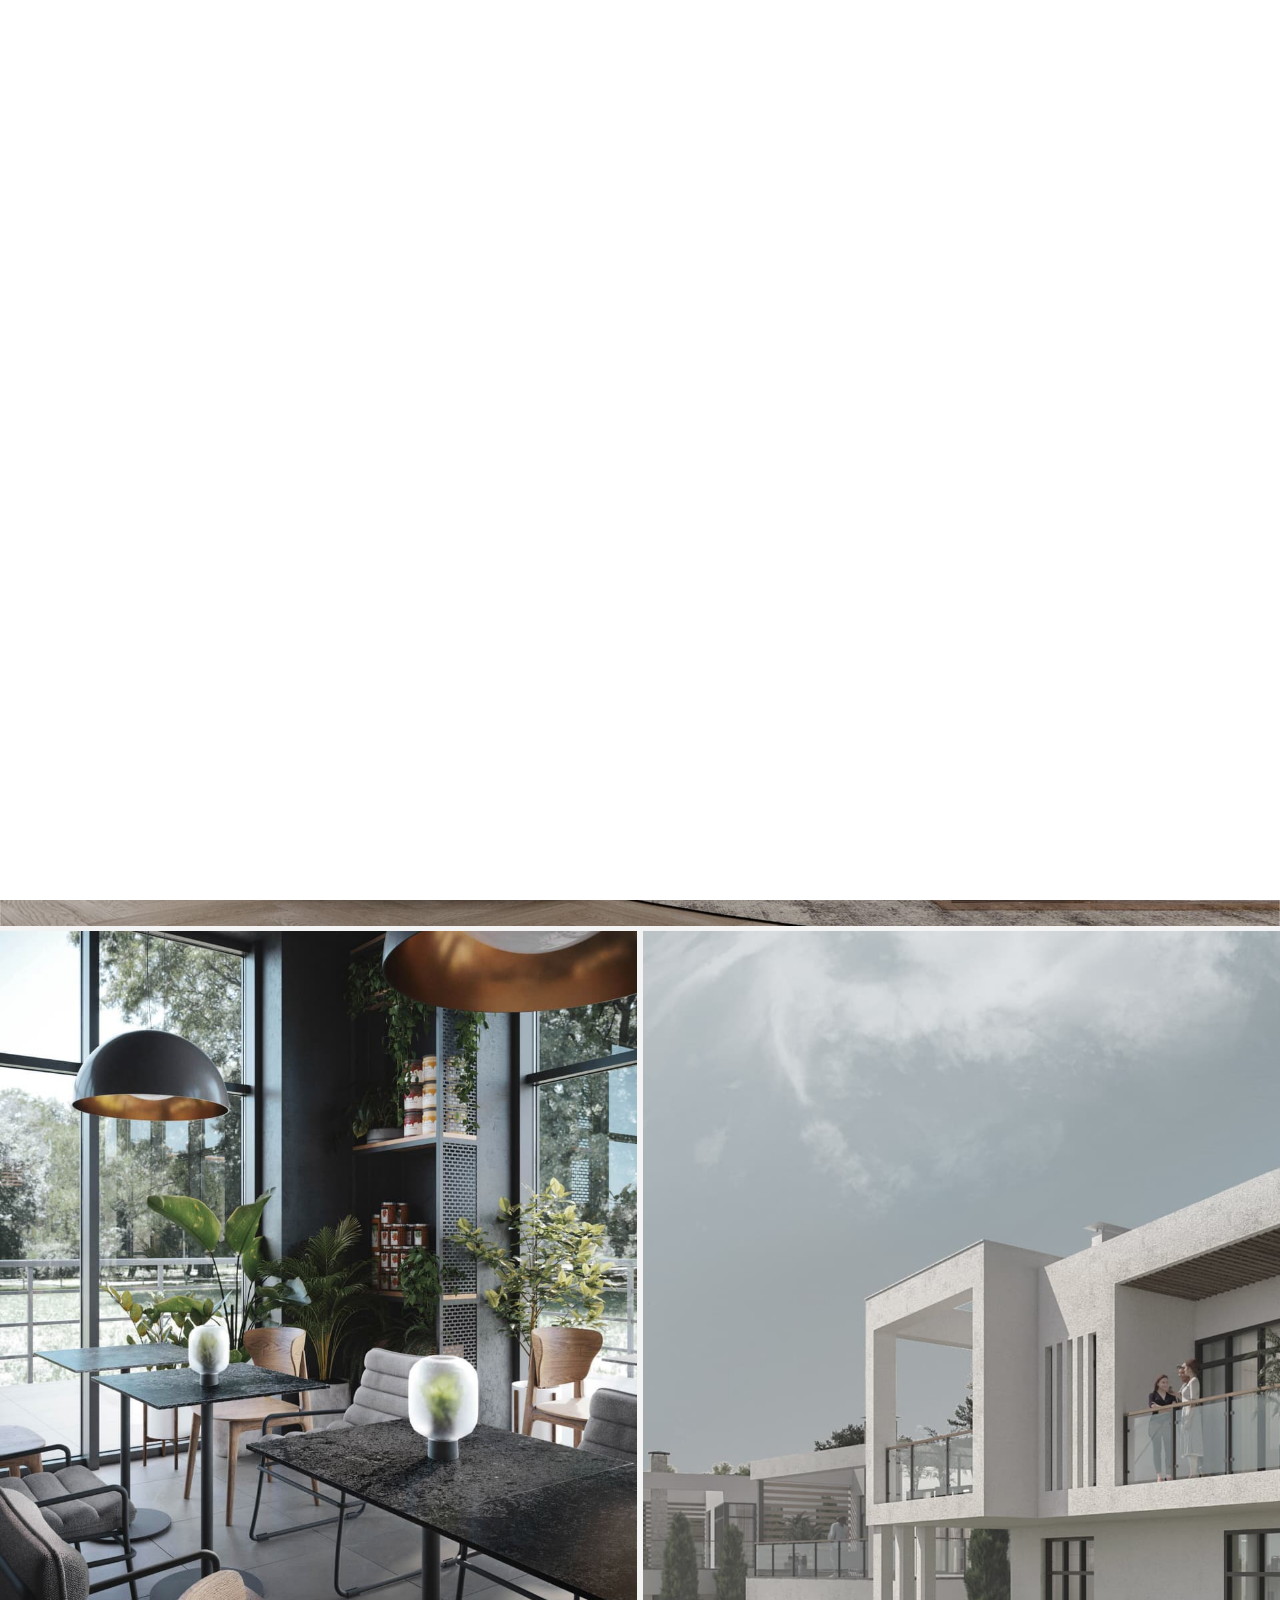
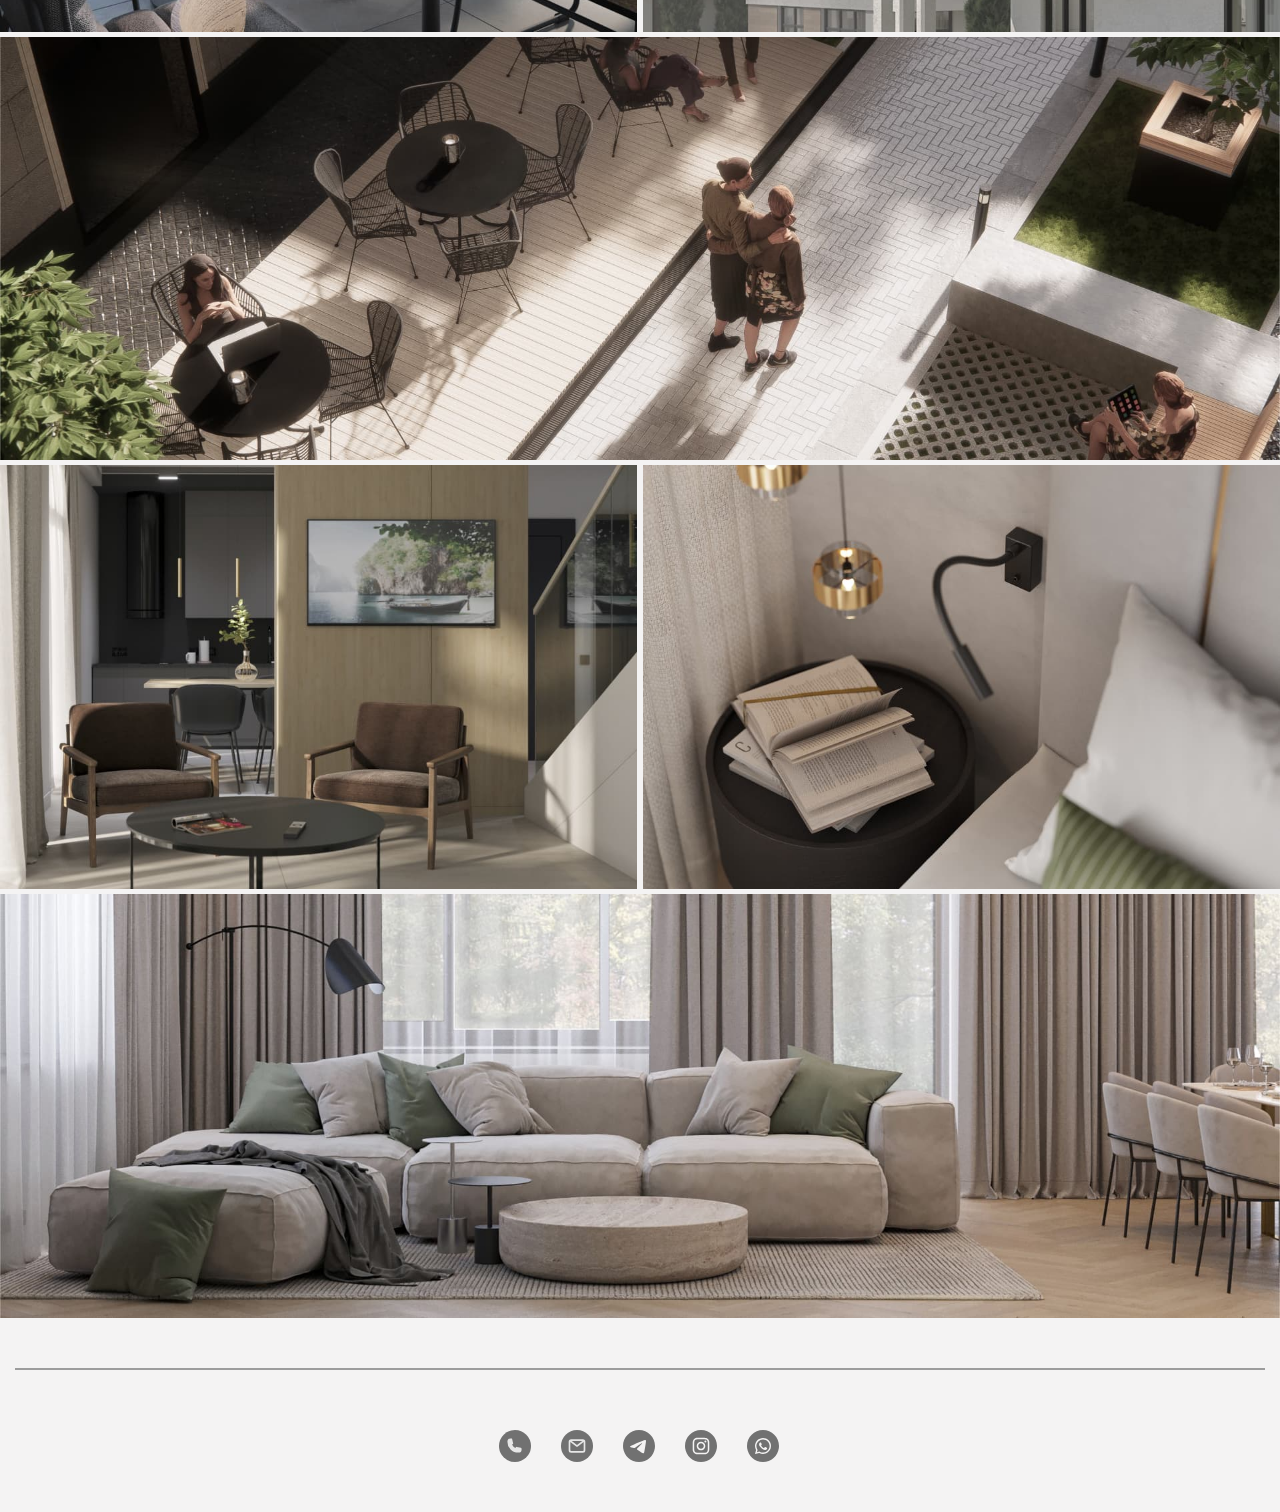
<file: index.html>
<!DOCTYPE html>
<html lang="en">

<head>
    <meta charset="UTF-8">
    <meta http-equiv="X-UA-Compatible" content="IE=edge">
    <meta name="viewport" content="width=device-width, initial-scale=1.0">
    
    <link rel="stylesheet" href="./assets/css/swiper-bundle.min.css">
    <link rel="stylesheet" href="./assets/css/style.min.css">
    <script defer src="./assets/js/main.min.js"></script>
    <script defer src="./assets/js/swiper-bundle.min.js"></script>
    
    
    <title>Архитектурное Бюро Re Space</title>
</head>

<body>
    <div class="wrapper">
        
        <header class="header">
          <div class="container">
            <div class="preloader__scene">
              <div class="progress">
                  <svg width="37" height="40" fill="none" xmlns="http://www.w3.org/2000/svg"><path d="M18.044 1v37.461"  stroke-linecap="round"/><path d="M18.045 1L1 10.276l17.045 9.455 17.045-9.455v18.91L18.045 38.46" stroke-linecap="round" stroke-linejoin="round"/></svg>
              </div>
              <div class="preloader__block"></div>
          </div>   
            <div class="header__nav">
              <a href="./" class="header__logo">
                <img src="./assets/images/logo.svg" alt="">
                <span>re<br>space</span></a>
              <nav class="nav">
                <ul class="nav__list">
                  <li class="nav__item"><a href="./about.html" class="nav__link">О нас</a></li>
                  <li class="nav__item"><a href="./price.html" class="nav__link">Прайс</a></li>
                  <!-- <li class="nav__item"><a href="./contacts.html" class="nav__link">Контакты</a></li> -->
                  <button class="button" id="open-pop-up">Заказать проект</button>
                  <div class="pop-up" id="pop-up">
                    <div class="pop-up__container">
                      <div class="pop-up__body" id="body-pop-up">
                        <div class="contacts">
                          <p>Вы можете связаться с нами удобным для Вас способом:</p>
                          <div class="contacts__wrapper">
                            <div class="contacts__left">
                              <span>whatsapp:</span>
                              <span>telegram</span>
                              <span>почта:</span>
                              <span>телефон:</span>
                              <span>instagram:</span>
                            </div>
                            <div class="contacts__right">
                              <a href="https://api.whatsapp.com/send/?phone=79523941984">+7(952)394-19-84</a>
                              <a href="https://t.me/+79523941984">+7(952)394-19-84</a>
                              <a href="mailto:re_space@gmail.com">re.space.arch@ya.ru</a>
                              <a href="tel:79523941984">+7(952)394-19-84</a>
                              <a href="https://instagram.com/respace.arch" target="_blank">Instagram</a>
                            </div>
                          </div>
                          <p>Рекомендуем предварительно ознакомиться с <a href="./price.html">прайсом</a> на сайте.</p>
                          <div class="pop-up__close" id="close-pop-up"><img src="./assets/images/close-contacts.svg" alt=""></div>
                        </div>
                        <!-- <p>Оставить заявку</p>
                        <form class="js-form-send" method="POST" action="./sendform.php">
                          <input type="text" name="name" placeholder="Имя">
                          <input type="tel" name="tele" placeholder="Телефон">
                          <input type="email" name="email" placeholder="E-Mail">
                          <textarea name="text" id="" cols="30" rows="5" placeholder="Комментарий"></textarea>
                          <button class="js-form-button">Заказать проект</button>
                          <div class="pop-up__close" id="close-pop-up">&#10006</div>
                        </form> -->
                      </div>
                    </div>
                  </div>
                </ul>
                <!-- button-mob btn__menu -->
              </nav>
              <button class="burger js-burger"><span></span></button>
            </div>
          </div>
        </header>        <main>
            <section class="projects">
              <div class="container-big">
            
                <div class="projects__wrapper">
            
            
                  <div class="projects__two-row">
                    <a href="./private-residential-house-myaglovo.html" class="projects__left projects-blur">
                      <img src="./assets/images/myaglovo-index.jpg" alt="Частный жилой дом в Мяглово">
                      <div class="projects__name">Мяглово<br>Частный жилой дом</div>
                    </a>
                    <a href="./ligovsky-city.html" class="projects__right  projects-blur">
                      <img src="./assets/images/ligovskij-siti-index.jpg" alt="Апартаменты - Лиговский сити">
                      <div class="projects__name">Лиговский сити <br>Апартаменты</div>
                    </a>
                  </div>
            
                  <a href="./rajt-park-gostevoj-dom.html" class="projects__one-row  projects-blur">
                    <img src="./assets/images/rajt-park-index.jpg" alt="Райт парк - Гостевой дом">
                    <div class="projects__name">Райт парк <br>Гостевой дом</div>
                  </a>
            
            
                  <div class="projects__two-row">
                    <a href="./kafe-magazin-lamberi.html" class="projects__left  projects-blur">
                      <img src="./assets/images/lamberi-index.jpg" alt="Кафе-магазин - Ламбери">
                      <div class="projects__name">Ламбери <br>Кафе-магазин</div>
                    </a>
                    <a href="./sochi-dom-l.html" class="projects__right  projects-blur">
                      <img src="./assets/images/sochi-l-index.jpg" alt="Сочи дом L">
                      <div class="projects__name">Отель <br>Сочи дом L</div>
                    </a>
                  </div>
            
                  <a href="./apart-otel-blagoustrojstvo.html" class="projects__one-row  projects-blur">
                    <img src="./assets/images/apart-otel-blagoustrojstvo-index.jpg" alt="Апарт-отель - Благоустройство">
                    <div class="projects__name">Апарт-отель <br>Благоустройство</div>
                  </a>
            
                  <div class="projects__two-row">
                    <a href="./sochi-dom-s.html" class="projects__left  projects-blur">
                      <img src="./assets/images/sochi-s-index.jpg" alt="Сочи дом S">
                      <div class="projects__name">Отель <br>Сочи дом S</div>
                    </a>
                    <a href="./apartamenty-ariosto.html" class="projects__right  projects-blur">
                      <img src="./assets/images/ariosto-apartamenty-index.jpg" alt="Ариосто Апартаменты">
                      <div class="projects__name">Ариосто <br>Апартаменты</div>
                    </a>
                  </div>
            
                  <a href="./rajt-park-glavnyj-dom.html" class="projects__one-row  projects-blur">
                    <img src="./assets/images/rajt-park-glavnyj-dom-index.jpg" alt="Райт парк Главный дом">
                    <div class="projects__name">Райт парк <br>Главный дом</div>
                  </a>
            
            
                </div>
            
            
              </div>
            </section>        </main>
        <footer class="footer">
          <div class="container">
        
            <div class="line"></div>
            
            <div class="footer__soc">
              <a href="tel:79523941984" target="_blank"><img src="./assets/images/phone.svg" alt="phone"></a>
              <a href="mailto:re_space@gmail.com" target="_blank"><img src="./assets/images/email.svg" alt="email"></a>
              <a href="https://t.me/+79523941984" target="_blank"><img src="./assets/images/telegram.svg" alt="telegram"></a>
              <a href="https://instagram.com/respace.arch" target="_blank"><img src="./assets/images/instagram.svg" alt="instagram"></a>
              <a href="https://api.whatsapp.com/send/?phone=79523941984" target="_blank"><img src="./assets/images/whatsapp.svg" alt="whatsapp"></a>
            </div>
          </div>
        </footer>    </div>
</body>

</html>
</file>
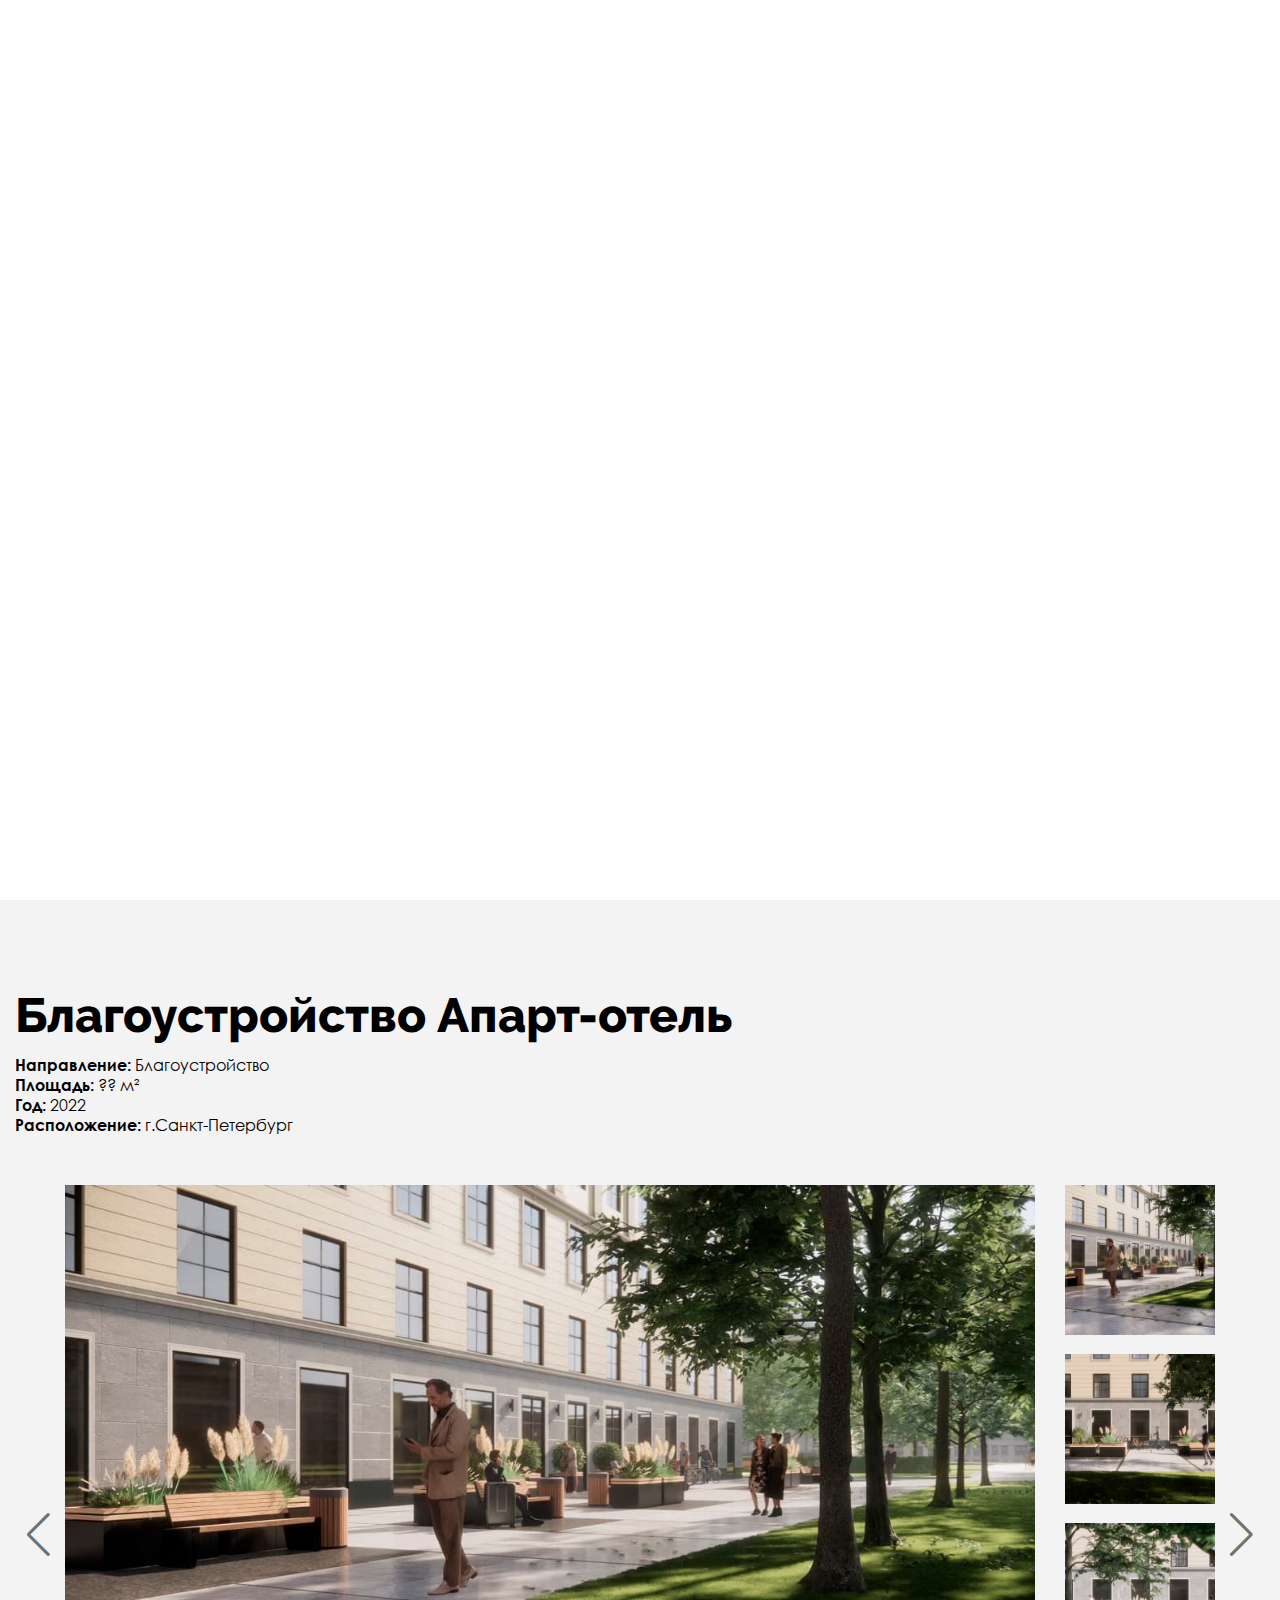
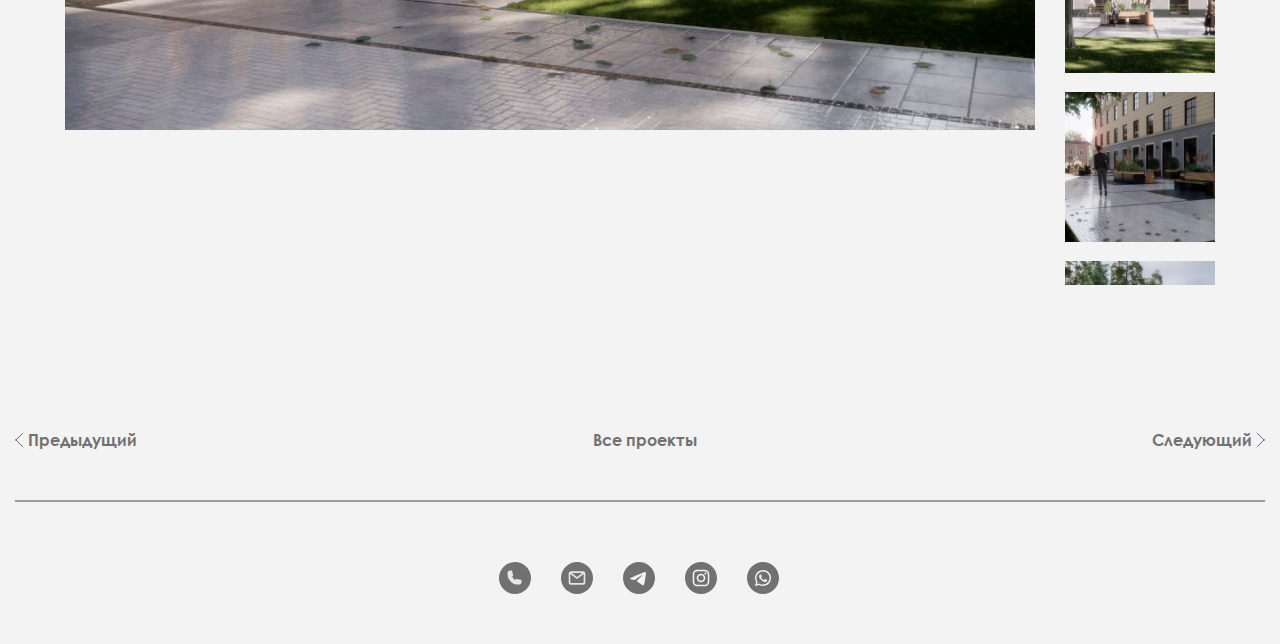
<file: apart-otel-blagoustrojstvo.html>
<!DOCTYPE html>
<html lang="en">

<head>
    <meta charset="UTF-8">
    <meta http-equiv="X-UA-Compatible" content="IE=edge">
    <meta name="viewport" content="width=device-width, initial-scale=1.0">
    
    <link rel="stylesheet" href="./assets/css/swiper-bundle.min.css">
    <link rel="stylesheet" href="./assets/css/style.min.css">
    <script defer src="./assets/js/main.min.js"></script>
    <script defer src="./assets/js/swiper-bundle.min.js"></script>
    
    
    <title>Апарт-отель - Благоустройство</title>
</head>

<body>
    <div class="wrapper">
        
        <header class="header">
          <div class="container">
            <div class="preloader__scene">
              <div class="progress">
                  <svg width="37" height="40" fill="none" xmlns="http://www.w3.org/2000/svg"><path d="M18.044 1v37.461"  stroke-linecap="round"/><path d="M18.045 1L1 10.276l17.045 9.455 17.045-9.455v18.91L18.045 38.46" stroke-linecap="round" stroke-linejoin="round"/></svg>
              </div>
              <div class="preloader__block"></div>
          </div>   
            <div class="header__nav">
              <a href="./" class="header__logo">
                <img src="./assets/images/logo.svg" alt="">
                <span>re<br>space</span></a>
              <nav class="nav">
                <ul class="nav__list">
                  <li class="nav__item"><a href="./about.html" class="nav__link">О нас</a></li>
                  <li class="nav__item"><a href="./price.html" class="nav__link">Прайс</a></li>
                  <!-- <li class="nav__item"><a href="./contacts.html" class="nav__link">Контакты</a></li> -->
                  <button class="button" id="open-pop-up">Заказать проект</button>
                  <div class="pop-up" id="pop-up">
                    <div class="pop-up__container">
                      <div class="pop-up__body" id="body-pop-up">
                        <div class="contacts">
                          <p>Вы можете связаться с нами удобным для Вас способом:</p>
                          <div class="contacts__wrapper">
                            <div class="contacts__left">
                              <span>whatsapp:</span>
                              <span>telegram</span>
                              <span>почта:</span>
                              <span>телефон:</span>
                              <span>instagram:</span>
                            </div>
                            <div class="contacts__right">
                              <a href="https://api.whatsapp.com/send/?phone=79523941984">+7(952)394-19-84</a>
                              <a href="https://t.me/+79523941984">+7(952)394-19-84</a>
                              <a href="mailto:re_space@gmail.com">re.space.arch@ya.ru</a>
                              <a href="tel:79523941984">+7(952)394-19-84</a>
                              <a href="https://instagram.com/respace.arch" target="_blank">Instagram</a>
                            </div>
                          </div>
                          <p>Рекомендуем предварительно ознакомиться с <a href="./price.html">прайсом</a> на сайте.</p>
                          <div class="pop-up__close" id="close-pop-up"><img src="./assets/images/close-contacts.svg" alt=""></div>
                        </div>
                        <!-- <p>Оставить заявку</p>
                        <form class="js-form-send" method="POST" action="./sendform.php">
                          <input type="text" name="name" placeholder="Имя">
                          <input type="tel" name="tele" placeholder="Телефон">
                          <input type="email" name="email" placeholder="E-Mail">
                          <textarea name="text" id="" cols="30" rows="5" placeholder="Комментарий"></textarea>
                          <button class="js-form-button">Заказать проект</button>
                          <div class="pop-up__close" id="close-pop-up">&#10006</div>
                        </form> -->
                      </div>
                    </div>
                  </div>
                </ul>
                <!-- button-mob btn__menu -->
              </nav>
              <button class="burger js-burger"><span></span></button>
            </div>
          </div>
        </header>        <main>
            <section class="project">
              <div class="container-big">
                <div class="project__img">
                  <img src="./assets/images/apart-otel-blagoustrojstvo/apart-otel-blagoustrojstvo-street.jpg"
                    alt="Частный жилой дом в посёлке Мяглово">
                  <div class="button-wrapper">
                    <a href="#!" class="button-el" data-apart-otel="patio">Патио</a>
                    <a href="#!" class="button-el" data-apart-otel="street">Улица</a>
                  </div>
                </div>
              </div>
            
              <div class="container">
                <div class="project__content">
                  <h1 class="project__title">Благоустройство Апарт-отель</h1>
                  <p class="project__description">Направление: <span>Благоустройство</span></p>
                  <p class="project__description">Площадь: <span>?? м²</span></p>
                  <p class="project__description">Год: <span>2022</span></p>
                  <p class="project__description">Расположение: <span>г.Санкт-Петербург</span></p>
                </div>
              </div>
            
              <!-- SLIDER START -->
              <div class="container-s">
                <div class="slider-container">
                  <!-- <div class="slider-top">
                    <div class="slider-buttons"> -->
                  <button class="swiper-button-prev"></button>
                  <button class="swiper-button-next"></button>
                  <!-- </div>
                  </div>
               -->
                  <div class="slider">
                    <div class="slider-main">
                      <div class="swiper-wrapper">
                        <div class="swiper-slide"><img
                            src="./assets/images/apart-otel-blagoustrojstvo/apart-otel-blagoustrojstvo-01.jpg" alt=""></div>
                        <div class="swiper-slide"><img
                            src="./assets/images/apart-otel-blagoustrojstvo/apart-otel-blagoustrojstvo-02.jpg" alt=""></div>
                        <div class="swiper-slide"><img
                            src="./assets/images/apart-otel-blagoustrojstvo/apart-otel-blagoustrojstvo-03.jpg" alt=""></div>
                        <div class="swiper-slide"><img
                            src="./assets/images/apart-otel-blagoustrojstvo/apart-otel-blagoustrojstvo-04.jpg" alt=""></div>
                        <div class="swiper-slide"><img
                            src="./assets/images/apart-otel-blagoustrojstvo/apart-otel-blagoustrojstvo-05.jpg" alt=""></div>
                        <div class="swiper-slide"><img
                            src="./assets/images/apart-otel-blagoustrojstvo/apart-otel-blagoustrojstvo-06.jpg" alt=""></div>
                        <div class="swiper-slide"><img
                            src="./assets/images/apart-otel-blagoustrojstvo/apart-otel-blagoustrojstvo-07.jpg" alt=""></div>
                        <div class="swiper-slide"><img
                            src="./assets/images/apart-otel-blagoustrojstvo/apart-otel-blagoustrojstvo-08.jpg" alt=""></div>
                        <div class="swiper-slide"><img
                            src="./assets/images/apart-otel-blagoustrojstvo/apart-otel-blagoustrojstvo-09.jpg" alt=""></div>
                        <div class="swiper-slide"><img
                            src="./assets/images/apart-otel-blagoustrojstvo/apart-otel-blagoustrojstvo-10.jpg" alt=""></div>
                        <div class="swiper-slide"><img
                            src="./assets/images/apart-otel-blagoustrojstvo/apart-otel-blagoustrojstvo-11.jpg" alt=""></div>
                        <div class="swiper-slide"><img
                            src="./assets/images/apart-otel-blagoustrojstvo/apart-otel-blagoustrojstvo-12.jpg" alt=""></div>
                        <div class="swiper-slide"><img
                            src="./assets/images/apart-otel-blagoustrojstvo/apart-otel-blagoustrojstvo-13.jpg" alt=""></div>
                        <div class="swiper-slide"><img
                            src="./assets/images/apart-otel-blagoustrojstvo/apart-otel-blagoustrojstvo-20.jpg" alt=""></div>
                        <div class="swiper-slide"><img
                            src="./assets/images/apart-otel-blagoustrojstvo/apart-otel-blagoustrojstvo-21.jpg" alt=""></div>
                      </div>
                    </div>
            
                    <div class="slider-nav">
                      <div class="swiper-wrapper">
                        <div class="swiper-slide"><img
                            src="./assets/images/apart-otel-blagoustrojstvo/apart-otel-blagoustrojstvo-01.jpg" alt=""></div>
                        <div class="swiper-slide"><img
                            src="./assets/images/apart-otel-blagoustrojstvo/apart-otel-blagoustrojstvo-02.jpg" alt=""></div>
                        <div class="swiper-slide"><img
                            src="./assets/images/apart-otel-blagoustrojstvo/apart-otel-blagoustrojstvo-03.jpg" alt=""></div>
                        <div class="swiper-slide"><img
                            src="./assets/images/apart-otel-blagoustrojstvo/apart-otel-blagoustrojstvo-04.jpg" alt=""></div>
                        <div class="swiper-slide"><img
                            src="./assets/images/apart-otel-blagoustrojstvo/apart-otel-blagoustrojstvo-05.jpg" alt=""></div>
                        <div class="swiper-slide"><img
                            src="./assets/images/apart-otel-blagoustrojstvo/apart-otel-blagoustrojstvo-06.jpg" alt=""></div>
                        <div class="swiper-slide"><img
                            src="./assets/images/apart-otel-blagoustrojstvo/apart-otel-blagoustrojstvo-07.jpg" alt=""></div>
                        <div class="swiper-slide"><img
                            src="./assets/images/apart-otel-blagoustrojstvo/apart-otel-blagoustrojstvo-08.jpg" alt=""></div>
                        <div class="swiper-slide"><img
                            src="./assets/images/apart-otel-blagoustrojstvo/apart-otel-blagoustrojstvo-09.jpg" alt=""></div>
                        <div class="swiper-slide"><img
                            src="./assets/images/apart-otel-blagoustrojstvo/apart-otel-blagoustrojstvo-10.jpg" alt=""></div>
                        <div class="swiper-slide"><img
                            src="./assets/images/apart-otel-blagoustrojstvo/apart-otel-blagoustrojstvo-11.jpg" alt=""></div>
                        <div class="swiper-slide"><img
                            src="./assets/images/apart-otel-blagoustrojstvo/apart-otel-blagoustrojstvo-12.jpg" alt=""></div>
                        <div class="swiper-slide"><img
                            src="./assets/images/apart-otel-blagoustrojstvo/apart-otel-blagoustrojstvo-13.jpg" alt=""></div>
                        <div class="swiper-slide"><img
                            src="./assets/images/apart-otel-blagoustrojstvo/apart-otel-blagoustrojstvo-20.jpg" alt=""></div>
                        <div class="swiper-slide"><img
                            src="./assets/images/apart-otel-blagoustrojstvo/apart-otel-blagoustrojstvo-21.jpg" alt=""></div>
                      </div>
                    </div>
                  </div>
                </div>
              </div>
            
            
            
              <!-- <div class="slider">
            
                  <div class="slider__list">
                    <div class="slider__list-navigation">
                      <img class="slider__arrow-left" src="./assets/images/arrow-left.svg" alt="">
                      <img class="slider__arrow-right" src="./assets/images/arrow-right.svg" alt="">
                    </div>
                    <div class="slider__item"><img src="./assets/images/myaglovo/myaglovo-01.jpg"
                        alt="Частный жилой дом в Мяглово фото 1"></div>
                    <div class="slider__item"><img src="./assets/images/myaglovo/myaglovo-02.jpg"
                        alt="Частный жилой дом в Мяглово фото 2"></div>
                    <div class="slider__item"><img src="./assets/images/myaglovo/myaglovo-04.jpg"
                        alt="Частный жилой дом в Мяглово фото 3"></div>
                  </div>
            
                  <div class="slider__nav">
                    <img src="./assets/images/myaglovo/myaglovo-01.jpg" alt="Частный жилой дом в Мяглово фото 1">
                    <img src="./assets/images/myaglovo/myaglovo-02.jpg" alt="Частный жилой дом в Мяглово фото 2">
                    <img src="./assets/images/myaglovo/myaglovo-03.jpg" alt="Частный жилой дом в Мяглово фото 3">
                  </div>
            
                </div> -->
            
              <!-- SLIDER END -->
            
              <div class="container">
                <div class="linking">
                  <a href="./sochi-dom-l.html" class="linking__prev">
            
                    <svg width="8" height="14" xmlns="http://www.w3.org/2000/svg">
                      <path d="M6.98 12.97L1 6.99m5.98 5.98L1 6.99m5.98 5.98L1 6.99M6.98 1L1 6.98M6.98 1L1 6.98M6.98 1L1 6.98"
                        stroke-linecap="round" />
                    </svg>
            
                    <span>Предыдущий</span></a>
                  <a href="./">Все проекты</a>
                  <a href="./sochi-dom-s.html" class="linking__next">
            
                    <span>Следующий</span>
            
                    <svg width="8" height="14" xmlns="http://www.w3.org/2000/svg">
                      <path d="M1 1l5.98 5.98M1 1l5.98 5.98M1 1l5.98 5.98M1 12.97l5.98-5.98M1 12.97l5.98-5.98M1 12.97l5.98-5.98"
                        stroke-linecap="round" />
                    </svg></a>
                </div>
              </div>
            
            
            </section>        </main>
        <footer class="footer">
          <div class="container">
        
            <div class="line"></div>
            
            <div class="footer__soc">
              <a href="tel:79523941984" target="_blank"><img src="./assets/images/phone.svg" alt="phone"></a>
              <a href="mailto:re_space@gmail.com" target="_blank"><img src="./assets/images/email.svg" alt="email"></a>
              <a href="https://t.me/+79523941984" target="_blank"><img src="./assets/images/telegram.svg" alt="telegram"></a>
              <a href="https://instagram.com/respace.arch" target="_blank"><img src="./assets/images/instagram.svg" alt="instagram"></a>
              <a href="https://api.whatsapp.com/send/?phone=79523941984" target="_blank"><img src="./assets/images/whatsapp.svg" alt="whatsapp"></a>
            </div>
          </div>
        </footer>    </div>
</body>

</html>
</file>
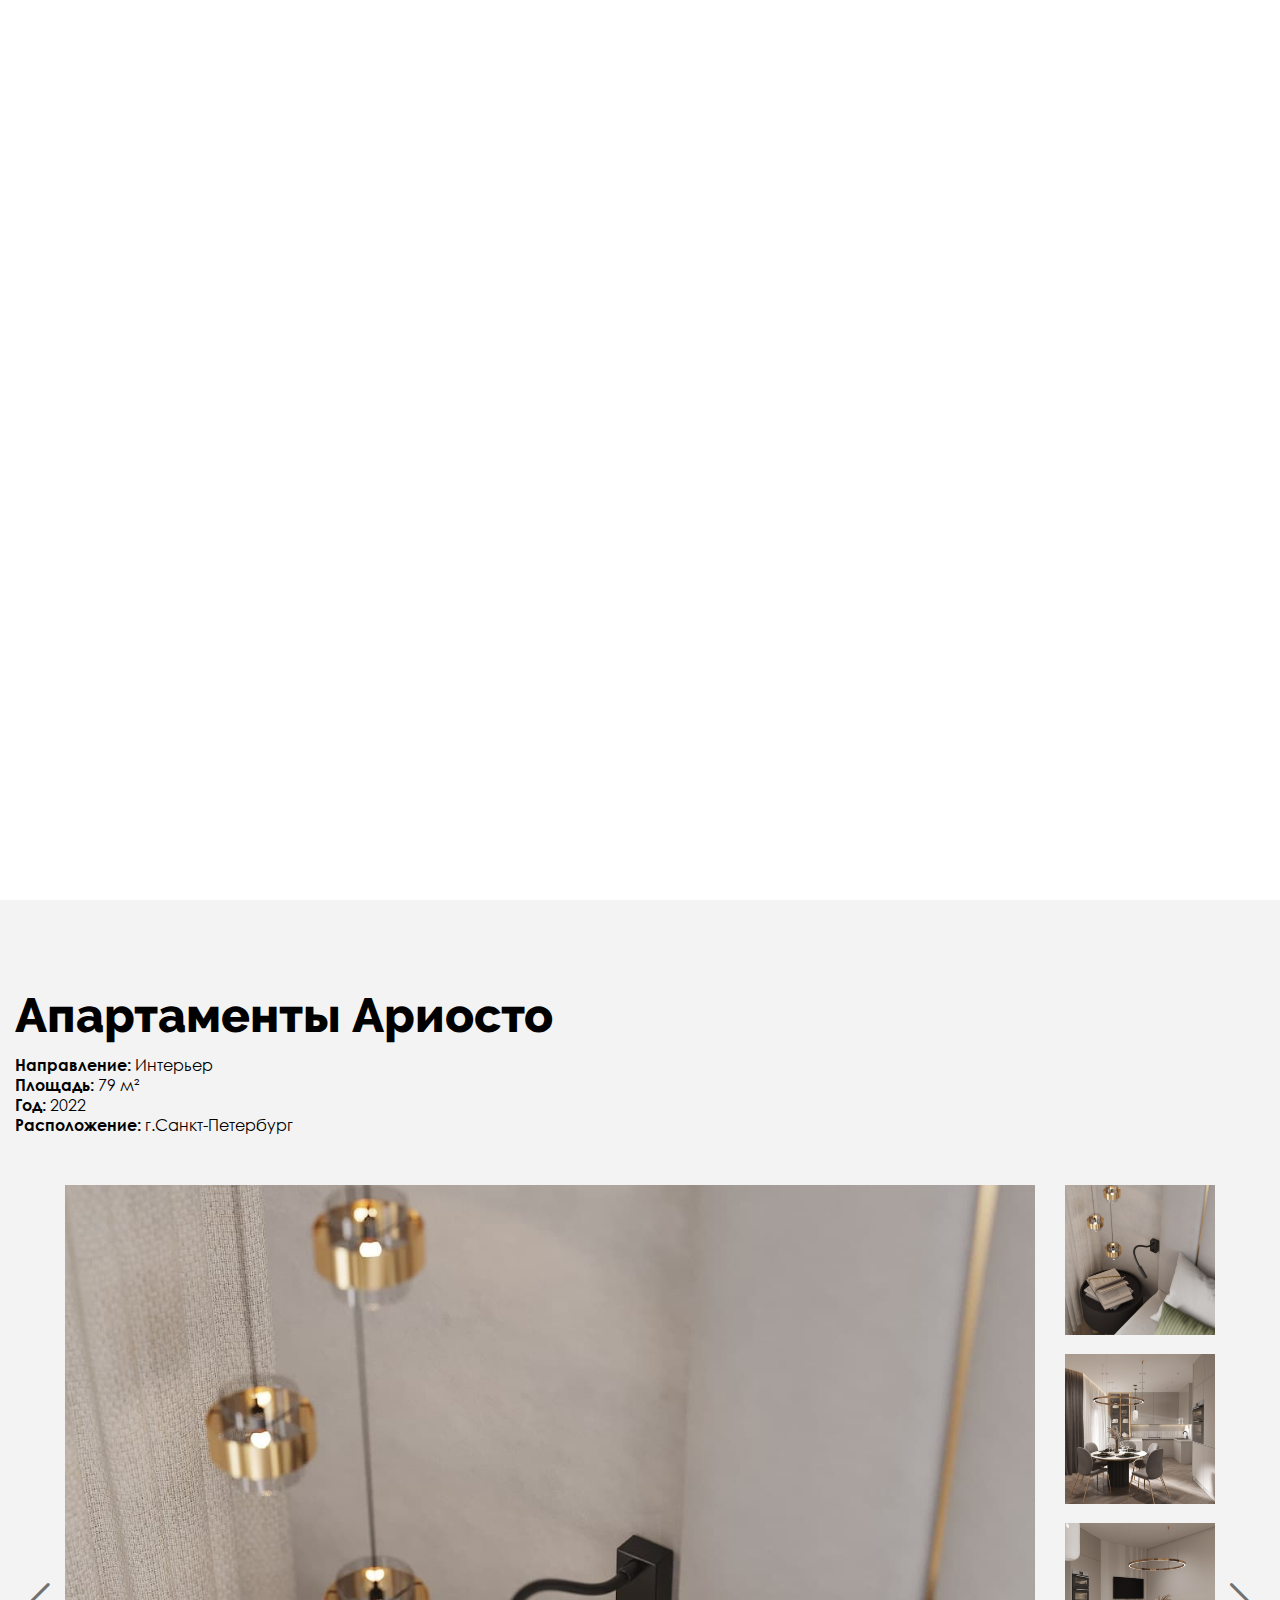
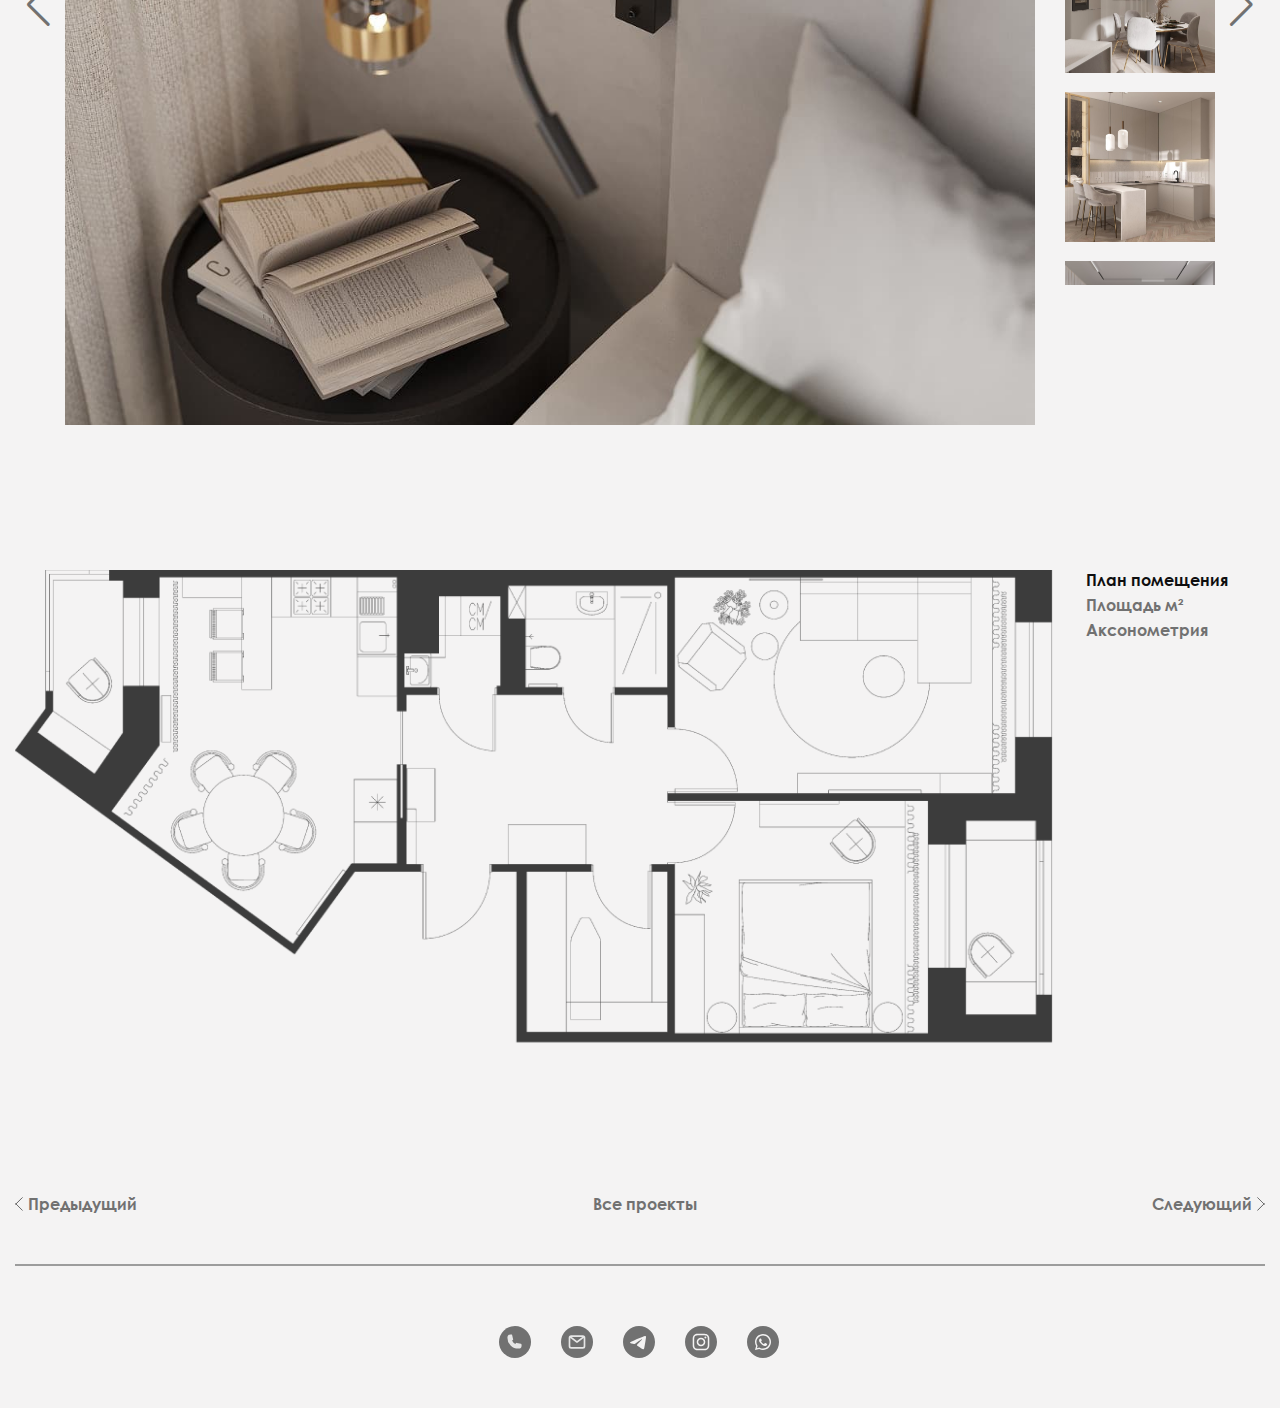
<file: apartamenty-ariosto.html>
<!DOCTYPE html>
<html lang="en">

<head>
    <meta charset="UTF-8">
    <meta http-equiv="X-UA-Compatible" content="IE=edge">
    <meta name="viewport" content="width=device-width, initial-scale=1.0">
    
    <link rel="stylesheet" href="./assets/css/swiper-bundle.min.css">
    <link rel="stylesheet" href="./assets/css/style.min.css">
    <script defer src="./assets/js/main.min.js"></script>
    <script defer src="./assets/js/swiper-bundle.min.js"></script>
    
    
    <title>Апартаменты Ариосто</title>
</head>

<body>
    <div class="wrapper">
        
        <header class="header">
          <div class="container">
            <div class="preloader__scene">
              <div class="progress">
                  <svg width="37" height="40" fill="none" xmlns="http://www.w3.org/2000/svg"><path d="M18.044 1v37.461"  stroke-linecap="round"/><path d="M18.045 1L1 10.276l17.045 9.455 17.045-9.455v18.91L18.045 38.46" stroke-linecap="round" stroke-linejoin="round"/></svg>
              </div>
              <div class="preloader__block"></div>
          </div>   
            <div class="header__nav">
              <a href="./" class="header__logo">
                <img src="./assets/images/logo.svg" alt="">
                <span>re<br>space</span></a>
              <nav class="nav">
                <ul class="nav__list">
                  <li class="nav__item"><a href="./about.html" class="nav__link">О нас</a></li>
                  <li class="nav__item"><a href="./price.html" class="nav__link">Прайс</a></li>
                  <!-- <li class="nav__item"><a href="./contacts.html" class="nav__link">Контакты</a></li> -->
                  <button class="button" id="open-pop-up">Заказать проект</button>
                  <div class="pop-up" id="pop-up">
                    <div class="pop-up__container">
                      <div class="pop-up__body" id="body-pop-up">
                        <div class="contacts">
                          <p>Вы можете связаться с нами удобным для Вас способом:</p>
                          <div class="contacts__wrapper">
                            <div class="contacts__left">
                              <span>whatsapp:</span>
                              <span>telegram</span>
                              <span>почта:</span>
                              <span>телефон:</span>
                              <span>instagram:</span>
                            </div>
                            <div class="contacts__right">
                              <a href="https://api.whatsapp.com/send/?phone=79523941984">+7(952)394-19-84</a>
                              <a href="https://t.me/+79523941984">+7(952)394-19-84</a>
                              <a href="mailto:re_space@gmail.com">re.space.arch@ya.ru</a>
                              <a href="tel:79523941984">+7(952)394-19-84</a>
                              <a href="https://instagram.com/respace.arch" target="_blank">Instagram</a>
                            </div>
                          </div>
                          <p>Рекомендуем предварительно ознакомиться с <a href="./price.html">прайсом</a> на сайте.</p>
                          <div class="pop-up__close" id="close-pop-up"><img src="./assets/images/close-contacts.svg" alt=""></div>
                        </div>
                        <!-- <p>Оставить заявку</p>
                        <form class="js-form-send" method="POST" action="./sendform.php">
                          <input type="text" name="name" placeholder="Имя">
                          <input type="tel" name="tele" placeholder="Телефон">
                          <input type="email" name="email" placeholder="E-Mail">
                          <textarea name="text" id="" cols="30" rows="5" placeholder="Комментарий"></textarea>
                          <button class="js-form-button">Заказать проект</button>
                          <div class="pop-up__close" id="close-pop-up">&#10006</div>
                        </form> -->
                      </div>
                    </div>
                  </div>
                </ul>
                <!-- button-mob btn__menu -->
              </nav>
              <button class="burger js-burger"><span></span></button>
            </div>
          </div>
        </header>        <main>
            <section class="project">
              <div class="container-big">
                <div class="project__img">
                  <img src="./assets/images/apartamenty-ariosto/ariosto-big.jpg" alt="Апартаменты Ариосто">
                </div>
              </div>
            
              <div class="container">
                <div class="project__content">
                  <h1 class="project__title">Апартаменты Ариосто</h1>
                  <p class="project__description">Направление: <span>Интерьер</span></p>
                  <p class="project__description">Площадь: <span>79 м²</span></p>
                  <p class="project__description">Год: <span>2022</span></p>
                  <p class="project__description">Расположение: <span>г.Санкт-Петербург</span></p>
                </div>
              </div>
            
              <!-- SLIDER START -->
              <div class="container-s">
                <div class="slider-container">
                  <!-- <div class="slider-top">
                    <div class="slider-buttons"> -->
                  <button class="swiper-button-prev"></button>
                  <button class="swiper-button-next"></button>
                  <!-- </div>
                  </div>
               -->
                  <div class="slider">
            
            
                    <div class="slider-main">
                      <div class="swiper-wrapper">
                        <div class="swiper-slide"><img src="./assets/images/apartamenty-ariosto/ariosto-01.jpg" alt=""></div>
                        <div class="swiper-slide"><img src="./assets/images/apartamenty-ariosto/ariosto-02.jpg" alt=""></div>
                        <div class="swiper-slide"><img src="./assets/images/apartamenty-ariosto/ariosto-03.jpg" alt=""></div>
                        <div class="swiper-slide"><img src="./assets/images/apartamenty-ariosto/ariosto-04.jpg" alt=""></div>
                        <div class="swiper-slide"><img src="./assets/images/apartamenty-ariosto/ariosto-05.jpg" alt=""></div>
                        <div class="swiper-slide"><img src="./assets/images/apartamenty-ariosto/ariosto-06.jpg" alt=""></div>
                        <div class="swiper-slide"><img src="./assets/images/apartamenty-ariosto/ariosto-07.jpg" alt=""></div>
                        <div class="swiper-slide"><img src="./assets/images/apartamenty-ariosto/ariosto-08.jpg" alt=""></div>
                        <div class="swiper-slide"><img src="./assets/images/apartamenty-ariosto/ariosto-09.jpg" alt=""></div>
                        <div class="swiper-slide"><img src="./assets/images/apartamenty-ariosto/ariosto-10.jpg" alt=""></div>
                        <div class="swiper-slide"><img src="./assets/images/apartamenty-ariosto/ariosto-11.jpg" alt=""></div>
                        <div class="swiper-slide"><img src="./assets/images/apartamenty-ariosto/ariosto-12.jpg" alt=""></div>
                        <div class="swiper-slide"><img src="./assets/images/apartamenty-ariosto/ariosto-13.jpg" alt=""></div>
                        <div class="swiper-slide"><img src="./assets/images/apartamenty-ariosto/ariosto-14.jpg" alt=""></div>
                        <div class="swiper-slide"><img src="./assets/images/apartamenty-ariosto/ariosto-15.jpg" alt=""></div>
                        <div class="swiper-slide"><img src="./assets/images/apartamenty-ariosto/ariosto-16.jpg" alt=""></div>
                        <div class="swiper-slide"><img src="./assets/images/apartamenty-ariosto/ariosto-17.jpg" alt=""></div>
                        <div class="swiper-slide"><img src="./assets/images/apartamenty-ariosto/ariosto-18.jpg" alt=""></div>
                        <div class="swiper-slide"><img src="./assets/images/apartamenty-ariosto/ariosto-19.jpg" alt=""></div>
                        <div class="swiper-slide"><img src="./assets/images/apartamenty-ariosto/ariosto-20.jpg" alt=""></div>
                        <div class="swiper-slide"><img src="./assets/images/apartamenty-ariosto/ariosto-21.jpg" alt=""></div>
            
                      </div>
                    </div>
            
                    <div class="slider-nav">
                      <div class="swiper-wrapper">
                        <div class="swiper-slide"><img src="./assets/images/apartamenty-ariosto/ariosto-01.jpg" alt=""></div>
                        <div class="swiper-slide"><img src="./assets/images/apartamenty-ariosto/ariosto-02.jpg" alt=""></div>
                        <div class="swiper-slide"><img src="./assets/images/apartamenty-ariosto/ariosto-03.jpg" alt=""></div>
                        <div class="swiper-slide"><img src="./assets/images/apartamenty-ariosto/ariosto-04.jpg" alt=""></div>
                        <div class="swiper-slide"><img src="./assets/images/apartamenty-ariosto/ariosto-05.jpg" alt=""></div>
                        <div class="swiper-slide"><img src="./assets/images/apartamenty-ariosto/ariosto-06.jpg" alt=""></div>
                        <div class="swiper-slide"><img src="./assets/images/apartamenty-ariosto/ariosto-07.jpg" alt=""></div>
                        <div class="swiper-slide"><img src="./assets/images/apartamenty-ariosto/ariosto-08.jpg" alt=""></div>
                        <div class="swiper-slide"><img src="./assets/images/apartamenty-ariosto/ariosto-09.jpg" alt=""></div>
                        <div class="swiper-slide"><img src="./assets/images/apartamenty-ariosto/ariosto-10.jpg" alt=""></div>
                        <div class="swiper-slide"><img src="./assets/images/apartamenty-ariosto/ariosto-11.jpg" alt=""></div>
                        <div class="swiper-slide"><img src="./assets/images/apartamenty-ariosto/ariosto-12.jpg" alt=""></div>
                        <div class="swiper-slide"><img src="./assets/images/apartamenty-ariosto/ariosto-13.jpg" alt=""></div>
                        <div class="swiper-slide"><img src="./assets/images/apartamenty-ariosto/ariosto-14.jpg" alt=""></div>
                        <div class="swiper-slide"><img src="./assets/images/apartamenty-ariosto/ariosto-15.jpg" alt=""></div>
                        <div class="swiper-slide"><img src="./assets/images/apartamenty-ariosto/ariosto-16.jpg" alt=""></div>
                        <div class="swiper-slide"><img src="./assets/images/apartamenty-ariosto/ariosto-17.jpg" alt=""></div>
                        <div class="swiper-slide"><img src="./assets/images/apartamenty-ariosto/ariosto-18.jpg" alt=""></div>
                        <div class="swiper-slide"><img src="./assets/images/apartamenty-ariosto/ariosto-19.jpg" alt=""></div>
                        <div class="swiper-slide"><img src="./assets/images/apartamenty-ariosto/ariosto-20.jpg" alt=""></div>
                        <div class="swiper-slide"><img src="./assets/images/apartamenty-ariosto/ariosto-21.jpg" alt=""></div>
                      </div>
                    </div>
            
            
                  </div>
                </div>
              </div>
            
            
            
              <!-- <div class="slider">
            
                  <div class="slider__list">
                    <div class="slider__list-navigation">
                      <img class="slider__arrow-left" src="./assets/images/arrow-left.svg" alt="">
                      <img class="slider__arrow-right" src="./assets/images/arrow-right.svg" alt="">
                    </div>
                    <div class="slider__item"><img src="./assets/images/myaglovo/myaglovo-01.jpg"
                        alt="Частный жилой дом в Мяглово фото 1"></div>
                    <div class="slider__item"><img src="./assets/images/myaglovo/myaglovo-02.jpg"
                        alt="Частный жилой дом в Мяглово фото 2"></div>
                    <div class="slider__item"><img src="./assets/images/myaglovo/myaglovo-04.jpg"
                        alt="Частный жилой дом в Мяглово фото 3"></div>
                  </div>
            
                  <div class="slider__nav">
                    <img src="./assets/images/myaglovo/myaglovo-01.jpg" alt="Частный жилой дом в Мяглово фото 1">
                    <img src="./assets/images/myaglovo/myaglovo-02.jpg" alt="Частный жилой дом в Мяглово фото 2">
                    <img src="./assets/images/myaglovo/myaglovo-03.jpg" alt="Частный жилой дом в Мяглово фото 3">
                  </div>
            
                </div> -->
            
              <!-- SLIDER END -->
              <!-- PLANE START -->
            
              <!-- PLANE START -->
              <div class="container">
                <div class="plane">
                  <div class="plane__img">
                    <img src="./assets/images/apartamenty-ariosto/plan-ariosto.png" data-plan="plan" alt="План">
                    <img class="none" src="./assets/images/apartamenty-ariosto/square-ariosto.png" data-squares="squares"
                      alt="Площади">
                    <img class="none" src="./assets/images/apartamenty-ariosto/fasad-ariosto.png" data-fasad="fasad" alt="">
                  </div>
                  <div class="plane__nav">
                    <div class="plane__nav-item plane-nav acticve-color">План помещения</div>
                    <div class="plane__nav-item squares">Площадь м²</div>
                    <div class="plane__nav-item fasade">Аксонометрия</div>
                  </div>
                </div>
            
                <!-- PLANE END -->
            
                <div class="linking">
                  <a href="./sochi-dom-s.html" class="linking__prev">
            
                    <svg width="8" height="14" xmlns="http://www.w3.org/2000/svg">
                      <path d="M6.98 12.97L1 6.99m5.98 5.98L1 6.99m5.98 5.98L1 6.99M6.98 1L1 6.98M6.98 1L1 6.98M6.98 1L1 6.98"
                        stroke-linecap="round" />
                    </svg>
            
                    <span>Предыдущий</span></a>
                  <a href="./">Все проекты</a>
                  <a href="./rajt-park-glavnyj-dom.html" class="linking__next">
            
                    <span>Следующий</span>
            
                    <svg width="8" height="14" xmlns="http://www.w3.org/2000/svg">
                      <path d="M1 1l5.98 5.98M1 1l5.98 5.98M1 1l5.98 5.98M1 12.97l5.98-5.98M1 12.97l5.98-5.98M1 12.97l5.98-5.98"
                        stroke-linecap="round" />
                    </svg></a>
            
                </div>
              </div>
            
            
            </section>        </main>
        <footer class="footer">
          <div class="container">
        
            <div class="line"></div>
            
            <div class="footer__soc">
              <a href="tel:79523941984" target="_blank"><img src="./assets/images/phone.svg" alt="phone"></a>
              <a href="mailto:re_space@gmail.com" target="_blank"><img src="./assets/images/email.svg" alt="email"></a>
              <a href="https://t.me/+79523941984" target="_blank"><img src="./assets/images/telegram.svg" alt="telegram"></a>
              <a href="https://instagram.com/respace.arch" target="_blank"><img src="./assets/images/instagram.svg" alt="instagram"></a>
              <a href="https://api.whatsapp.com/send/?phone=79523941984" target="_blank"><img src="./assets/images/whatsapp.svg" alt="whatsapp"></a>
            </div>
          </div>
        </footer>    </div>
</body>

</html>
</file>
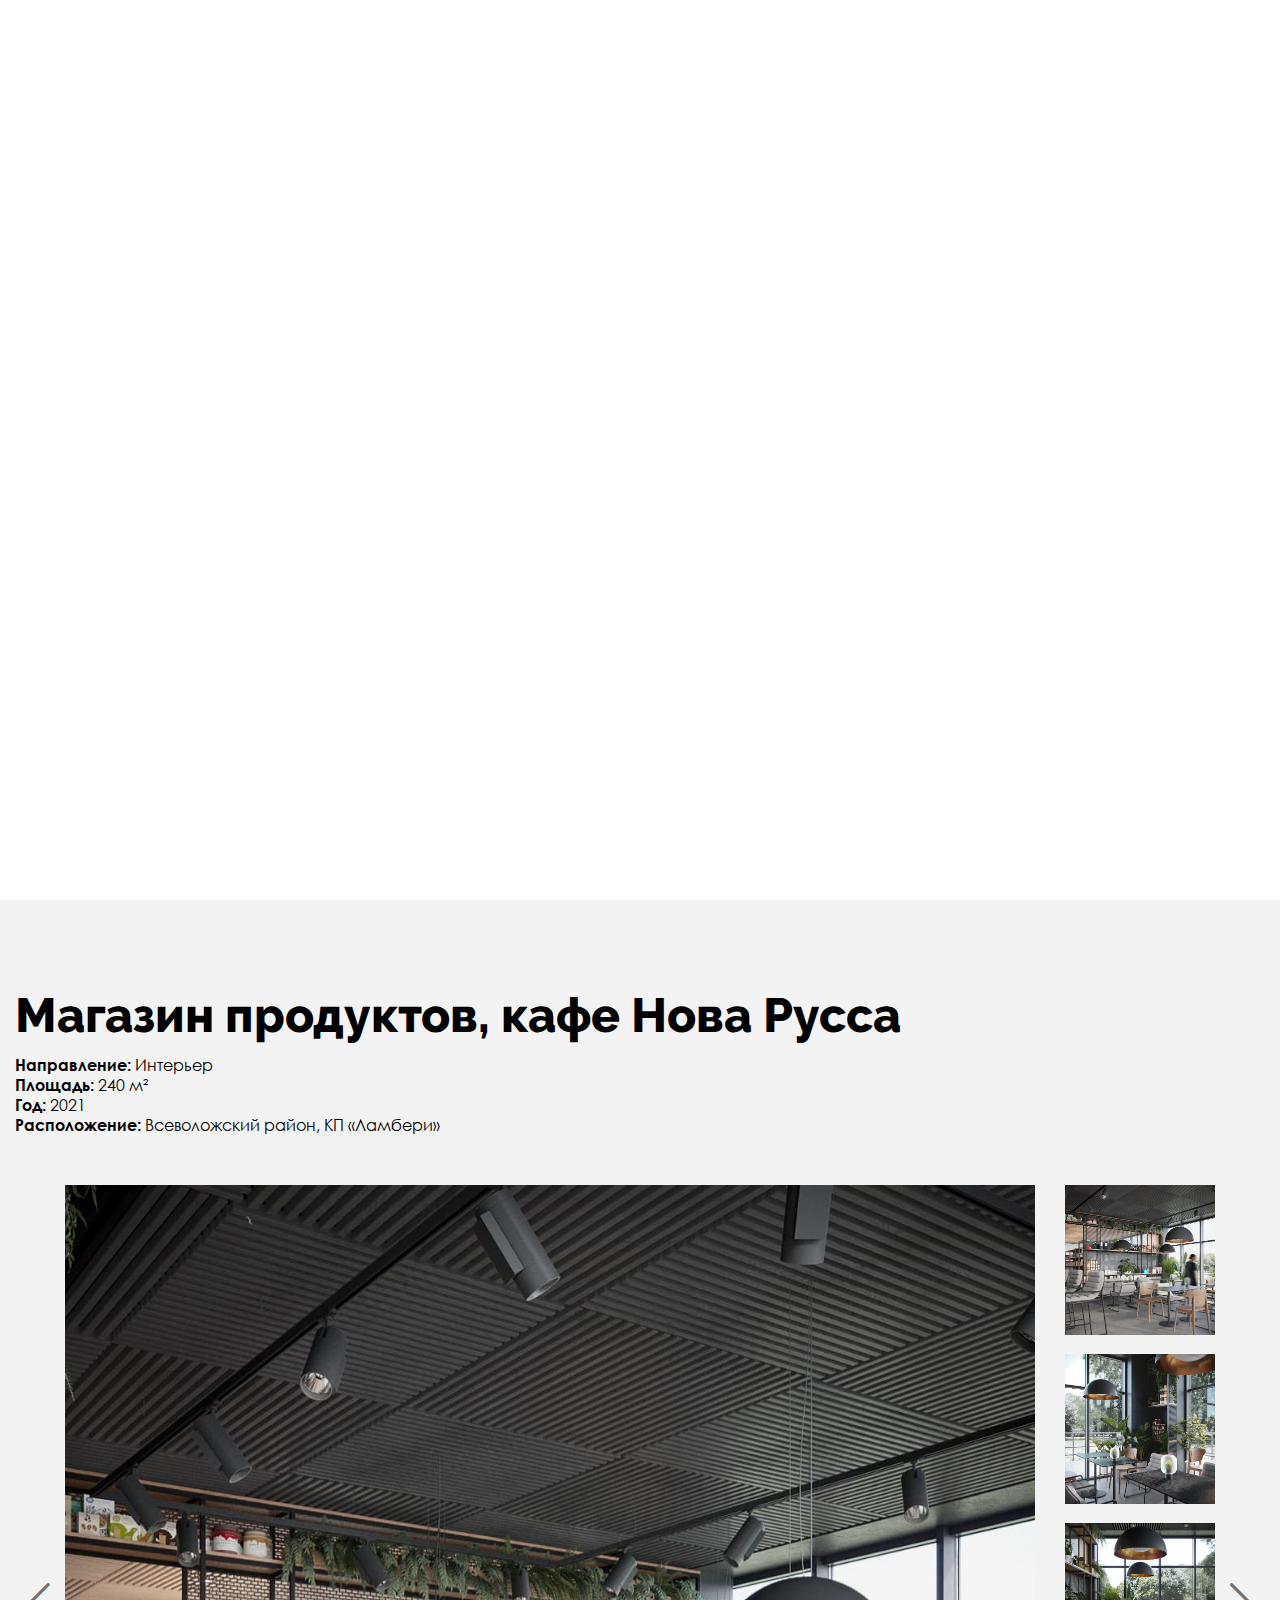
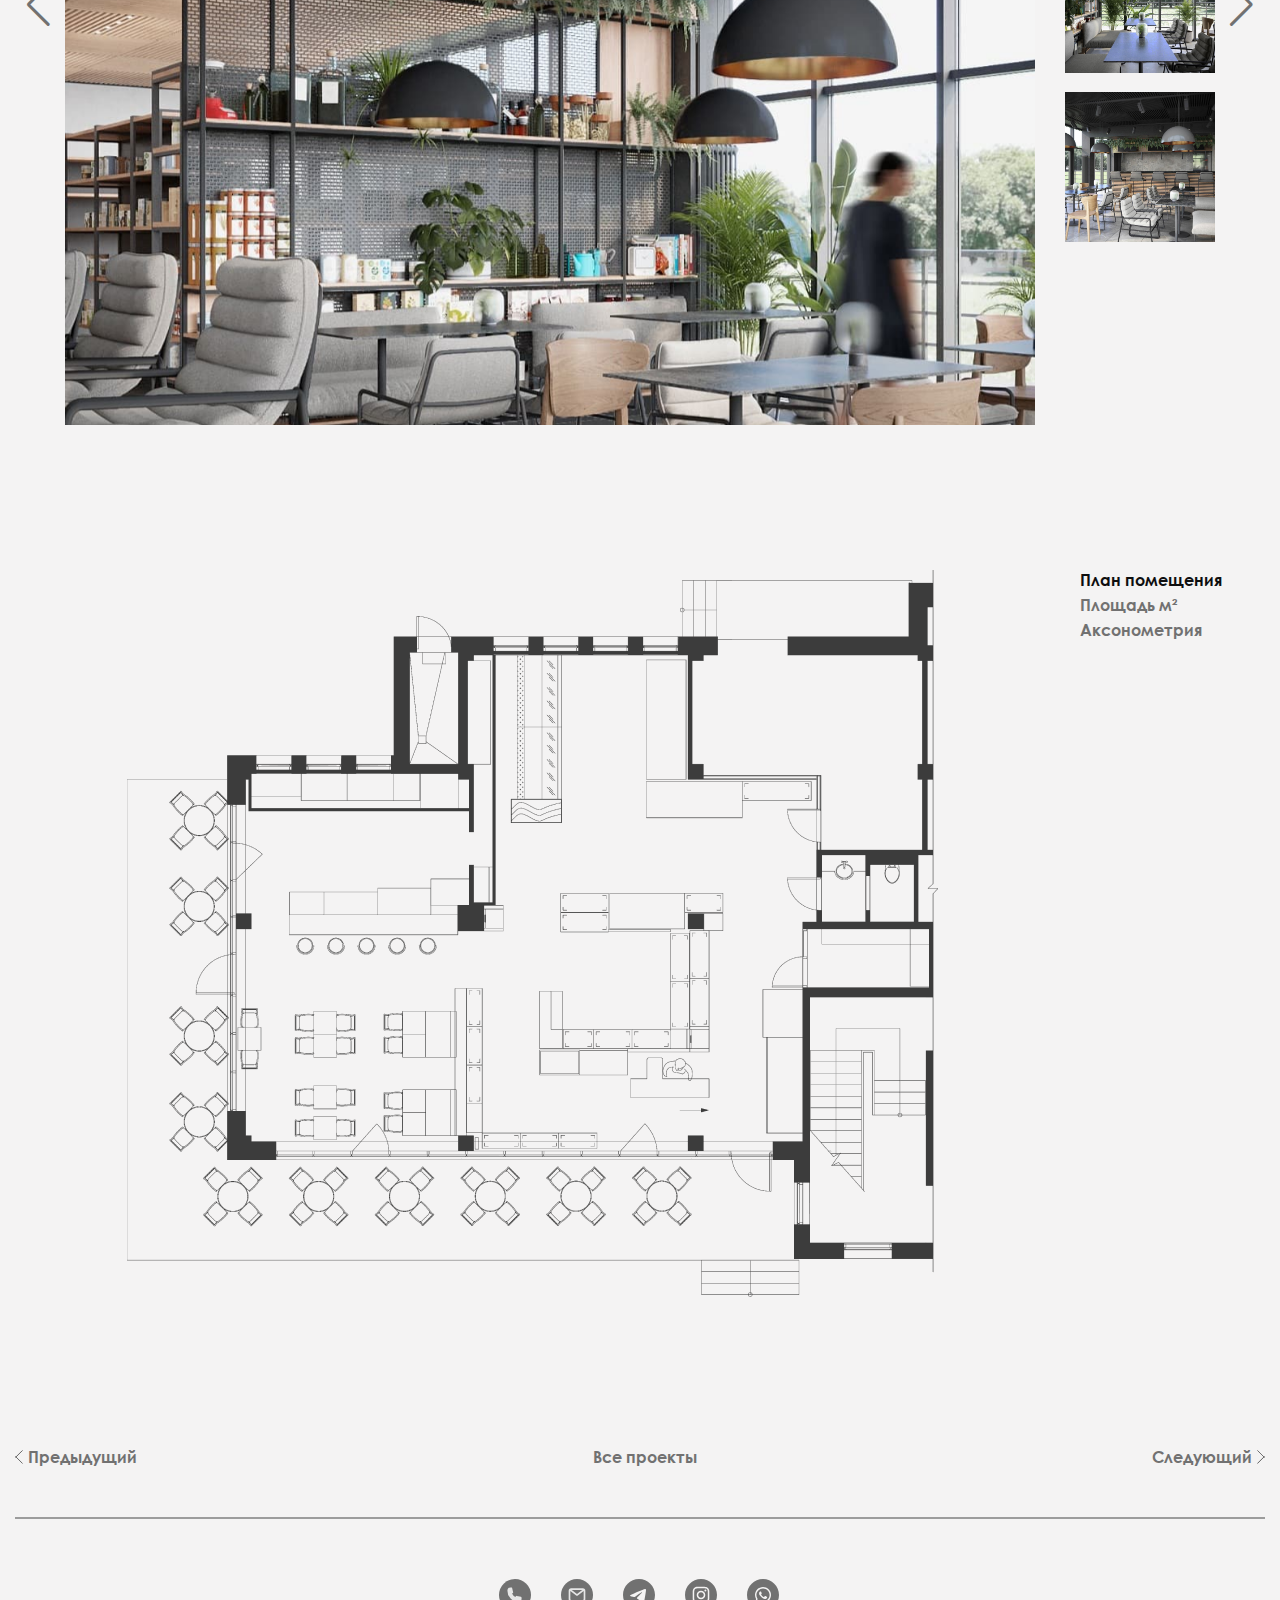
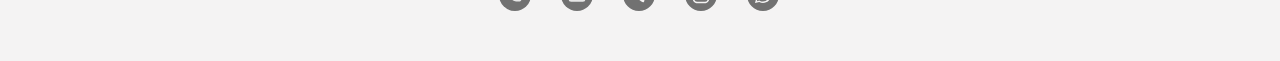
<file: kafe-magazin-lamberi.html>
<!DOCTYPE html>
<html lang="en">

<head>
    <meta charset="UTF-8">
    <meta http-equiv="X-UA-Compatible" content="IE=edge">
    <meta name="viewport" content="width=device-width, initial-scale=1.0">
    
    <link rel="stylesheet" href="./assets/css/swiper-bundle.min.css">
    <link rel="stylesheet" href="./assets/css/style.min.css">
    <script defer src="./assets/js/main.min.js"></script>
    <script defer src="./assets/js/swiper-bundle.min.js"></script>
    
    
    <title>Апартаменты - Кафе-магазин Ламбери</title>
</head>

<body>
    <div class="wrapper">
        
        <header class="header">
          <div class="container">
            <div class="preloader__scene">
              <div class="progress">
                  <svg width="37" height="40" fill="none" xmlns="http://www.w3.org/2000/svg"><path d="M18.044 1v37.461"  stroke-linecap="round"/><path d="M18.045 1L1 10.276l17.045 9.455 17.045-9.455v18.91L18.045 38.46" stroke-linecap="round" stroke-linejoin="round"/></svg>
              </div>
              <div class="preloader__block"></div>
          </div>   
            <div class="header__nav">
              <a href="./" class="header__logo">
                <img src="./assets/images/logo.svg" alt="">
                <span>re<br>space</span></a>
              <nav class="nav">
                <ul class="nav__list">
                  <li class="nav__item"><a href="./about.html" class="nav__link">О нас</a></li>
                  <li class="nav__item"><a href="./price.html" class="nav__link">Прайс</a></li>
                  <!-- <li class="nav__item"><a href="./contacts.html" class="nav__link">Контакты</a></li> -->
                  <button class="button" id="open-pop-up">Заказать проект</button>
                  <div class="pop-up" id="pop-up">
                    <div class="pop-up__container">
                      <div class="pop-up__body" id="body-pop-up">
                        <div class="contacts">
                          <p>Вы можете связаться с нами удобным для Вас способом:</p>
                          <div class="contacts__wrapper">
                            <div class="contacts__left">
                              <span>whatsapp:</span>
                              <span>telegram</span>
                              <span>почта:</span>
                              <span>телефон:</span>
                              <span>instagram:</span>
                            </div>
                            <div class="contacts__right">
                              <a href="https://api.whatsapp.com/send/?phone=79523941984">+7(952)394-19-84</a>
                              <a href="https://t.me/+79523941984">+7(952)394-19-84</a>
                              <a href="mailto:re_space@gmail.com">re.space.arch@ya.ru</a>
                              <a href="tel:79523941984">+7(952)394-19-84</a>
                              <a href="https://instagram.com/respace.arch" target="_blank">Instagram</a>
                            </div>
                          </div>
                          <p>Рекомендуем предварительно ознакомиться с <a href="./price.html">прайсом</a> на сайте.</p>
                          <div class="pop-up__close" id="close-pop-up"><img src="./assets/images/close-contacts.svg" alt=""></div>
                        </div>
                        <!-- <p>Оставить заявку</p>
                        <form class="js-form-send" method="POST" action="./sendform.php">
                          <input type="text" name="name" placeholder="Имя">
                          <input type="tel" name="tele" placeholder="Телефон">
                          <input type="email" name="email" placeholder="E-Mail">
                          <textarea name="text" id="" cols="30" rows="5" placeholder="Комментарий"></textarea>
                          <button class="js-form-button">Заказать проект</button>
                          <div class="pop-up__close" id="close-pop-up">&#10006</div>
                        </form> -->
                      </div>
                    </div>
                  </div>
                </ul>
                <!-- button-mob btn__menu -->
              </nav>
              <button class="burger js-burger"><span></span></button>
            </div>
          </div>
        </header>        <main>
            <section class="project">
              <div class="container-big">
                <div class="project__img">
                  <img src="./assets/images/kafe-magazin-lamberi-big.jpg" alt="Частный жилой дом в посёлке Мяглово">
                </div>
              </div>
            
              <div class="container">
                <div class="project__content">
                  <h1 class="project__title">Магазин продуктов, кафе Нова Русса</h1>
                  <p class="project__description">Направление: <span>Интерьер</span></p>
                  <p class="project__description">Площадь: <span>240 м²</span></p>
                  <p class="project__description">Год: <span>2021</span></p>
                  <p class="project__description">Расположение: <span>Всеволожский район, КП «Ламбери»</span></p>
                </div>
              </div>
            
              <!-- SLIDER START -->
              <div class="container-s">
                <div class="slider-container">
                  <!-- <div class="slider-top">
                    <div class="slider-buttons"> -->
                  <button class="swiper-button-prev"></button>
                  <button class="swiper-button-next"></button>
                  <!-- </div>
                  </div>
               -->
                  <div class="slider">
            
            
                    <div class="slider-main">
                      <div class="swiper-wrapper">
                        <div class="swiper-slide"><img src="./assets/images/kafe-magazin-lamberi/kafe-magazin-lamberi-01.jpg"
                            alt=""></div>
                        <div class="swiper-slide"><img src="./assets/images/kafe-magazin-lamberi/kafe-magazin-lamberi-02.jpg"
                            alt=""></div>
                        <div class="swiper-slide"><img src="./assets/images/kafe-magazin-lamberi/kafe-magazin-lamberi-03.jpg"
                            alt=""></div>
                        <div class="swiper-slide"><img src="./assets/images/kafe-magazin-lamberi/kafe-magazin-lamberi-04.jpg"
                            alt=""></div>
            
                      </div>
                    </div>
            
                    <div class="slider-nav">
                      <div class="swiper-wrapper">
                        <div class="swiper-slide"><img src="./assets/images/kafe-magazin-lamberi/kafe-magazin-lamberi-01.jpg"
                            alt=""></div>
                        <div class="swiper-slide"><img src="./assets/images/kafe-magazin-lamberi/kafe-magazin-lamberi-02.jpg"
                            alt=""></div>
                        <div class="swiper-slide"><img src="./assets/images/kafe-magazin-lamberi/kafe-magazin-lamberi-03.jpg"
                            alt=""></div>
                        <div class="swiper-slide"><img src="./assets/images/kafe-magazin-lamberi/kafe-magazin-lamberi-04.jpg"
                            alt=""></div>
                      </div>
                    </div>
            
            
                  </div>
                </div>
              </div>
            
            
              <!-- <div class="slider">
            
                  <div class="slider__list">
                    <div class="slider__list-navigation">
                      <img class="slider__arrow-left" src="./assets/images/arrow-left.svg" alt="">
                      <img class="slider__arrow-right" src="./assets/images/arrow-right.svg" alt="">
                    </div>
                    <div class="slider__item"><img src="./assets/images/myaglovo/myaglovo-01.jpg"
                        alt="Частный жилой дом в Мяглово фото 1"></div>
                    <div class="slider__item"><img src="./assets/images/myaglovo/myaglovo-02.jpg"
                        alt="Частный жилой дом в Мяглово фото 2"></div>
                    <div class="slider__item"><img src="./assets/images/myaglovo/myaglovo-04.jpg"
                        alt="Частный жилой дом в Мяглово фото 3"></div>
                  </div>
            
                  <div class="slider__nav">
                    <img src="./assets/images/myaglovo/myaglovo-01.jpg" alt="Частный жилой дом в Мяглово фото 1">
                    <img src="./assets/images/myaglovo/myaglovo-02.jpg" alt="Частный жилой дом в Мяглово фото 2">
                    <img src="./assets/images/myaglovo/myaglovo-03.jpg" alt="Частный жилой дом в Мяглово фото 3">
                  </div>
            
                </div> -->
            
              <!-- SLIDER END -->
              <!-- PLANE START -->
              <div class="container">
                <div class="plane">
                  <div class="plane__img">
                    <img src="./assets/images/kafe-magazin-lamberi/plan-kafe-magazin-lamberi.png" data-plan="plan" alt="План">
                    <img class="none" src="./assets/images/kafe-magazin-lamberi/square-kafe-magazin-lamberi.png"
                      data-squares="squares" alt="Площади">
                    <div class="plane__fasad none" data-fasad="fasad">
                      <div class="plane__fasad-navigation">
                        <!-- <img class="fasad__arrow-left" src="./assets/images/arrow-left.svg" alt="">
                        <img class="fasad__arrow-right" src="./assets/images/arrow-right.svg" alt=""> -->
                      </div>
                      <img class="plane__slide" src="./assets/images/kafe-magazin-lamberi/fasad-kafe-magazin-lamberi.png"
                        alt="фасад фото 1">
                    </div>
                    <!-- <div class="rules"><img src="./assets/images/kafe-magazin-lamberi/rules-kafe-magazin-lamberi.png" alt=""></div> -->
                  </div>
                  <div class="plane__nav">
                    <div class="plane__nav-item plane-nav acticve-color">План помещения</div>
                    <div class="plane__nav-item squares">Площадь м²</div>
                    <div class="plane__nav-item fasade">Аксонометрия</div>
                  </div>
                </div>
            
                <div class="linking">
                  <a href="./rajt-park-gostevoj-dom.html" class="linking__prev">
            
                    <svg width="8" height="14" xmlns="http://www.w3.org/2000/svg">
                      <path d="M6.98 12.97L1 6.99m5.98 5.98L1 6.99m5.98 5.98L1 6.99M6.98 1L1 6.98M6.98 1L1 6.98M6.98 1L1 6.98"
                        stroke-linecap="round" />
                    </svg>
            
                    <span>Предыдущий</span></a>
                  <a href="./">Все проекты</a>
                  <a href="./sochi-dom-l.html" class="linking__next">
            
                    <span>Следующий</span>
            
                    <svg width="8" height="14" xmlns="http://www.w3.org/2000/svg">
                      <path d="M1 1l5.98 5.98M1 1l5.98 5.98M1 1l5.98 5.98M1 12.97l5.98-5.98M1 12.97l5.98-5.98M1 12.97l5.98-5.98"
                        stroke-linecap="round" />
                    </svg></a>
            
                </div>
            
            
            
              </div>
            
            
            </section>        </main>
        <footer class="footer">
          <div class="container">
        
            <div class="line"></div>
            
            <div class="footer__soc">
              <a href="tel:79523941984" target="_blank"><img src="./assets/images/phone.svg" alt="phone"></a>
              <a href="mailto:re_space@gmail.com" target="_blank"><img src="./assets/images/email.svg" alt="email"></a>
              <a href="https://t.me/+79523941984" target="_blank"><img src="./assets/images/telegram.svg" alt="telegram"></a>
              <a href="https://instagram.com/respace.arch" target="_blank"><img src="./assets/images/instagram.svg" alt="instagram"></a>
              <a href="https://api.whatsapp.com/send/?phone=79523941984" target="_blank"><img src="./assets/images/whatsapp.svg" alt="whatsapp"></a>
            </div>
          </div>
        </footer>    </div>
</body>

</html>
</file>
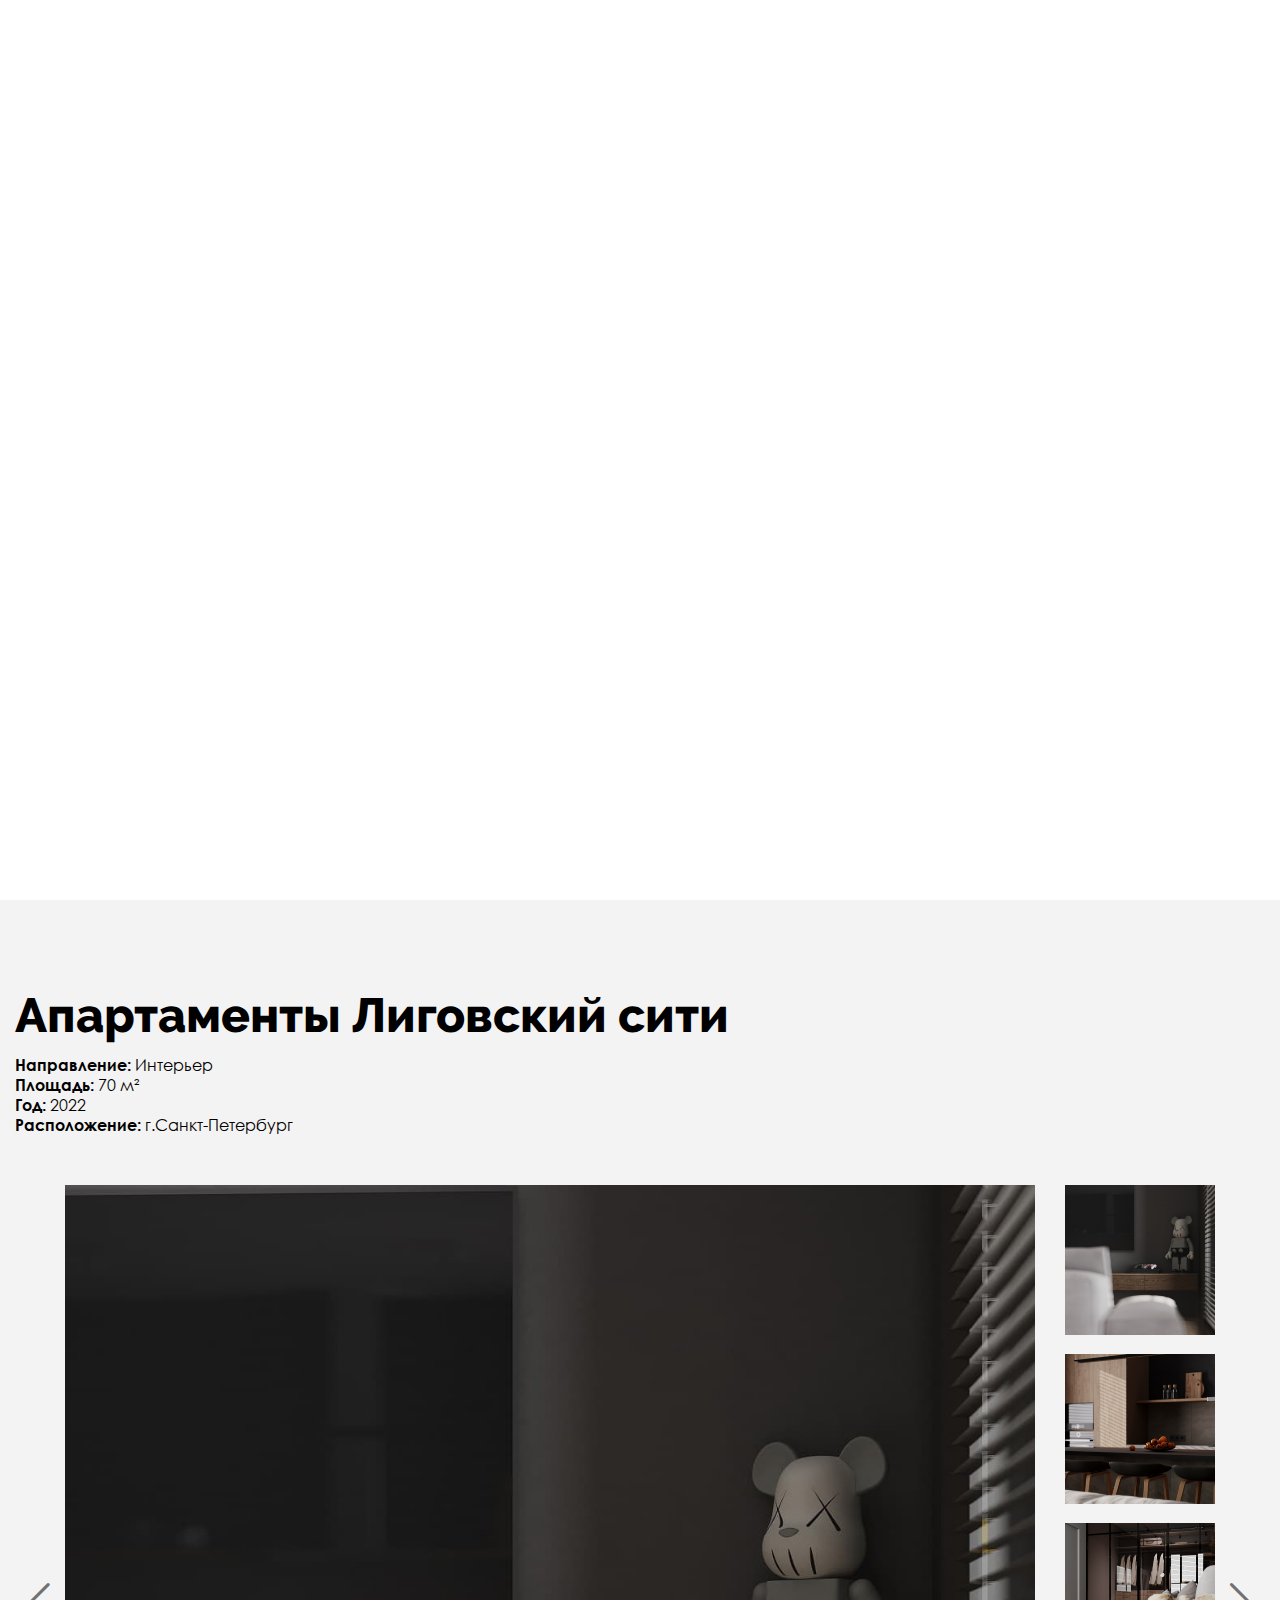
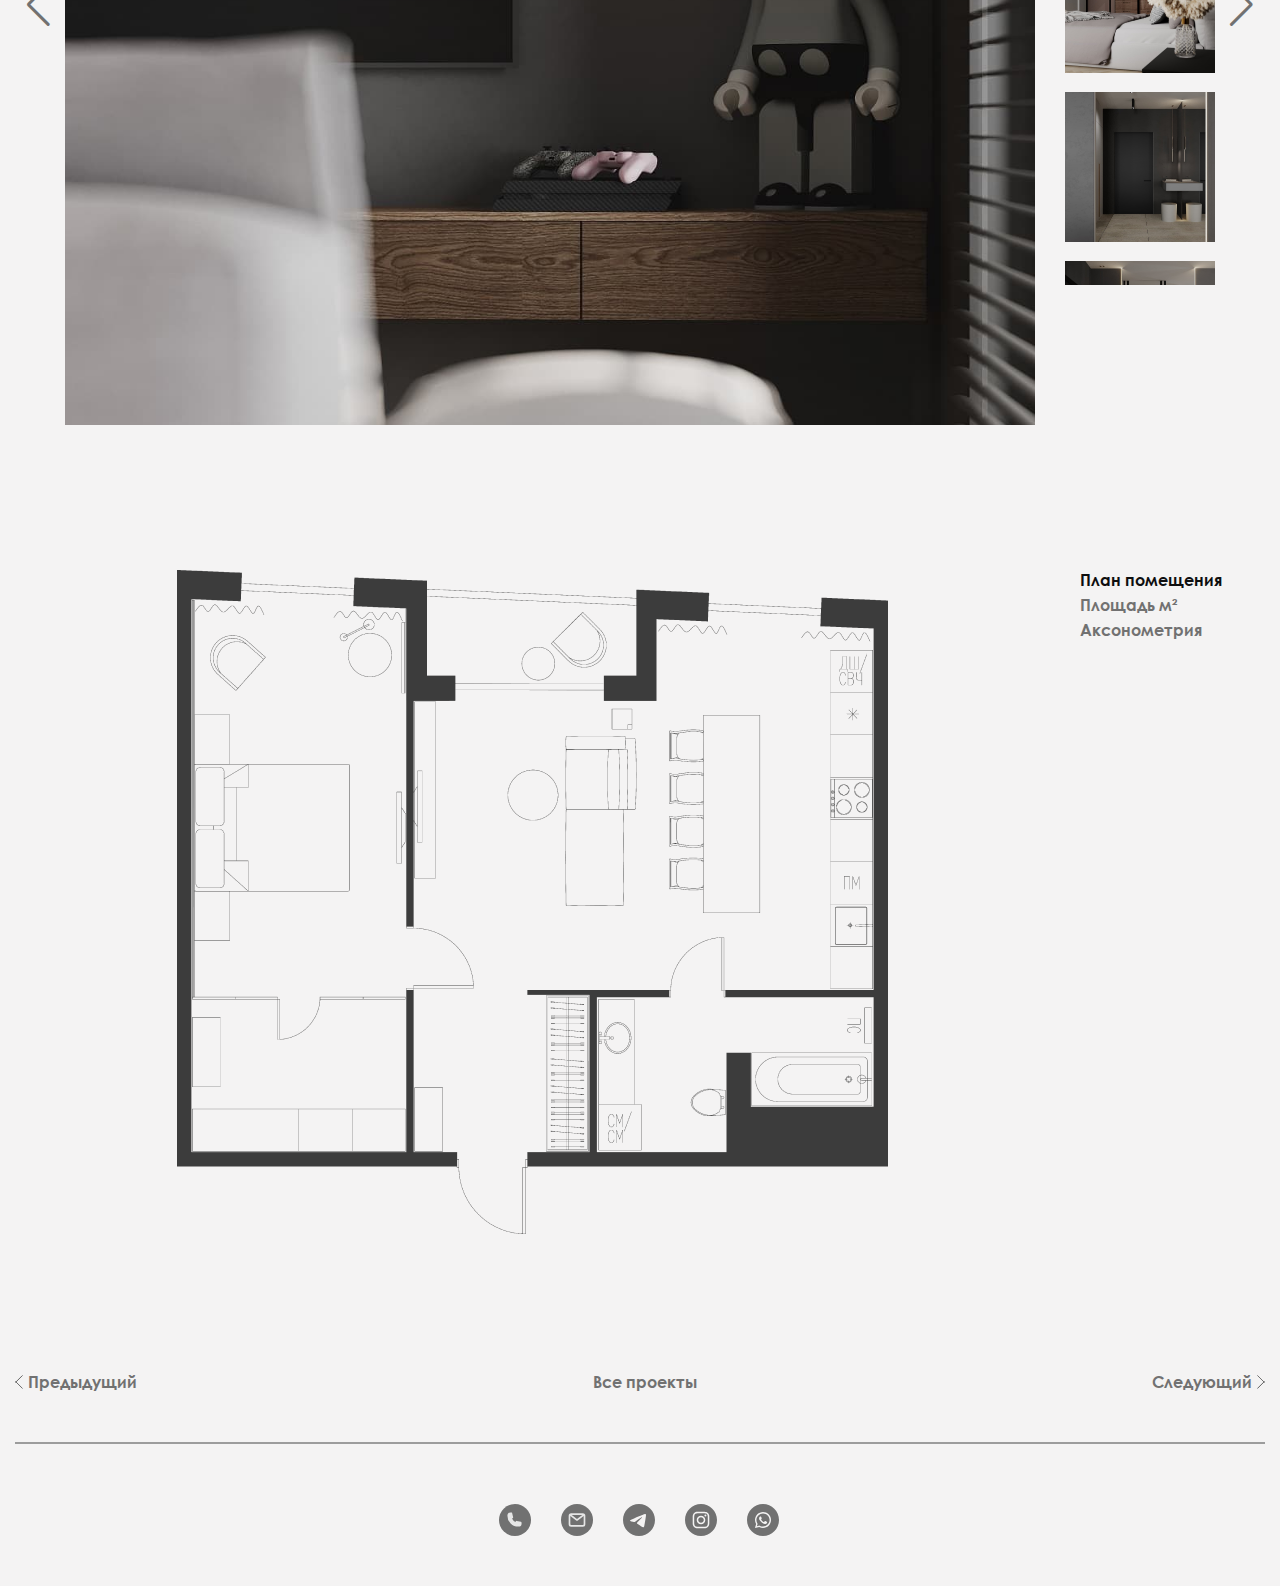
<file: ligovsky-city.html>
<!DOCTYPE html>
<html lang="en">

<head>
    <meta charset="UTF-8">
    <meta http-equiv="X-UA-Compatible" content="IE=edge">
    <meta name="viewport" content="width=device-width, initial-scale=1.0">
    
    <link rel="stylesheet" href="./assets/css/swiper-bundle.min.css">
    <link rel="stylesheet" href="./assets/css/style.min.css">
    <script defer src="./assets/js/main.min.js"></script>
    <script defer src="./assets/js/swiper-bundle.min.js"></script>
    
    
    <title>Апартаменты - Лиговский сити</title>
</head>

<body>
    <div class="wrapper">
        
        <header class="header">
          <div class="container">
            <div class="preloader__scene">
              <div class="progress">
                  <svg width="37" height="40" fill="none" xmlns="http://www.w3.org/2000/svg"><path d="M18.044 1v37.461"  stroke-linecap="round"/><path d="M18.045 1L1 10.276l17.045 9.455 17.045-9.455v18.91L18.045 38.46" stroke-linecap="round" stroke-linejoin="round"/></svg>
              </div>
              <div class="preloader__block"></div>
          </div>   
            <div class="header__nav">
              <a href="./" class="header__logo">
                <img src="./assets/images/logo.svg" alt="">
                <span>re<br>space</span></a>
              <nav class="nav">
                <ul class="nav__list">
                  <li class="nav__item"><a href="./about.html" class="nav__link">О нас</a></li>
                  <li class="nav__item"><a href="./price.html" class="nav__link">Прайс</a></li>
                  <!-- <li class="nav__item"><a href="./contacts.html" class="nav__link">Контакты</a></li> -->
                  <button class="button" id="open-pop-up">Заказать проект</button>
                  <div class="pop-up" id="pop-up">
                    <div class="pop-up__container">
                      <div class="pop-up__body" id="body-pop-up">
                        <div class="contacts">
                          <p>Вы можете связаться с нами удобным для Вас способом:</p>
                          <div class="contacts__wrapper">
                            <div class="contacts__left">
                              <span>whatsapp:</span>
                              <span>telegram</span>
                              <span>почта:</span>
                              <span>телефон:</span>
                              <span>instagram:</span>
                            </div>
                            <div class="contacts__right">
                              <a href="https://api.whatsapp.com/send/?phone=79523941984">+7(952)394-19-84</a>
                              <a href="https://t.me/+79523941984">+7(952)394-19-84</a>
                              <a href="mailto:re_space@gmail.com">re.space.arch@ya.ru</a>
                              <a href="tel:79523941984">+7(952)394-19-84</a>
                              <a href="https://instagram.com/respace.arch" target="_blank">Instagram</a>
                            </div>
                          </div>
                          <p>Рекомендуем предварительно ознакомиться с <a href="./price.html">прайсом</a> на сайте.</p>
                          <div class="pop-up__close" id="close-pop-up"><img src="./assets/images/close-contacts.svg" alt=""></div>
                        </div>
                        <!-- <p>Оставить заявку</p>
                        <form class="js-form-send" method="POST" action="./sendform.php">
                          <input type="text" name="name" placeholder="Имя">
                          <input type="tel" name="tele" placeholder="Телефон">
                          <input type="email" name="email" placeholder="E-Mail">
                          <textarea name="text" id="" cols="30" rows="5" placeholder="Комментарий"></textarea>
                          <button class="js-form-button">Заказать проект</button>
                          <div class="pop-up__close" id="close-pop-up">&#10006</div>
                        </form> -->
                      </div>
                    </div>
                  </div>
                </ul>
                <!-- button-mob btn__menu -->
              </nav>
              <button class="burger js-burger"><span></span></button>
            </div>
          </div>
        </header>        <main>
            <section class="project">
              <div class="container-big">
                <div class="project__img">
                  <img src="./assets/images/ligovsky-city-big.jpg" alt="Частный жилой дом в посёлке Мяглово">
                </div>
              </div>
            
              <div class="container">
                <div class="project__content">
                  <h1 class="project__title">Апартаменты Лиговский сити</h1>
                  <p class="project__description">Направление: <span>Интерьер</span></p>
                  <p class="project__description">Площадь: <span>70 м²</span></p>
                  <p class="project__description">Год: <span>2022</span></p>
                  <p class="project__description">Расположение: <span>г.Санкт-Петербург</span></p>
                </div>
              </div>
            
              <!-- SLIDER START -->
              <div class="container-s">
                <div class="slider-container">
                  <!-- <div class="slider-top">
                    <div class="slider-buttons"> -->
                  <button class="swiper-button-prev"></button>
                  <button class="swiper-button-next"></button>
                  <!-- </div>
                  </div>
               -->
                  <div class="slider">
                    <div class="slider-main">
                      <div class="swiper-wrapper">
                        <div class="swiper-slide"><img src="./assets/images/ligovsky-city/ligovsky-city-01.jpg" alt=""></div>
                        <div class="swiper-slide"><img src="./assets/images/ligovsky-city/ligovsky-city-02.jpg" alt=""></div>
                        <div class="swiper-slide"><img src="./assets/images/ligovsky-city/ligovsky-city-03.jpg" alt=""></div>
                        <div class="swiper-slide"><img src="./assets/images/ligovsky-city/ligovsky-city-04.jpg" alt=""></div>
                        <div class="swiper-slide"><img src="./assets/images/ligovsky-city/ligovsky-city-05.jpg" alt=""></div>
                        <div class="swiper-slide"><img src="./assets/images/ligovsky-city/ligovsky-city-06.jpg" alt=""></div>
                        <div class="swiper-slide"><img src="./assets/images/ligovsky-city/ligovsky-city-07.jpg" alt=""></div>
                        <div class="swiper-slide"><img src="./assets/images/ligovsky-city/ligovsky-city-08.jpg" alt=""></div>
                        <div class="swiper-slide"><img src="./assets/images/ligovsky-city/ligovsky-city-09.jpg" alt=""></div>
                        <div class="swiper-slide"><img src="./assets/images/ligovsky-city/ligovsky-city-10.jpg" alt=""></div>
                        <div class="swiper-slide"><img src="./assets/images/ligovsky-city/ligovsky-city-11.jpg" alt=""></div>
                        <div class="swiper-slide"><img src="./assets/images/ligovsky-city/ligovsky-city-12.jpg" alt=""></div>
                        <div class="swiper-slide"><img src="./assets/images/ligovsky-city/ligovsky-city-13.jpg" alt=""></div>
                        <div class="swiper-slide"><img src="./assets/images/ligovsky-city/ligovsky-city-14.jpg" alt=""></div>
                        <div class="swiper-slide"><img src="./assets/images/ligovsky-city/ligovsky-city-15.jpg" alt=""></div>
                        <div class="swiper-slide"><img src="./assets/images/ligovsky-city/ligovsky-city-16.jpg" alt=""></div>
                      </div>
                    </div>
            
                    <div class="slider-nav">
                      <div class="swiper-wrapper">
                        <div class="swiper-slide"><img src="./assets/images/ligovsky-city/ligovsky-city-01.jpg" alt=""></div>
                        <div class="swiper-slide"><img src="./assets/images/ligovsky-city/ligovsky-city-02.jpg" alt=""></div>
                        <div class="swiper-slide"><img src="./assets/images/ligovsky-city/ligovsky-city-03.jpg" alt=""></div>
                        <div class="swiper-slide"><img src="./assets/images/ligovsky-city/ligovsky-city-04.jpg" alt=""></div>
                        <div class="swiper-slide"><img src="./assets/images/ligovsky-city/ligovsky-city-05.jpg" alt=""></div>
                        <div class="swiper-slide"><img src="./assets/images/ligovsky-city/ligovsky-city-06.jpg" alt=""></div>
                        <div class="swiper-slide"><img src="./assets/images/ligovsky-city/ligovsky-city-07.jpg" alt=""></div>
                        <div class="swiper-slide"><img src="./assets/images/ligovsky-city/ligovsky-city-08.jpg" alt=""></div>
                        <div class="swiper-slide"><img src="./assets/images/ligovsky-city/ligovsky-city-09.jpg" alt=""></div>
                        <div class="swiper-slide"><img src="./assets/images/ligovsky-city/ligovsky-city-10.jpg" alt=""></div>
                        <div class="swiper-slide"><img src="./assets/images/ligovsky-city/ligovsky-city-11.jpg" alt=""></div>
                        <div class="swiper-slide"><img src="./assets/images/ligovsky-city/ligovsky-city-12.jpg" alt=""></div>
                        <div class="swiper-slide"><img src="./assets/images/ligovsky-city/ligovsky-city-13.jpg" alt=""></div>
                        <div class="swiper-slide"><img src="./assets/images/ligovsky-city/ligovsky-city-14.jpg" alt=""></div>
                        <div class="swiper-slide"><img src="./assets/images/ligovsky-city/ligovsky-city-15.jpg" alt=""></div>
                        <div class="swiper-slide"><img src="./assets/images/ligovsky-city/ligovsky-city-16.jpg" alt=""></div>
                      </div>
                    </div>
                  </div>
                </div>
              </div>
            
            
            
              <!-- <div class="slider">
            
                  <div class="slider__list">
                    <div class="slider__list-navigation">
                      <img class="slider__arrow-left" src="./assets/images/arrow-left.svg" alt="">
                      <img class="slider__arrow-right" src="./assets/images/arrow-right.svg" alt="">
                    </div>
                    <div class="slider__item"><img src="./assets/images/myaglovo/myaglovo-01.jpg"
                        alt="Частный жилой дом в Мяглово фото 1"></div>
                    <div class="slider__item"><img src="./assets/images/myaglovo/myaglovo-02.jpg"
                        alt="Частный жилой дом в Мяглово фото 2"></div>
                    <div class="slider__item"><img src="./assets/images/myaglovo/myaglovo-04.jpg"
                        alt="Частный жилой дом в Мяглово фото 3"></div>
                  </div>
            
                  <div class="slider__nav">
                    <img src="./assets/images/myaglovo/myaglovo-01.jpg" alt="Частный жилой дом в Мяглово фото 1">
                    <img src="./assets/images/myaglovo/myaglovo-02.jpg" alt="Частный жилой дом в Мяглово фото 2">
                    <img src="./assets/images/myaglovo/myaglovo-03.jpg" alt="Частный жилой дом в Мяглово фото 3">
                  </div>
            
                </div> -->
            
              <!-- SLIDER END -->
              <!-- PLANE START -->
              <div class="container">
                <div class="plane">
                  <div class="plane__img">
                    <img src="./assets/images/ligovsky-city/plan-ligovsky-city.png" data-plan="plan" alt="План">
                    <img class="none" src="./assets/images/ligovsky-city/square-ligovsky-city.png" data-squares="squares"
                      alt="Площади">
                    <img class="none" src="./assets/images/ligovsky-city/fasad-ligovsky-city-02.png" data-fasad="fasad" alt="">
                  </div>
                  <div class="plane__nav">
                    <div class="plane__nav-item plane-nav acticve-color">План помещения</div>
                    <div class="plane__nav-item squares">Площадь м²</div>
                    <div class="plane__nav-item fasade">Аксонометрия</div>
                  </div>
                </div>
            
                <!-- PLANE END -->
            
                <div class="linking">
                  <a href="./private-residential-house-myaglovo.html" class="linking__prev">
            
                    <svg width="8" height="14" xmlns="http://www.w3.org/2000/svg">
                      <path d="M6.98 12.97L1 6.99m5.98 5.98L1 6.99m5.98 5.98L1 6.99M6.98 1L1 6.98M6.98 1L1 6.98M6.98 1L1 6.98"
                        stroke-linecap="round" />
                    </svg>
            
                    <span>Предыдущий</span></a>
                  <a href="./">Все проекты</a>
                  <a href="./rajt-park-gostevoj-dom.html" class="linking__next">
            
                    <span>Следующий</span>
            
                    <svg width="8" height="14" xmlns="http://www.w3.org/2000/svg">
                      <path d="M1 1l5.98 5.98M1 1l5.98 5.98M1 1l5.98 5.98M1 12.97l5.98-5.98M1 12.97l5.98-5.98M1 12.97l5.98-5.98"
                        stroke-linecap="round" />
                    </svg></a>
                </div>
              </div>
            
            
            </section>        </main>
        <footer class="footer">
          <div class="container">
        
            <div class="line"></div>
            
            <div class="footer__soc">
              <a href="tel:79523941984" target="_blank"><img src="./assets/images/phone.svg" alt="phone"></a>
              <a href="mailto:re_space@gmail.com" target="_blank"><img src="./assets/images/email.svg" alt="email"></a>
              <a href="https://t.me/+79523941984" target="_blank"><img src="./assets/images/telegram.svg" alt="telegram"></a>
              <a href="https://instagram.com/respace.arch" target="_blank"><img src="./assets/images/instagram.svg" alt="instagram"></a>
              <a href="https://api.whatsapp.com/send/?phone=79523941984" target="_blank"><img src="./assets/images/whatsapp.svg" alt="whatsapp"></a>
            </div>
          </div>
        </footer>    </div>

</body>

</html>
</file>
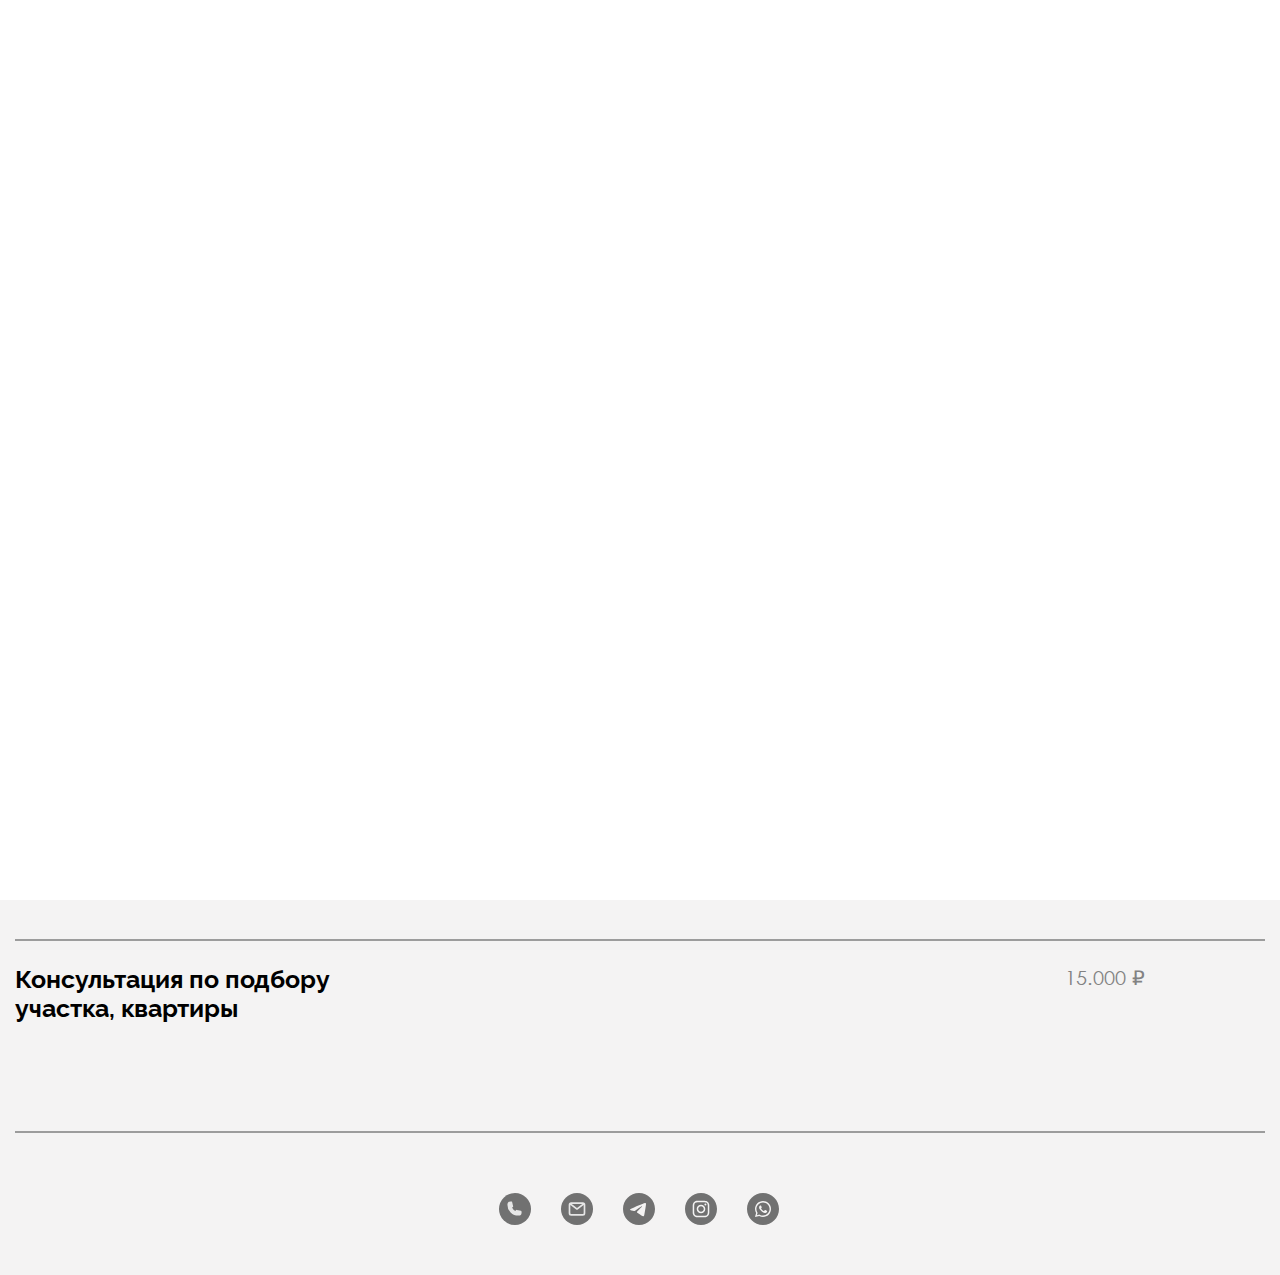
<file: price.html>
<!DOCTYPE html>
<html lang="en">

<head>
    <meta charset="UTF-8">
    <meta http-equiv="X-UA-Compatible" content="IE=edge">
    <meta name="viewport" content="width=device-width, initial-scale=1.0">
    
    <link rel="stylesheet" href="./assets/css/swiper-bundle.min.css">
    <link rel="stylesheet" href="./assets/css/style.min.css">
    <script defer src="./assets/js/main.min.js"></script>
    <script defer src="./assets/js/swiper-bundle.min.js"></script>
    
    
    <title>Прайс</title>
</head>

<body>
    <div class="wrapper">
        
        <header class="header">
          <div class="container">
            <div class="preloader__scene">
              <div class="progress">
                  <svg width="37" height="40" fill="none" xmlns="http://www.w3.org/2000/svg"><path d="M18.044 1v37.461"  stroke-linecap="round"/><path d="M18.045 1L1 10.276l17.045 9.455 17.045-9.455v18.91L18.045 38.46" stroke-linecap="round" stroke-linejoin="round"/></svg>
              </div>
              <div class="preloader__block"></div>
          </div>   
            <div class="header__nav">
              <a href="./" class="header__logo">
                <img src="./assets/images/logo.svg" alt="">
                <span>re<br>space</span></a>
              <nav class="nav">
                <ul class="nav__list">
                  <li class="nav__item"><a href="./about.html" class="nav__link">О нас</a></li>
                  <li class="nav__item"><a href="./price.html" class="nav__link">Прайс</a></li>
                  <!-- <li class="nav__item"><a href="./contacts.html" class="nav__link">Контакты</a></li> -->
                  <button class="button" id="open-pop-up">Заказать проект</button>
                  <div class="pop-up" id="pop-up">
                    <div class="pop-up__container">
                      <div class="pop-up__body" id="body-pop-up">
                        <div class="contacts">
                          <p>Вы можете связаться с нами удобным для Вас способом:</p>
                          <div class="contacts__wrapper">
                            <div class="contacts__left">
                              <span>whatsapp:</span>
                              <span>telegram</span>
                              <span>почта:</span>
                              <span>телефон:</span>
                              <span>instagram:</span>
                            </div>
                            <div class="contacts__right">
                              <a href="https://api.whatsapp.com/send/?phone=79523941984">+7(952)394-19-84</a>
                              <a href="https://t.me/+79523941984">+7(952)394-19-84</a>
                              <a href="mailto:re_space@gmail.com">re.space.arch@ya.ru</a>
                              <a href="tel:79523941984">+7(952)394-19-84</a>
                              <a href="https://instagram.com/respace.arch" target="_blank">Instagram</a>
                            </div>
                          </div>
                          <p>Рекомендуем предварительно ознакомиться с <a href="./price.html">прайсом</a> на сайте.</p>
                          <div class="pop-up__close" id="close-pop-up"><img src="./assets/images/close-contacts.svg" alt=""></div>
                        </div>
                        <!-- <p>Оставить заявку</p>
                        <form class="js-form-send" method="POST" action="./sendform.php">
                          <input type="text" name="name" placeholder="Имя">
                          <input type="tel" name="tele" placeholder="Телефон">
                          <input type="email" name="email" placeholder="E-Mail">
                          <textarea name="text" id="" cols="30" rows="5" placeholder="Комментарий"></textarea>
                          <button class="js-form-button">Заказать проект</button>
                          <div class="pop-up__close" id="close-pop-up">&#10006</div>
                        </form> -->
                      </div>
                    </div>
                  </div>
                </ul>
                <!-- button-mob btn__menu -->
              </nav>
              <button class="burger js-burger"><span></span></button>
            </div>
          </div>
        </header>        <main>
            <section class="price">
              <div class="container">
                <h1 class="price__title">Стоимость</h1>
            
                <div class="price__item">
            
                  <div class="price__nav">
                    <p>Выберите дизайн-проект</p>
                    <div class="price__nav-button-wrapper">
                      <button class="price__nav-privat active js-price__nav-privat">Частный</button>
                      <button class="price__nav-public js-price__nav-public">Общественный</button>
                    </div>
                  </div>
            
            
                  <div class="price__header">
            
                    <div class="price__header-name">Дизайн интерьера</div>
                    <div class="price__header-private" data-private>Частный</div>
                    <div class="price__header-public none" data-public>Общественный</div>
            
                  </div>
            
                  <div class="price__elems">
                    <div class="price__elems-name">
                      <div class="arrow__wrapper">
                        <img class="arrow-js arrow" src="./assets/images/arrow-down.svg" alt="">
                        <p>Эскизный проект</p>
                      </div>
                      <div class="price__elems-name-text none">
                        <ul class="price__ul">
                          <li class="price__li">Выполнение замеров;</li>
                          <li class="price__li">Составление общего визуального ряда в виде moodboard (для определения стилистики
                            интерьера);</li>
                          <li class="price__li">Эскизные планировочные решения в 2-3 вариантах;</li>
                          <li class="price__li">План расстановки мебели и оборудования с размерами;</li>
                          <li class="price__li">Фотореалистичные визуализации;</li>
                        </ul>
                        <p class="price__term">Срок выполнения работ 1-2 месяца.</p>
                        <p class="price__grey">В результате вы получаете планировочное решение с габаритными размерами мебели и
                          оборудования,
                          визуализации, на основании которых вы самостоятельно сможете подобрать мебель, виды отделки и освещение.
                        </p>
                      </div>
                    </div>
                    <div class="price__elems-private" data-private>1.700 ₽/м²</div>
                    <div class="price__elems-public none" data-public>1.200 ₽/м²</div>
                  </div>
            
                  <div class="price__elems">
                    <div class="price__elems-name">
                      <div class="arrow__wrapper">
                        <img class="arrow-js arrow" src="./assets/images/arrow-down.svg" alt="">
                        <p>Рабочий + эскизный проект</p>
                      </div>
                      <div class="price__elems-name-text none">
                        <ul class="price__ul">
                          <li class="price__li arrow__sub-wrapper">
                            Комплект рабочих чертежей для строительно-монтажных работ;
                            <img class="arrow-js arrow-left" src="./assets/images/arrow-down.svg" alt="">
                          </li>
                          <ul class="price__sub-ul">
                            <li class="price__sub-li">обмерный план;</li>
                            <li class="price__sub-li">монтажный/демонтажник планы;</li>
                            <li class="price__sub-li">план отделки помещений;</li>
                            <li class="price__sub-li">план расстановки мебели и оборудования;</li>
                            <li class="price__sub-li">план сантехники;</li>
                            <li class="price__sub-li">план устройства полов с раскладкой напольного покрытия и схемой устройства
                              теплого пола, если требуется;</li>
                            <li class="price__sub-li">план потолков с устройством карнизов и сечениями;</li>
                            <li class="price__sub-li">план расстановки осветительного оборудования с группами включения;</li>
                            <li class="price__sub-li">план расстановки розеток и выключателей с привязками;</li>
                            <li class="price__sub-li">развертки по помещениями с раскладкой плитки, указанием отделочных материалов,
                              выключателями и розетками;</li>
                            <li class="price__sub-li">эскизы мебели индивидуального изготовления;</li>
                            <li class="price__sub-li">ведомость отделки по помещениям;</li>
                            <li class="price__sub-li">спецификация осветительных приборов;</li>
                            <li class="price__sub-li">спецификация розеток и выключателей;</li>
                            <li class="price__sub-li">спецификация сантехнического оборудования;</li>
                            <li class="price__sub-li">спецификация мебели;</li>
                          </ul>
            
                          <li class="price__li"><span>*</span>Полная комплектация проекта (заказ мебели и оборудования);</li>
                          <li class="price__li"><span>*</span>Авторский надзор;</li>
                        </ul>
                        <p class="price__term">Срок выполнения работ 2 месяца.</p>
                        <p class="price__grey">В результате вы получите полный комплект чертежей, по которым строители смогут вести
                          работы,
                          можно рассчитать смету ремонта,заказать конкретную мебель, оборудование и отделочные материалы.
                        </p>
                        <p class="price__term"><span>*</span>Если вы хотите получить готовый ремонт, не тратя свои силы на
                          комплектацию проекта и контроль строительно-монтажных
                          работ, вы можете обратиться к услугам авторского надзора с заказом мебели и оборудования.
                        </p>
                      </div>
                    </div>
                    <div class="price__elems-private" data-private>3.500 ₽/м²</div>
                    <div class="price__elems-public none" data-public>2.550 ₽/м²</div>
                  </div>
            
            
                  <div class="price__elems">
                    <div class="price__elems-name">
                      <div class="arrow__wrapper">
                        <img class="arrow-js arrow" src="./assets/images/arrow-down.svg" alt="">
                        <p>Авторский надзор</p>
                      </div>
                      <!-- <div class="price__elems-name-text none">
                        <ul class="price__ul">
                          <li class="price__li">Выполнение замеров;</li>
                          <li class="price__li">Составление общего визуального ряда в виде moodboard (для определения стилистики
                            интерьера);</li>
                          <li class="price__li">Эскизные планировочные решения в 2-3 вариантах;</li>
                          <li class="price__li">План расстановки мебели и оборудования с размерами;</li>
                          <li class="price__li">Фотореалистичные визуализации;</li>
                        </ul>
                        <p class="price__term">Срок выполнения работ 1-2 месяца.</p>
                        <p class="price__grey">В результате вы получаете планировочное решение с габаритными размерами мебели и
                          оборудования,
                          визуализации, на основании которых вы самостоятельно сможете подобрать мебель, виды отделки и освещение.
                        </p>
                      </div> -->
                    </div>
                    <div class="price__elems-private" data-private>65.000 ₽/мес</div>
                    <div class="price__elems-public none" data-public>65.000 ₽/мес</div>
                  </div>
                </div>
            
                <div class="line"></div>
            
                <div class="price__item">
                  <div class="price__header">
            
                    <div class="price__header-name">Архитектура</div>
                    <div class="price__header-private" data-private> </div>
                    <div class="price__header-public none" data-public> </div>
            
                  </div>
            
                  <div class="price__elems">
                    <div class="price__elems-name">
                      <div class="arrow__wrapper">
                        <img class="arrow-js arrow" src="./assets/images/arrow-down.svg" alt="">
                        <p>Эскизный проект</p>
                      </div>
                      <div class="price__elems-name-text none">
                        <ul class="price__ul">
                          <li class="price__li">Составление общего визуального ряда концепции здания (в виде moodboard);</li>
                          <li class="price__li">Объемно-пространственные решения(не более 3-х вариантов) в эскизной графике;</li>
                          <li class="price__li">Планировочные решения с расстановкой мебели и оборудования(не более 3 вариантов);
                          </li>
                          <li class="price__li">Посадка здания на участок (с учетом нормативных расстояний);</li>
                          <li class="price__li">Фотореалистичные визуализации;</li>
                          <li class="price__li">Срок выполнения работ 1-2 месяца.</li>
                        </ul>
                        <!-- <p class="price__term">Срок выполнения работ 1-2 месяца.</p> -->
                        <!-- <p class="price__grey">В результате вы получаете планировочное решение с габаритными размерами мебели и
                          оборудования,
                          визуализации, на основании которых вы самостоятельно сможете подобрать мебель, виды отделки и освещение.
                        </p> -->
                      </div>
                    </div>
                    <div class="price__elems-private" data-private>1.650 ₽/м²</div>
                    <div class="price__elems-public none" data-public> </div>
                  </div>
            
                  <div class="price__elems">
            
                    <div class="price__elems-name">
                      <div class="arrow__wrapper">
                        <img class="arrow-js arrow" src="./assets/images/arrow-down.svg" alt="">
                        <p>Рабочий + эскизный проект</p>
                      </div>
                      <div class="price__elems-name-text none">
                        <ul class="price__ul">
                          <li class="price__li arrow__sub-wrapper">
                            Комплект рабочих чертежей;
                            <img class="arrow-js arrow-left" src="./assets/images/arrow-down.svg" alt="">
                          </li>
                          <ul class="price__sub-ul">
                            <li class="price__sub-li">Общие данные;</li>
                            <li class="price__sub-li">Маркировочный планы поэтажные;</li>
                            <li class="price__sub-li">Кладочный планы поэтажные;</li>
                            <li class="price__sub-li">Планы расстановки мебели поэтажные;</li>
                            <li class="price__sub-li">План кровли;</li>
                            <li class="price__sub-li">Фасады;</li>
                            <li class="price__sub-li">Разрезы;</li>
                            <li class="price__sub-li">Узлы;</li>
                            <li class="price__sub-li">Экспликация полов;</li>
                            <li class="price__sub-li">Схемы элементов заполнения оконных проемов. Спецификация элементов заполнения
                              проемов;</li>
                            <li class="price__sub-li">Схемы элементов заполнения дверных проемов. Спецификация элементов заполнения
                              проемов;</li>
                            <li class="price__sub-li">Ведомость перемычек. Спецификация элементов перемычек;</li>
                            <li class="price__sub-li">Спецификация материалов;</li>
                            <li class="price__sub-li">Фрагменты;</li>
                            <li class="price__sub-li">Крыльца, приямки;</li>
                          </ul>
            
                          <li class="price__li">Срок выполнения работ 2 месяца.</li>
                        </ul>
                        <!-- <p class="price__term">Срок выполнения работ 2 месяца.</p>
                        <p class="price__grey">В результате вы получите полный комплект чертежей, по которым строители смогут вести
                          работы,
                          можно рассчитать смету ремонта,заказать конкретную мебель, оборудование и отделочные материалы.
                        </p> -->
                        <p class="price__term"><span>*</span>Проектируем общественные здания до 1500 м2 без прохождения экспертизы.
                        </p>
                      </div>
                    </div>
                    <div class="price__elems-private" data-private>3.500 ₽/м²</div>
                    <div class="price__elems-public none" data-public>900 ₽ от 100 м²<br>Цена по запросу до 100 м²</div>
                  </div>
            
            
                  <div class="price__elems">
                    <div class="price__elems-name">
                      <div class="arrow__wrapper">
                        <img class="arrow-js arrow" src="./assets/images/arrow-down.svg" alt="">
                        <p>Авторский надзор</p>
                      </div>
                      <!-- <div class="price__elems-name-text none">
                        <ul class="price__ul">
                          <li class="price__li">Выполнение замеров;</li>
                          <li class="price__li">Составление общего визуального ряда в виде moodboard (для определения стилистики
                            интерьера);</li>
                          <li class="price__li">Эскизные планировочные решения в 2-3 вариантах;</li>
                          <li class="price__li">План расстановки мебели и оборудования с размерами;</li>
                          <li class="price__li">Фотореалистичные визуализации;</li>
                        </ul>
                        <p class="price__term">Срок выполнения работ 1-2 месяца.</p>
                        <p class="price__grey">В результате вы получаете планировочное решение с габаритными размерами мебели и
                          оборудования,
                          визуализации, на основании которых вы самостоятельно сможете подобрать мебель, виды отделки и освещение.
                        </p>
                      </div> -->
                    </div>
                    <div class="price__elems-private" data-private>65.000 ₽/мес</div>
                    <div class="price__elems-public none" data-public>65.000 ₽/мес</div>
                  </div>
                </div>
                <div class="line"></div>
            
                <div class="price__item">
                  <div class="price__header">
                    <div class="price__header-name">Благоустройство</div>
                    <div class="price__header-private" data-private></div>
                    <div class="price__header-public none" data-public> </div>
                  </div>
            
                  <div class="price__elems">
                    <div class="price__elems-name">
                      <div class="arrow__wrapper">
                        <img class="arrow-js arrow" src="./assets/images/arrow-down.svg" alt="">
                        <p>Эскизный проект</p>
                      </div>
                      <div class="price__elems-name-text none">
                        <ul class="price__ul">
                          <li class="price__li">3d-модель с отражением дизайна среды, элементами благоустройства (2 варианта);</li>
                          <li class="price__li">Разработка индивидуальных МАФ;</li>
                          <li class="price__li">Эскизные перспективные изображения, отражающие дизайн-решения;</li>
                          <li class="price__li">Эскизный план благоустройства территории.</li>
                        </ul>
                        <!-- <p class="price__term">Срок выполнения работ 1-2 месяца.</p> -->
                        <!-- <p class="price__grey">В результате вы получаете планировочное решение с габаритными размерами мебели и
                          оборудования,
                          визуализации, на основании которых вы самостоятельно сможете подобрать мебель, виды отделки и освещение.
                        </p> -->
                      </div>
                    </div>
                    <div class="price__elems-private" data-private>Цена по запросу<br>(зависит от задач)</div>
                    <div class="price__elems-public none" data-public>Цена по запросу<br>(зависит от задач)</div>
                  </div>
            
                  <div class="price__elems">
                    <div class="price__elems-name">
                      <div class="arrow__wrapper">
                        <img class="arrow-js arrow" src="./assets/images/arrow-down.svg" alt="">
                        <p>Рабочий + эскизный проект</p>
                      </div>
                      <div class="price__elems-name-text none">
                        <ul class="price__ul">
                          <li class="price__li">Комплект рабочих чертежей (Состав комплекта чертежей зависит от типологии объекта);
                          </li>
                          <li class="price__li">Спецификации элементов благоустройства.</li>
                        </ul>
                        <!-- <p class="price__term">Срок выполнения работ 1-2 месяца.</p> -->
                        <!-- <p class="price__grey">В результате вы получаете планировочное решение с габаритными размерами мебели и
                          оборудования,
                          визуализации, на основании которых вы самостоятельно сможете подобрать мебель, виды отделки и освещение.
                        </p> -->
                      </div>
                    </div>
                    <div class="price__elems-private" data-private> </div>
                    <div class="price__elems-public none" data-public> </div>
                  </div>
            
            
            
            
                </div>
                <div class="line"></div>
            
                <div class="price__item">
                  <div class="price__header">
                    <div class="price__header-name">Консультация по подбору <br />участка, квартиры</div>
                    <div class="price__elems-private" data-private>15.000 ₽</div>
                    <div class="price__elems-public none" data-public>15.000 ₽</div>
                  </div>
                </div>
            
                <!-- <div class="price__show-all">Показать развернутый вариант</div> -->
            
            
              </div>
            </section>        </main>
        <footer class="footer">
          <div class="container">
        
            <div class="line"></div>
            
            <div class="footer__soc">
              <a href="tel:79523941984" target="_blank"><img src="./assets/images/phone.svg" alt="phone"></a>
              <a href="mailto:re_space@gmail.com" target="_blank"><img src="./assets/images/email.svg" alt="email"></a>
              <a href="https://t.me/+79523941984" target="_blank"><img src="./assets/images/telegram.svg" alt="telegram"></a>
              <a href="https://instagram.com/respace.arch" target="_blank"><img src="./assets/images/instagram.svg" alt="instagram"></a>
              <a href="https://api.whatsapp.com/send/?phone=79523941984" target="_blank"><img src="./assets/images/whatsapp.svg" alt="whatsapp"></a>
            </div>
          </div>
        </footer>    </div>
</body>

</html>
</file>
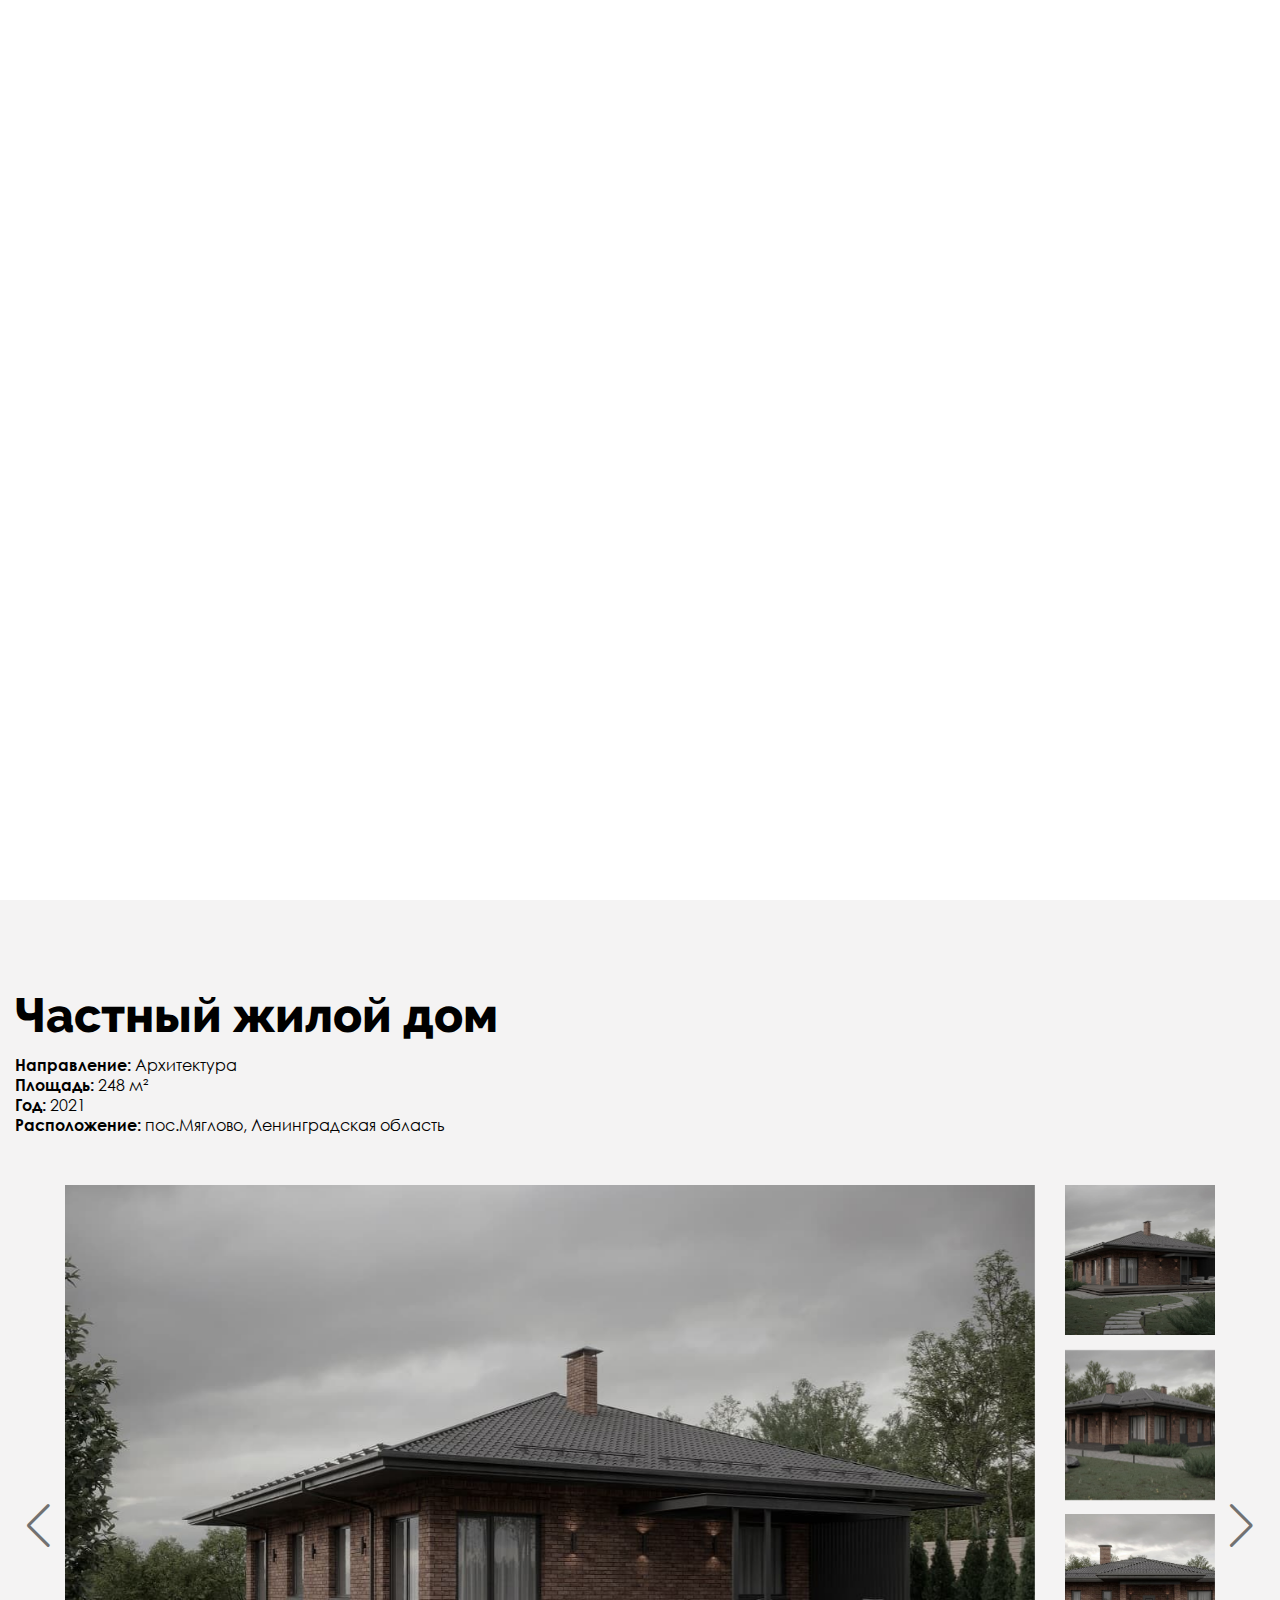
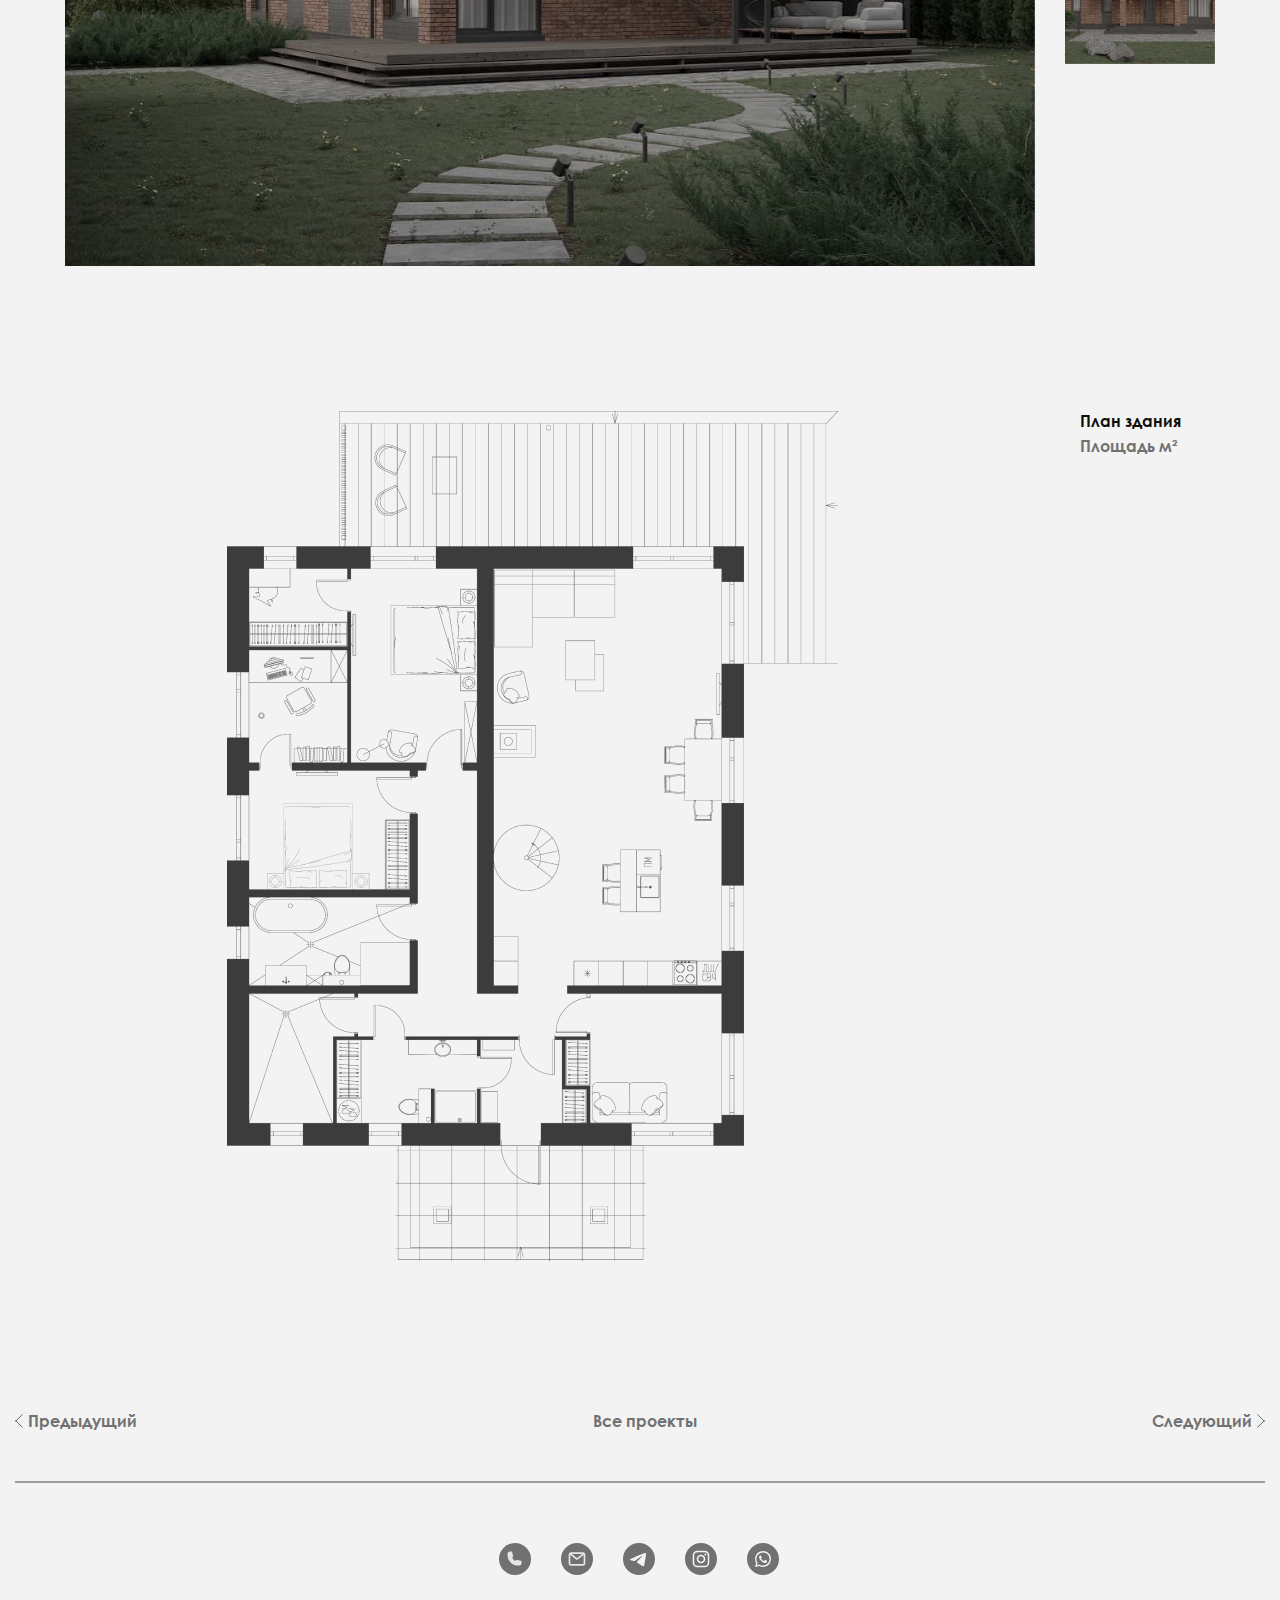
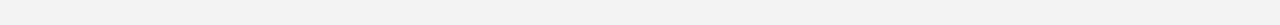
<file: private-residential-house-myaglovo.html>
<!DOCTYPE html>
<html lang="en">

<head>
    <meta charset="UTF-8">
    <meta http-equiv="X-UA-Compatible" content="IE=edge">
    <meta name="viewport" content="width=device-width, initial-scale=1.0">
    
    <link rel="stylesheet" href="./assets/css/swiper-bundle.min.css">
    <link rel="stylesheet" href="./assets/css/style.min.css">
    <script defer src="./assets/js/main.min.js"></script>
    <script defer src="./assets/js/swiper-bundle.min.js"></script>
    
    
    <title>Частный жилой дом Мяглово</title>
</head>

<body>
    <div class="wrapper">
        
        <header class="header">
          <div class="container">
            <div class="preloader__scene">
              <div class="progress">
                  <svg width="37" height="40" fill="none" xmlns="http://www.w3.org/2000/svg"><path d="M18.044 1v37.461"  stroke-linecap="round"/><path d="M18.045 1L1 10.276l17.045 9.455 17.045-9.455v18.91L18.045 38.46" stroke-linecap="round" stroke-linejoin="round"/></svg>
              </div>
              <div class="preloader__block"></div>
          </div>   
            <div class="header__nav">
              <a href="./" class="header__logo">
                <img src="./assets/images/logo.svg" alt="">
                <span>re<br>space</span></a>
              <nav class="nav">
                <ul class="nav__list">
                  <li class="nav__item"><a href="./about.html" class="nav__link">О нас</a></li>
                  <li class="nav__item"><a href="./price.html" class="nav__link">Прайс</a></li>
                  <!-- <li class="nav__item"><a href="./contacts.html" class="nav__link">Контакты</a></li> -->
                  <button class="button" id="open-pop-up">Заказать проект</button>
                  <div class="pop-up" id="pop-up">
                    <div class="pop-up__container">
                      <div class="pop-up__body" id="body-pop-up">
                        <div class="contacts">
                          <p>Вы можете связаться с нами удобным для Вас способом:</p>
                          <div class="contacts__wrapper">
                            <div class="contacts__left">
                              <span>whatsapp:</span>
                              <span>telegram</span>
                              <span>почта:</span>
                              <span>телефон:</span>
                              <span>instagram:</span>
                            </div>
                            <div class="contacts__right">
                              <a href="https://api.whatsapp.com/send/?phone=79523941984">+7(952)394-19-84</a>
                              <a href="https://t.me/+79523941984">+7(952)394-19-84</a>
                              <a href="mailto:re_space@gmail.com">re.space.arch@ya.ru</a>
                              <a href="tel:79523941984">+7(952)394-19-84</a>
                              <a href="https://instagram.com/respace.arch" target="_blank">Instagram</a>
                            </div>
                          </div>
                          <p>Рекомендуем предварительно ознакомиться с <a href="./price.html">прайсом</a> на сайте.</p>
                          <div class="pop-up__close" id="close-pop-up"><img src="./assets/images/close-contacts.svg" alt=""></div>
                        </div>
                        <!-- <p>Оставить заявку</p>
                        <form class="js-form-send" method="POST" action="./sendform.php">
                          <input type="text" name="name" placeholder="Имя">
                          <input type="tel" name="tele" placeholder="Телефон">
                          <input type="email" name="email" placeholder="E-Mail">
                          <textarea name="text" id="" cols="30" rows="5" placeholder="Комментарий"></textarea>
                          <button class="js-form-button">Заказать проект</button>
                          <div class="pop-up__close" id="close-pop-up">&#10006</div>
                        </form> -->
                      </div>
                    </div>
                  </div>
                </ul>
                <!-- button-mob btn__menu -->
              </nav>
              <button class="burger js-burger"><span></span></button>
            </div>
          </div>
        </header>        <main>
            <section class="project">
              <div class="container-big">
                <div class="project__img">
                  <img src="./assets/images/myaglovo-big.jpg" alt="Частный жилой дом в посёлке Мяглово">
                </div>
              </div>
            
              <div class="container">
                <div class="project__content">
                  <h1 class="project__title">Частный жилой дом</h1>
                  <p class="project__description">Направление: <span>Архитектура</span></p>
                  <p class="project__description">Площадь: <span>248 м²</span></p>
                  <p class="project__description">Год: <span>2021</span></p>
                  <p class="project__description">Расположение: <span>пос.Мяглово, Ленинградская область</span></p>
                </div>
              </div>
            
              <!-- SLIDER START -->
              <div class="container-s">
                <div class="slider-container">
                  <!-- <div class="slider-top">
                    <div class="slider-buttons"> -->
                  <button class="swiper-button-prev"></button>
                  <button class="swiper-button-next"></button>
                  <!-- </div>
                  </div>
               -->
                  <div class="slider">
            
            
                    <div class="slider-main">
                      <div class="swiper-wrapper">
                        <div class="swiper-slide"><img src="./assets/images/myaglovo/myaglovo-01.jpg" alt=""></div>
                        <div class="swiper-slide"><img src="./assets/images/myaglovo/myaglovo-02.jpg" alt=""></div>
                        <div class="swiper-slide"><img src="./assets/images/myaglovo/myaglovo-03.jpg" alt=""></div>
                      </div>
                    </div>
            
                    <div class="slider-nav">
            
                      <div class="swiper-wrapper">
                        <div class="swiper-slide"><img src="./assets/images/myaglovo/myaglovo-01.jpg" alt=""></div>
                        <div class="swiper-slide"><img src="./assets/images/myaglovo/myaglovo-02.jpg" alt=""></div>
                        <div class="swiper-slide"><img src="./assets/images/myaglovo/myaglovo-03.jpg" alt=""></div>
                      </div>
                    </div>
                  </div>
                </div>
              </div>
            
            
            
              <!-- <div class="slider">
            
                  <div class="slider__list">
                    <div class="slider__list-navigation">
                      <img class="slider__arrow-left" src="./assets/images/arrow-left.svg" alt="">
                      <img class="slider__arrow-right" src="./assets/images/arrow-right.svg" alt="">
                    </div>
                    <div class="slider__item"><img src="./assets/images/myaglovo/myaglovo-01.jpg"
                        alt="Частный жилой дом в Мяглово фото 1"></div>
                    <div class="slider__item"><img src="./assets/images/myaglovo/myaglovo-02.jpg"
                        alt="Частный жилой дом в Мяглово фото 2"></div>
                    <div class="slider__item"><img src="./assets/images/myaglovo/myaglovo-04.jpg"
                        alt="Частный жилой дом в Мяглово фото 3"></div>
                  </div>
            
                  <div class="slider__nav">
                    <img src="./assets/images/myaglovo/myaglovo-01.jpg" alt="Частный жилой дом в Мяглово фото 1">
                    <img src="./assets/images/myaglovo/myaglovo-02.jpg" alt="Частный жилой дом в Мяглово фото 2">
                    <img src="./assets/images/myaglovo/myaglovo-03.jpg" alt="Частный жилой дом в Мяглово фото 3">
                  </div>
            
                </div> -->
            
              <!-- SLIDER END -->
              <!-- PLANE START -->
              <div class="container">
                <div class="plane">
            
                  <div class="plane__img">
                    <img src="./assets/images/myaglovo/myaglovo-plan.png" data-plan="plan" alt="План">
                    <img class="none" src="./assets/images/myaglovo/myaglovo-squares.png" data-squares="squares" alt="Площади">
                  </div>
                  <div class="plane__nav">
                    <div class="plane__nav-item plane-nav acticve-color">План здания</div>
                    <div class="plane__nav-item squares">Площадь м²</div>
                  </div>
            
                </div>
            
                <div class="linking">
                  <a href="./rajt-park-glavnyj-dom.html" class="linking__prev">
            
                    <svg width="8" height="14" xmlns="http://www.w3.org/2000/svg">
                      <path d="M6.98 12.97L1 6.99m5.98 5.98L1 6.99m5.98 5.98L1 6.99M6.98 1L1 6.98M6.98 1L1 6.98M6.98 1L1 6.98"
                        stroke-linecap="round" />
                    </svg>
            
                    <span>Предыдущий</span></a>
                  <a href="./">Все проекты</a>
                  <a href="./ligovsky-city.html" class="linking__next">
            
                    <span>Следующий</span>
            
                    <svg width="8" height="14" xmlns="http://www.w3.org/2000/svg">
                      <path d="M1 1l5.98 5.98M1 1l5.98 5.98M1 1l5.98 5.98M1 12.97l5.98-5.98M1 12.97l5.98-5.98M1 12.97l5.98-5.98"
                        stroke-linecap="round" />
                    </svg></a>
            
                </div>
              </div>
            
            
            </section>        </main>
        <footer class="footer">
          <div class="container">
        
            <div class="line"></div>
            
            <div class="footer__soc">
              <a href="tel:79523941984" target="_blank"><img src="./assets/images/phone.svg" alt="phone"></a>
              <a href="mailto:re_space@gmail.com" target="_blank"><img src="./assets/images/email.svg" alt="email"></a>
              <a href="https://t.me/+79523941984" target="_blank"><img src="./assets/images/telegram.svg" alt="telegram"></a>
              <a href="https://instagram.com/respace.arch" target="_blank"><img src="./assets/images/instagram.svg" alt="instagram"></a>
              <a href="https://api.whatsapp.com/send/?phone=79523941984" target="_blank"><img src="./assets/images/whatsapp.svg" alt="whatsapp"></a>
            </div>
          </div>
        </footer>    </div>
</body>

</html>
</file>
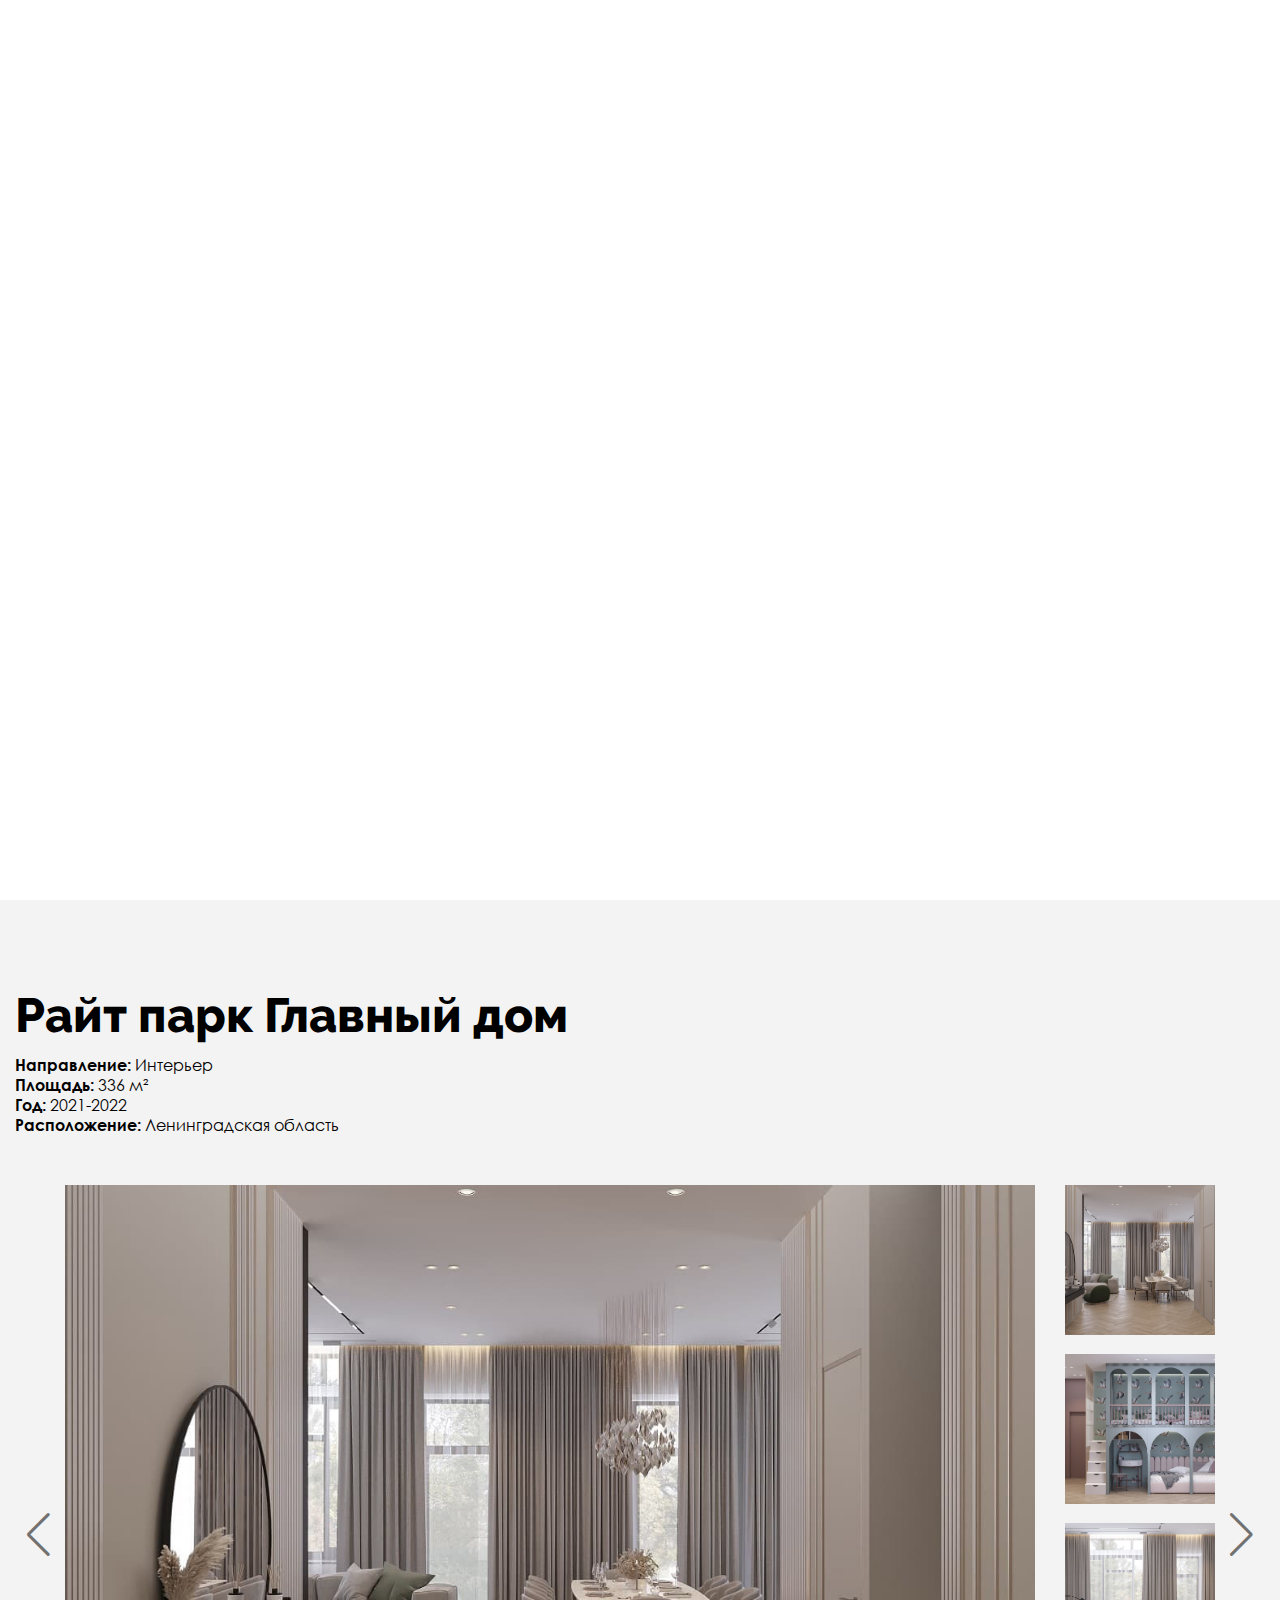
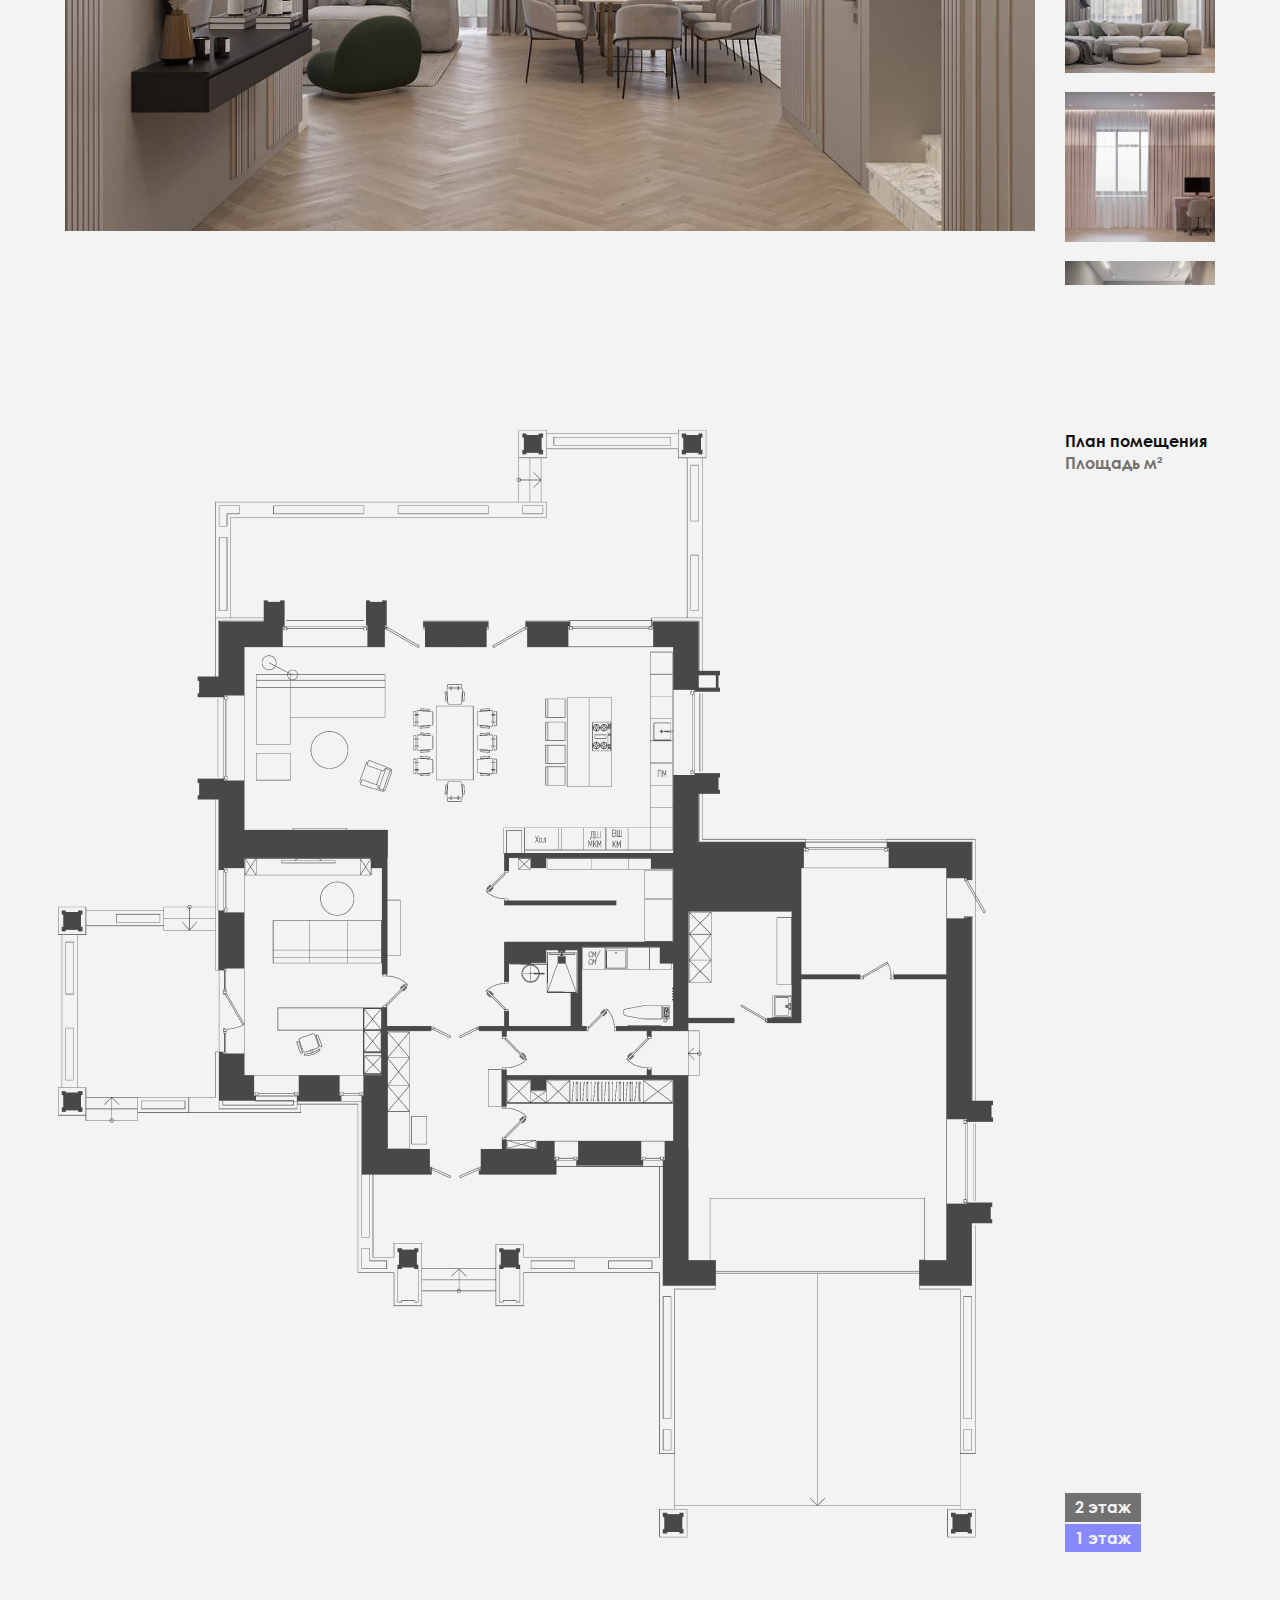
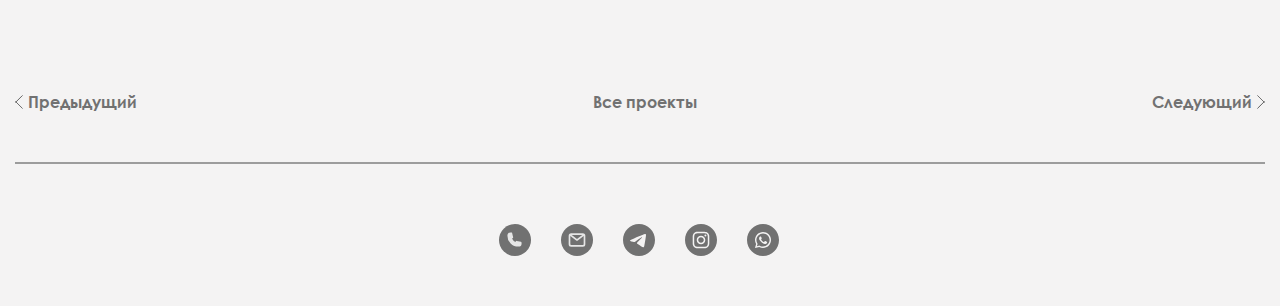
<file: rajt-park-glavnyj-dom.html>
<!DOCTYPE html>
<html lang="en">

<head>
    <meta charset="UTF-8">
    <meta http-equiv="X-UA-Compatible" content="IE=edge">
    <meta name="viewport" content="width=device-width, initial-scale=1.0">
    
    <link rel="stylesheet" href="./assets/css/swiper-bundle.min.css">
    <link rel="stylesheet" href="./assets/css/style.min.css">
    <script defer src="./assets/js/main.min.js"></script>
    <script defer src="./assets/js/swiper-bundle.min.js"></script>
    
    
    <title>Райт парк Главный дом</title>
</head>

<body>
    <div class="wrapper">
        
        <header class="header">
          <div class="container">
            <div class="preloader__scene">
              <div class="progress">
                  <svg width="37" height="40" fill="none" xmlns="http://www.w3.org/2000/svg"><path d="M18.044 1v37.461"  stroke-linecap="round"/><path d="M18.045 1L1 10.276l17.045 9.455 17.045-9.455v18.91L18.045 38.46" stroke-linecap="round" stroke-linejoin="round"/></svg>
              </div>
              <div class="preloader__block"></div>
          </div>   
            <div class="header__nav">
              <a href="./" class="header__logo">
                <img src="./assets/images/logo.svg" alt="">
                <span>re<br>space</span></a>
              <nav class="nav">
                <ul class="nav__list">
                  <li class="nav__item"><a href="./about.html" class="nav__link">О нас</a></li>
                  <li class="nav__item"><a href="./price.html" class="nav__link">Прайс</a></li>
                  <!-- <li class="nav__item"><a href="./contacts.html" class="nav__link">Контакты</a></li> -->
                  <button class="button" id="open-pop-up">Заказать проект</button>
                  <div class="pop-up" id="pop-up">
                    <div class="pop-up__container">
                      <div class="pop-up__body" id="body-pop-up">
                        <div class="contacts">
                          <p>Вы можете связаться с нами удобным для Вас способом:</p>
                          <div class="contacts__wrapper">
                            <div class="contacts__left">
                              <span>whatsapp:</span>
                              <span>telegram</span>
                              <span>почта:</span>
                              <span>телефон:</span>
                              <span>instagram:</span>
                            </div>
                            <div class="contacts__right">
                              <a href="https://api.whatsapp.com/send/?phone=79523941984">+7(952)394-19-84</a>
                              <a href="https://t.me/+79523941984">+7(952)394-19-84</a>
                              <a href="mailto:re_space@gmail.com">re.space.arch@ya.ru</a>
                              <a href="tel:79523941984">+7(952)394-19-84</a>
                              <a href="https://instagram.com/respace.arch" target="_blank">Instagram</a>
                            </div>
                          </div>
                          <p>Рекомендуем предварительно ознакомиться с <a href="./price.html">прайсом</a> на сайте.</p>
                          <div class="pop-up__close" id="close-pop-up"><img src="./assets/images/close-contacts.svg" alt=""></div>
                        </div>
                        <!-- <p>Оставить заявку</p>
                        <form class="js-form-send" method="POST" action="./sendform.php">
                          <input type="text" name="name" placeholder="Имя">
                          <input type="tel" name="tele" placeholder="Телефон">
                          <input type="email" name="email" placeholder="E-Mail">
                          <textarea name="text" id="" cols="30" rows="5" placeholder="Комментарий"></textarea>
                          <button class="js-form-button">Заказать проект</button>
                          <div class="pop-up__close" id="close-pop-up">&#10006</div>
                        </form> -->
                      </div>
                    </div>
                  </div>
                </ul>
                <!-- button-mob btn__menu -->
              </nav>
              <button class="burger js-burger"><span></span></button>
            </div>
          </div>
        </header>        <main>
            <section class="project">
              <div class="container-big">
                <div class="project__img">
                  <img src="./assets/images/rajt-park-glavnyj-dom/rajt-park-glavnyj-dom-big.jpg"
                    alt="Частный жилой дом в посёлке Мяглово">
            
                  <div class="button-wrapper">
                    <a href="./rajt-park-gostevoj-dom.html" class="button-el">Гостевой дом</a>
                    <a href="./rajt-park-glavnyj-dom.html" class="button-el">Главный дом</a>
                  </div>
                </div>
              </div>
            
              <div class="container">
                <div class="project__content">
                  <h1 class="project__title">Райт парк Главный дом</h1>
                  <p class="project__description">Направление: <span>Интерьер</span></p>
                  <p class="project__description">Площадь: <span>336 м²</span></p>
                  <p class="project__description">Год: <span>2021-2022</span></p>
                  <p class="project__description">Расположение: <span>Ленинградская область</span></p>
                </div>
              </div>
            
              <!-- SLIDER START -->
              <div class="container-s">
                <div class="slider-container">
                  <!-- <div class="slider-top">
                    <div class="slider-buttons"> -->
                  <button class="swiper-button-prev"></button>
                  <button class="swiper-button-next"></button>
                  <!-- </div>
                  </div>
               -->
                  <div class="slider">
                    <div class="slider-main">
                      <div class="swiper-wrapper">
                        <div class="swiper-slide"><img src="./assets/images/rajt-park-glavnyj-dom/rajt-park-glavnyj-dom-01.jpg"
                            alt=""></div>
                        <div class="swiper-slide"><img src="./assets/images/rajt-park-glavnyj-dom/rajt-park-glavnyj-dom-02.jpg"
                            alt=""></div>
                        <div class="swiper-slide"><img src="./assets/images/rajt-park-glavnyj-dom/rajt-park-glavnyj-dom-03.jpg"
                            alt=""></div>
                        <div class="swiper-slide"><img src="./assets/images/rajt-park-glavnyj-dom/rajt-park-glavnyj-dom-04.jpg"
                            alt=""></div>
                        <div class="swiper-slide"><img src="./assets/images/rajt-park-glavnyj-dom/rajt-park-glavnyj-dom-05.jpg"
                            alt=""></div>
                        <div class="swiper-slide"><img src="./assets/images/rajt-park-glavnyj-dom/rajt-park-glavnyj-dom-06.jpg"
                            alt=""></div>
                        <div class="swiper-slide"><img src="./assets/images/rajt-park-glavnyj-dom/rajt-park-glavnyj-dom-07.jpg"
                            alt=""></div>
                        <div class="swiper-slide"><img src="./assets/images/rajt-park-glavnyj-dom/rajt-park-glavnyj-dom-08.jpg"
                            alt=""></div>
                        <div class="swiper-slide"><img src="./assets/images/rajt-park-glavnyj-dom/rajt-park-glavnyj-dom-09.jpg"
                            alt=""></div>
                        <div class="swiper-slide"><img src="./assets/images/rajt-park-glavnyj-dom/rajt-park-glavnyj-dom-10.jpg"
                            alt=""></div>
                        <div class="swiper-slide"><img src="./assets/images/rajt-park-glavnyj-dom/rajt-park-glavnyj-dom-11.jpg"
                            alt=""></div>
                        <div class="swiper-slide"><img src="./assets/images/rajt-park-glavnyj-dom/rajt-park-glavnyj-dom-12.jpg"
                            alt=""></div>
                        <div class="swiper-slide"><img src="./assets/images/rajt-park-glavnyj-dom/rajt-park-glavnyj-dom-13.jpg"
                            alt=""></div>
                        <div class="swiper-slide"><img src="./assets/images/rajt-park-glavnyj-dom/rajt-park-glavnyj-dom-14.jpg"
                            alt=""></div>
                        <div class="swiper-slide"><img src="./assets/images/rajt-park-glavnyj-dom/rajt-park-glavnyj-dom-15.jpg"
                            alt=""></div>
                        <div class="swiper-slide"><img src="./assets/images/rajt-park-glavnyj-dom/rajt-park-glavnyj-dom-16.jpg"
                            alt=""></div>
                        <div class="swiper-slide"><img src="./assets/images/rajt-park-glavnyj-dom/rajt-park-glavnyj-dom-17.jpg"
                            alt=""></div>
                        <div class="swiper-slide"><img src="./assets/images/rajt-park-glavnyj-dom/rajt-park-glavnyj-dom-18.jpg"
                            alt=""></div>
                        <div class="swiper-slide"><img src="./assets/images/rajt-park-glavnyj-dom/rajt-park-glavnyj-dom-19.jpg"
                            alt=""></div>
                        <div class="swiper-slide"><img src="./assets/images/rajt-park-glavnyj-dom/rajt-park-glavnyj-dom-20.jpg"
                            alt=""></div>
                        <div class="swiper-slide"><img src="./assets/images/rajt-park-glavnyj-dom/rajt-park-glavnyj-dom-21.jpg"
                            alt=""></div>
                        <div class="swiper-slide"><img src="./assets/images/rajt-park-glavnyj-dom/rajt-park-glavnyj-dom-22.jpg"
                            alt=""></div>
                        <div class="swiper-slide"><img src="./assets/images/rajt-park-glavnyj-dom/rajt-park-glavnyj-dom-23.jpg"
                            alt=""></div>
                        <div class="swiper-slide"><img src="./assets/images/rajt-park-glavnyj-dom/rajt-park-glavnyj-dom-24.jpg"
                            alt=""></div>
                        <div class="swiper-slide"><img src="./assets/images/rajt-park-glavnyj-dom/rajt-park-glavnyj-dom-25.jpg"
                            alt=""></div>
                        <div class="swiper-slide"><img src="./assets/images/rajt-park-glavnyj-dom/rajt-park-glavnyj-dom-26.jpg"
                            alt=""></div>
                        <div class="swiper-slide"><img src="./assets/images/rajt-park-glavnyj-dom/rajt-park-glavnyj-dom-27.jpg"
                            alt=""></div>
                        <div class="swiper-slide"><img src="./assets/images/rajt-park-glavnyj-dom/rajt-park-glavnyj-dom-28.jpg"
                            alt=""></div>
                      </div>
                    </div>
            
                    <div class="slider-nav">
                      <div class="swiper-wrapper">
                        <div class="swiper-slide"><img src="./assets/images/rajt-park-glavnyj-dom/rajt-park-glavnyj-dom-01.jpg"
                            alt=""></div>
                        <div class="swiper-slide"><img src="./assets/images/rajt-park-glavnyj-dom/rajt-park-glavnyj-dom-02.jpg"
                            alt=""></div>
                        <div class="swiper-slide"><img src="./assets/images/rajt-park-glavnyj-dom/rajt-park-glavnyj-dom-03.jpg"
                            alt=""></div>
                        <div class="swiper-slide"><img src="./assets/images/rajt-park-glavnyj-dom/rajt-park-glavnyj-dom-04.jpg"
                            alt=""></div>
                        <div class="swiper-slide"><img src="./assets/images/rajt-park-glavnyj-dom/rajt-park-glavnyj-dom-05.jpg"
                            alt=""></div>
                        <div class="swiper-slide"><img src="./assets/images/rajt-park-glavnyj-dom/rajt-park-glavnyj-dom-06.jpg"
                            alt=""></div>
                        <div class="swiper-slide"><img src="./assets/images/rajt-park-glavnyj-dom/rajt-park-glavnyj-dom-07.jpg"
                            alt=""></div>
                        <div class="swiper-slide"><img src="./assets/images/rajt-park-glavnyj-dom/rajt-park-glavnyj-dom-08.jpg"
                            alt=""></div>
                        <div class="swiper-slide"><img src="./assets/images/rajt-park-glavnyj-dom/rajt-park-glavnyj-dom-09.jpg"
                            alt=""></div>
                        <div class="swiper-slide"><img src="./assets/images/rajt-park-glavnyj-dom/rajt-park-glavnyj-dom-10.jpg"
                            alt=""></div>
                        <div class="swiper-slide"><img src="./assets/images/rajt-park-glavnyj-dom/rajt-park-glavnyj-dom-11.jpg"
                            alt=""></div>
                        <div class="swiper-slide"><img src="./assets/images/rajt-park-glavnyj-dom/rajt-park-glavnyj-dom-12.jpg"
                            alt=""></div>
                        <div class="swiper-slide"><img src="./assets/images/rajt-park-glavnyj-dom/rajt-park-glavnyj-dom-13.jpg"
                            alt=""></div>
                        <div class="swiper-slide"><img src="./assets/images/rajt-park-glavnyj-dom/rajt-park-glavnyj-dom-14.jpg"
                            alt=""></div>
                        <div class="swiper-slide"><img src="./assets/images/rajt-park-glavnyj-dom/rajt-park-glavnyj-dom-15.jpg"
                            alt=""></div>
                        <div class="swiper-slide"><img src="./assets/images/rajt-park-glavnyj-dom/rajt-park-glavnyj-dom-16.jpg"
                            alt=""></div>
                        <div class="swiper-slide"><img src="./assets/images/rajt-park-glavnyj-dom/rajt-park-glavnyj-dom-17.jpg"
                            alt=""></div>
                        <div class="swiper-slide"><img src="./assets/images/rajt-park-glavnyj-dom/rajt-park-glavnyj-dom-18.jpg"
                            alt=""></div>
                        <div class="swiper-slide"><img src="./assets/images/rajt-park-glavnyj-dom/rajt-park-glavnyj-dom-19.jpg"
                            alt=""></div>
                        <div class="swiper-slide"><img src="./assets/images/rajt-park-glavnyj-dom/rajt-park-glavnyj-dom-20.jpg"
                            alt=""></div>
                        <div class="swiper-slide"><img src="./assets/images/rajt-park-glavnyj-dom/rajt-park-glavnyj-dom-21.jpg"
                            alt=""></div>
                        <div class="swiper-slide"><img src="./assets/images/rajt-park-glavnyj-dom/rajt-park-glavnyj-dom-22.jpg"
                            alt=""></div>
                        <div class="swiper-slide"><img src="./assets/images/rajt-park-glavnyj-dom/rajt-park-glavnyj-dom-23.jpg"
                            alt=""></div>
                        <div class="swiper-slide"><img src="./assets/images/rajt-park-glavnyj-dom/rajt-park-glavnyj-dom-24.jpg"
                            alt=""></div>
                        <div class="swiper-slide"><img src="./assets/images/rajt-park-glavnyj-dom/rajt-park-glavnyj-dom-25.jpg"
                            alt=""></div>
                        <div class="swiper-slide"><img src="./assets/images/rajt-park-glavnyj-dom/rajt-park-glavnyj-dom-26.jpg"
                            alt=""></div>
                        <div class="swiper-slide"><img src="./assets/images/rajt-park-glavnyj-dom/rajt-park-glavnyj-dom-27.jpg"
                            alt=""></div>
                        <div class="swiper-slide"><img src="./assets/images/rajt-park-glavnyj-dom/rajt-park-glavnyj-dom-28.jpg"
                            alt=""></div>
                      </div>
                    </div>
                  </div>
                </div>
              </div>
            
            
              <!-- <div class="slider">
            
                  <div class="slider__list">
                    <div class="slider__list-navigation">
                      <img class="slider__arrow-left" src="./assets/images/arrow-left.svg" alt="">
                      <img class="slider__arrow-right" src="./assets/images/arrow-right.svg" alt="">
                    </div>
                    <div class="slider__item"><img src="./assets/images/myaglovo/myaglovo-01.jpg"
                        alt="Частный жилой дом в Мяглово фото 1"></div>
                    <div class="slider__item"><img src="./assets/images/myaglovo/myaglovo-02.jpg"
                        alt="Частный жилой дом в Мяглово фото 2"></div>
                    <div class="slider__item"><img src="./assets/images/myaglovo/myaglovo-04.jpg"
                        alt="Частный жилой дом в Мяглово фото 3"></div>
                  </div>
            
                  <div class="slider__nav">
                    <img src="./assets/images/myaglovo/myaglovo-01.jpg" alt="Частный жилой дом в Мяглово фото 1">
                    <img src="./assets/images/myaglovo/myaglovo-02.jpg" alt="Частный жилой дом в Мяглово фото 2">
                    <img src="./assets/images/myaglovo/myaglovo-03.jpg" alt="Частный жилой дом в Мяглово фото 3">
                  </div>
            
                </div> -->
            
              <!-- SLIDER END -->
              <!-- DRAFT START -->
              <div class="container">
                <div class="draft">
                  <!-- <div class="izometriya" data-draft="izometriya">
                          <img class="izometriya-img"
                              src="./assets/images/rajt-park-glavnyj-dom/izometriya-rajt-park-glavnyj-dom-3.png" alt="">
                          <img class="izometriya-img"
                              src="./assets/images/rajt-park-glavnyj-dom/izometriya-rajt-park-glavnyj-dom-2.png" alt="">
                          <img class="izometriya-img"
                              src="./assets/images/rajt-park-glavnyj-dom/izometriya-rajt-park-glavnyj-dom-1.png" alt="">
            
                      </div> -->
                  <div class="plan" data-draft="plan">
                    <img class="plan-img" src="./assets/images/rajt-park-glavnyj-dom/plan-rajt-park-glavnyj-dom-2.png" alt="">
                    <img class="plan-img" src="./assets/images/rajt-park-glavnyj-dom/plan-rajt-park-glavnyj-dom-1.png" alt="">
                  </div>
                  <div class="square" data-draft="square">
                    <img class="square-img" src="./assets/images/rajt-park-glavnyj-dom/square-rajt-park-glavnyj-dom-2.png" alt="">
                    <img class="square-img" src="./assets/images/rajt-park-glavnyj-dom/square-rajt-park-glavnyj-dom-1.png" alt="">
                  </div>
            
                  <div class="draft__nav">
                    <div class="draft__nav-wrapper">
                      <!-- <div class="draft__nav-izometriya">Аксонометрия</div> -->
                      <div class="draft__nav-plan">План помещения</div>
                      <div class="draft__nav-square">Площадь м²</div>
                    </div>
                    <div class="level-wrapper">
                    </div>
                  </div>
                </div>
            
                <!-- DRAFT END -->
            
                <div class="linking">
                  <a href="./apartamenty-ariosto.html" class="linking__prev">
            
                    <svg width="8" height="14" xmlns="http://www.w3.org/2000/svg">
                      <path d="M6.98 12.97L1 6.99m5.98 5.98L1 6.99m5.98 5.98L1 6.99M6.98 1L1 6.98M6.98 1L1 6.98M6.98 1L1 6.98"
                        stroke-linecap="round" />
                    </svg>
            
                    <span>Предыдущий</span></a>
                  <a href="./">Все проекты</a>
                  <a href="./private-residential-house-myaglovo.html" class="linking__next">
            
                    <span>Следующий</span>
            
                    <svg width="8" height="14" xmlns="http://www.w3.org/2000/svg">
                      <path d="M1 1l5.98 5.98M1 1l5.98 5.98M1 1l5.98 5.98M1 12.97l5.98-5.98M1 12.97l5.98-5.98M1 12.97l5.98-5.98"
                        stroke-linecap="round" />
                    </svg></a>
                </div>
              </div>
            
            
            </section>        </main>
        <footer class="footer">
          <div class="container">
        
            <div class="line"></div>
            
            <div class="footer__soc">
              <a href="tel:79523941984" target="_blank"><img src="./assets/images/phone.svg" alt="phone"></a>
              <a href="mailto:re_space@gmail.com" target="_blank"><img src="./assets/images/email.svg" alt="email"></a>
              <a href="https://t.me/+79523941984" target="_blank"><img src="./assets/images/telegram.svg" alt="telegram"></a>
              <a href="https://instagram.com/respace.arch" target="_blank"><img src="./assets/images/instagram.svg" alt="instagram"></a>
              <a href="https://api.whatsapp.com/send/?phone=79523941984" target="_blank"><img src="./assets/images/whatsapp.svg" alt="whatsapp"></a>
            </div>
          </div>
        </footer>    </div>
</body>

</html>
</file>
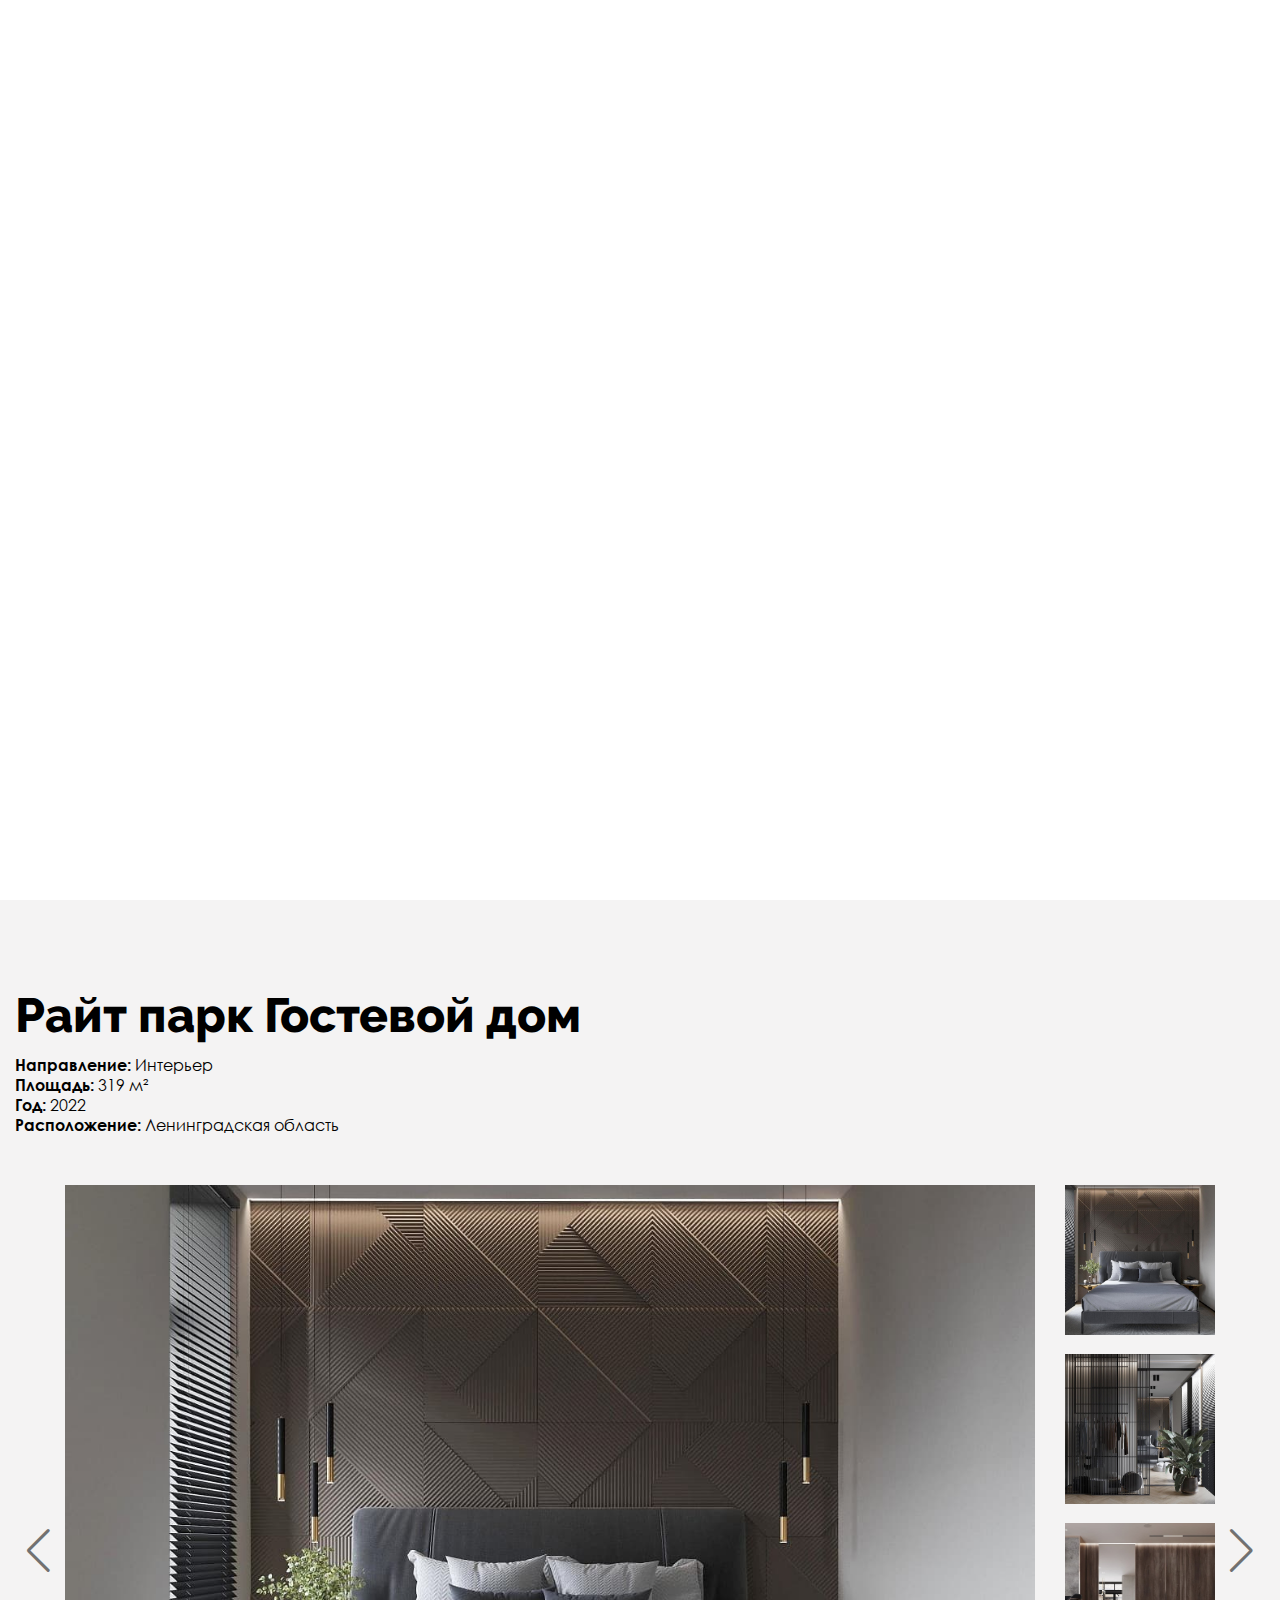
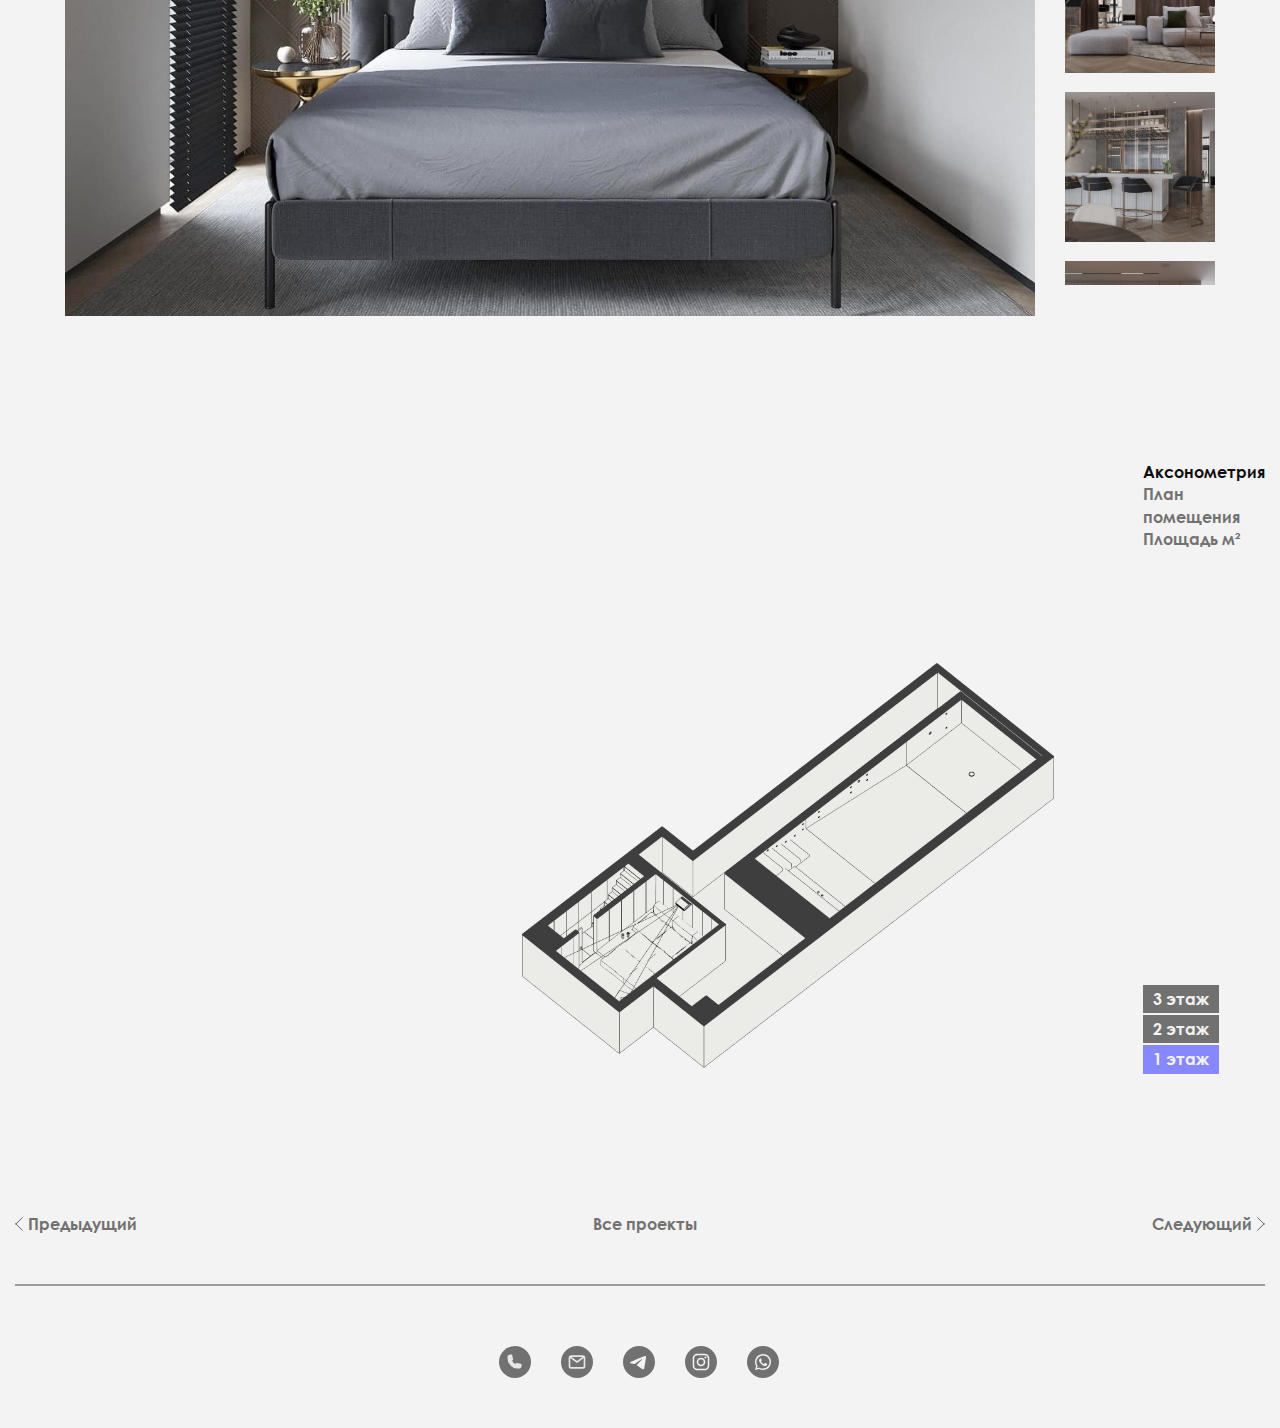
<file: rajt-park-gostevoj-dom.html>
<!DOCTYPE html>
<html lang="en">

<head>
    <meta charset="UTF-8">
    <meta http-equiv="X-UA-Compatible" content="IE=edge">
    <meta name="viewport" content="width=device-width, initial-scale=1.0">
    
    <link rel="stylesheet" href="./assets/css/swiper-bundle.min.css">
    <link rel="stylesheet" href="./assets/css/style.min.css">
    <script defer src="./assets/js/main.min.js"></script>
    <script defer src="./assets/js/swiper-bundle.min.js"></script>
    
    
    <title>Райт парк Гостевой дом</title>
</head>


<body>
    <div class="wrapper">
        
        <header class="header">
          <div class="container">
            <div class="preloader__scene">
              <div class="progress">
                  <svg width="37" height="40" fill="none" xmlns="http://www.w3.org/2000/svg"><path d="M18.044 1v37.461"  stroke-linecap="round"/><path d="M18.045 1L1 10.276l17.045 9.455 17.045-9.455v18.91L18.045 38.46" stroke-linecap="round" stroke-linejoin="round"/></svg>
              </div>
              <div class="preloader__block"></div>
          </div>   
            <div class="header__nav">
              <a href="./" class="header__logo">
                <img src="./assets/images/logo.svg" alt="">
                <span>re<br>space</span></a>
              <nav class="nav">
                <ul class="nav__list">
                  <li class="nav__item"><a href="./about.html" class="nav__link">О нас</a></li>
                  <li class="nav__item"><a href="./price.html" class="nav__link">Прайс</a></li>
                  <!-- <li class="nav__item"><a href="./contacts.html" class="nav__link">Контакты</a></li> -->
                  <button class="button" id="open-pop-up">Заказать проект</button>
                  <div class="pop-up" id="pop-up">
                    <div class="pop-up__container">
                      <div class="pop-up__body" id="body-pop-up">
                        <div class="contacts">
                          <p>Вы можете связаться с нами удобным для Вас способом:</p>
                          <div class="contacts__wrapper">
                            <div class="contacts__left">
                              <span>whatsapp:</span>
                              <span>telegram</span>
                              <span>почта:</span>
                              <span>телефон:</span>
                              <span>instagram:</span>
                            </div>
                            <div class="contacts__right">
                              <a href="https://api.whatsapp.com/send/?phone=79523941984">+7(952)394-19-84</a>
                              <a href="https://t.me/+79523941984">+7(952)394-19-84</a>
                              <a href="mailto:re_space@gmail.com">re.space.arch@ya.ru</a>
                              <a href="tel:79523941984">+7(952)394-19-84</a>
                              <a href="https://instagram.com/respace.arch" target="_blank">Instagram</a>
                            </div>
                          </div>
                          <p>Рекомендуем предварительно ознакомиться с <a href="./price.html">прайсом</a> на сайте.</p>
                          <div class="pop-up__close" id="close-pop-up"><img src="./assets/images/close-contacts.svg" alt=""></div>
                        </div>
                        <!-- <p>Оставить заявку</p>
                        <form class="js-form-send" method="POST" action="./sendform.php">
                          <input type="text" name="name" placeholder="Имя">
                          <input type="tel" name="tele" placeholder="Телефон">
                          <input type="email" name="email" placeholder="E-Mail">
                          <textarea name="text" id="" cols="30" rows="5" placeholder="Комментарий"></textarea>
                          <button class="js-form-button">Заказать проект</button>
                          <div class="pop-up__close" id="close-pop-up">&#10006</div>
                        </form> -->
                      </div>
                    </div>
                  </div>
                </ul>
                <!-- button-mob btn__menu -->
              </nav>
              <button class="burger js-burger"><span></span></button>
            </div>
          </div>
        </header>        <main>
            <section class="project">
            
              <div class="project__img">
                <img src="./assets/images/rajt-park-gostevoj-dom-big.jpg" alt="Частный жилой дом в посёлке Мяглово">
            
                <div class="button-wrapper">
                  <a href="./rajt-park-gostevoj-dom.html" class="button-el">Гостевой дом</a>
                  <a href="./rajt-park-glavnyj-dom.html" class="button-el">Главный дом</a>
                </div>
              </div>
              </div>
            
              <div class="container">
                <div class="project__content">
                  <h1 class="project__title">Райт парк Гостевой дом</h1>
                  <p class="project__description">Направление: <span>Интерьер</span></p>
                  <p class="project__description">Площадь: <span>319 м²</span></p>
                  <p class="project__description">Год: <span>2022</span></p>
                  <p class="project__description">Расположение: <span>Ленинградская область</span></p>
                </div>
              </div>
            
              <!-- SLIDER START -->
              <div class="container-s">
                <div class="slider-container">
                  <!-- <div class="slider-top">
                    <div class="slider-buttons"> -->
                  <button class="swiper-button-prev"></button>
                  <button class="swiper-button-next"></button>
                  <!-- </div>
                  </div>
               -->
                  <div class="slider">
            
            
                    <div class="slider-main">
                      <div class="swiper-wrapper">
                        <div class="swiper-slide"><img src="./assets/images/rajt-park-gostevoj-dom/rajt-park-gostevoj-dom-01.jpg"
                            alt=""></div>
                        <div class="swiper-slide"><img src="./assets/images/rajt-park-gostevoj-dom/rajt-park-gostevoj-dom-02.jpg"
                            alt=""></div>
                        <div class="swiper-slide"><img src="./assets/images/rajt-park-gostevoj-dom/rajt-park-gostevoj-dom-03.jpg"
                            alt=""></div>
                        <div class="swiper-slide"><img src="./assets/images/rajt-park-gostevoj-dom/rajt-park-gostevoj-dom-04.jpg"
                            alt=""></div>
                        <div class="swiper-slide"><img src="./assets/images/rajt-park-gostevoj-dom/rajt-park-gostevoj-dom-05.jpg"
                            alt=""></div>
                        <div class="swiper-slide"><img src="./assets/images/rajt-park-gostevoj-dom/rajt-park-gostevoj-dom-06.jpg"
                            alt=""></div>
                        <div class="swiper-slide"><img src="./assets/images/rajt-park-gostevoj-dom/rajt-park-gostevoj-dom-07.jpg"
                            alt=""></div>
                        <div class="swiper-slide"><img src="./assets/images/rajt-park-gostevoj-dom/rajt-park-gostevoj-dom-08.jpg"
                            alt=""></div>
                        <div class="swiper-slide"><img src="./assets/images/rajt-park-gostevoj-dom/rajt-park-gostevoj-dom-09.jpg"
                            alt=""></div>
                        <div class="swiper-slide"><img src="./assets/images/rajt-park-gostevoj-dom/rajt-park-gostevoj-dom-10.jpg"
                            alt=""></div>
                        <div class="swiper-slide"><img src="./assets/images/rajt-park-gostevoj-dom/rajt-park-gostevoj-dom-11.jpg"
                            alt=""></div>
                        <div class="swiper-slide"><img src="./assets/images/rajt-park-gostevoj-dom/rajt-park-gostevoj-dom-12.jpg"
                            alt=""></div>
                        <div class="swiper-slide"><img src="./assets/images/rajt-park-gostevoj-dom/rajt-park-gostevoj-dom-13.jpg"
                            alt=""></div>
                        <div class="swiper-slide"><img src="./assets/images/rajt-park-gostevoj-dom/rajt-park-gostevoj-dom-14.jpg"
                            alt=""></div>
                        <div class="swiper-slide"><img src="./assets/images/rajt-park-gostevoj-dom/rajt-park-gostevoj-dom-15.jpg"
                            alt=""></div>
                        <div class="swiper-slide"><img src="./assets/images/rajt-park-gostevoj-dom/rajt-park-gostevoj-dom-16.jpg"
                            alt=""></div>
                        <div class="swiper-slide"><img src="./assets/images/rajt-park-gostevoj-dom/rajt-park-gostevoj-dom-17.jpg"
                            alt=""></div>
                        <div class="swiper-slide"><img src="./assets/images/rajt-park-gostevoj-dom/rajt-park-gostevoj-dom-18.jpg"
                            alt=""></div>
                        <div class="swiper-slide"><img src="./assets/images/rajt-park-gostevoj-dom/rajt-park-gostevoj-dom-19.jpg"
                            alt=""></div>
                        <div class="swiper-slide"><img src="./assets/images/rajt-park-gostevoj-dom/rajt-park-gostevoj-dom-20.jpg"
                            alt=""></div>
                        <div class="swiper-slide"><img src="./assets/images/rajt-park-gostevoj-dom/rajt-park-gostevoj-dom-21.jpg"
                            alt=""></div>
                        <div class="swiper-slide"><img src="./assets/images/rajt-park-gostevoj-dom/rajt-park-gostevoj-dom-22.jpg"
                            alt=""></div>
                        <div class="swiper-slide"><img src="./assets/images/rajt-park-gostevoj-dom/rajt-park-gostevoj-dom-23.jpg"
                            alt=""></div>
                        <div class="swiper-slide"><img src="./assets/images/rajt-park-gostevoj-dom/rajt-park-gostevoj-dom-24.jpg"
                            alt=""></div>
                        <div class="swiper-slide"><img src="./assets/images/rajt-park-gostevoj-dom/rajt-park-gostevoj-dom-25.jpg"
                            alt=""></div>
                        <div class="swiper-slide"><img src="./assets/images/rajt-park-gostevoj-dom/rajt-park-gostevoj-dom-26.jpg"
                            alt=""></div>
                        <div class="swiper-slide"><img src="./assets/images/rajt-park-gostevoj-dom/rajt-park-gostevoj-dom-27.jpg"
                            alt=""></div>
                        <div class="swiper-slide"><img src="./assets/images/rajt-park-gostevoj-dom/rajt-park-gostevoj-dom-28.jpg"
                            alt=""></div>
                        <div class="swiper-slide"><img src="./assets/images/rajt-park-gostevoj-dom/rajt-park-gostevoj-dom-29.jpg"
                            alt=""></div>
                      </div>
                    </div>
            
                    <div class="slider-nav">
            
                      <div class="swiper-wrapper">
                        <div class="swiper-slide"><img src="./assets/images/rajt-park-gostevoj-dom/rajt-park-gostevoj-dom-01.jpg"
                            alt=""></div>
                        <div class="swiper-slide"><img src="./assets/images/rajt-park-gostevoj-dom/rajt-park-gostevoj-dom-02.jpg"
                            alt=""></div>
                        <div class="swiper-slide"><img src="./assets/images/rajt-park-gostevoj-dom/rajt-park-gostevoj-dom-03.jpg"
                            alt=""></div>
                        <div class="swiper-slide"><img src="./assets/images/rajt-park-gostevoj-dom/rajt-park-gostevoj-dom-04.jpg"
                            alt=""></div>
                        <div class="swiper-slide"><img src="./assets/images/rajt-park-gostevoj-dom/rajt-park-gostevoj-dom-05.jpg"
                            alt=""></div>
                        <div class="swiper-slide"><img src="./assets/images/rajt-park-gostevoj-dom/rajt-park-gostevoj-dom-06.jpg"
                            alt=""></div>
                        <div class="swiper-slide"><img src="./assets/images/rajt-park-gostevoj-dom/rajt-park-gostevoj-dom-07.jpg"
                            alt=""></div>
                        <div class="swiper-slide"><img src="./assets/images/rajt-park-gostevoj-dom/rajt-park-gostevoj-dom-08.jpg"
                            alt=""></div>
                        <div class="swiper-slide"><img src="./assets/images/rajt-park-gostevoj-dom/rajt-park-gostevoj-dom-09.jpg"
                            alt=""></div>
                        <div class="swiper-slide"><img src="./assets/images/rajt-park-gostevoj-dom/rajt-park-gostevoj-dom-10.jpg"
                            alt=""></div>
                        <div class="swiper-slide"><img src="./assets/images/rajt-park-gostevoj-dom/rajt-park-gostevoj-dom-11.jpg"
                            alt=""></div>
                        <div class="swiper-slide"><img src="./assets/images/rajt-park-gostevoj-dom/rajt-park-gostevoj-dom-12.jpg"
                            alt=""></div>
                        <div class="swiper-slide"><img src="./assets/images/rajt-park-gostevoj-dom/rajt-park-gostevoj-dom-13.jpg"
                            alt=""></div>
                        <div class="swiper-slide"><img src="./assets/images/rajt-park-gostevoj-dom/rajt-park-gostevoj-dom-14.jpg"
                            alt=""></div>
                        <div class="swiper-slide"><img src="./assets/images/rajt-park-gostevoj-dom/rajt-park-gostevoj-dom-15.jpg"
                            alt=""></div>
                        <div class="swiper-slide"><img src="./assets/images/rajt-park-gostevoj-dom/rajt-park-gostevoj-dom-16.jpg"
                            alt=""></div>
                        <div class="swiper-slide"><img src="./assets/images/rajt-park-gostevoj-dom/rajt-park-gostevoj-dom-17.jpg"
                            alt=""></div>
                        <div class="swiper-slide"><img src="./assets/images/rajt-park-gostevoj-dom/rajt-park-gostevoj-dom-18.jpg"
                            alt=""></div>
                        <div class="swiper-slide"><img src="./assets/images/rajt-park-gostevoj-dom/rajt-park-gostevoj-dom-19.jpg"
                            alt=""></div>
                        <div class="swiper-slide"><img src="./assets/images/rajt-park-gostevoj-dom/rajt-park-gostevoj-dom-20.jpg"
                            alt=""></div>
                        <div class="swiper-slide"><img src="./assets/images/rajt-park-gostevoj-dom/rajt-park-gostevoj-dom-21.jpg"
                            alt=""></div>
                        <div class="swiper-slide"><img src="./assets/images/rajt-park-gostevoj-dom/rajt-park-gostevoj-dom-22.jpg"
                            alt=""></div>
                        <div class="swiper-slide"><img src="./assets/images/rajt-park-gostevoj-dom/rajt-park-gostevoj-dom-23.jpg"
                            alt=""></div>
                        <div class="swiper-slide"><img src="./assets/images/rajt-park-gostevoj-dom/rajt-park-gostevoj-dom-24.jpg"
                            alt=""></div>
                        <div class="swiper-slide"><img src="./assets/images/rajt-park-gostevoj-dom/rajt-park-gostevoj-dom-25.jpg"
                            alt=""></div>
                        <div class="swiper-slide"><img src="./assets/images/rajt-park-gostevoj-dom/rajt-park-gostevoj-dom-26.jpg"
                            alt=""></div>
                        <div class="swiper-slide"><img src="./assets/images/rajt-park-gostevoj-dom/rajt-park-gostevoj-dom-27.jpg"
                            alt=""></div>
                        <div class="swiper-slide"><img src="./assets/images/rajt-park-gostevoj-dom/rajt-park-gostevoj-dom-28.jpg"
                            alt=""></div>
                        <div class="swiper-slide"><img src="./assets/images/rajt-park-gostevoj-dom/rajt-park-gostevoj-dom-29.jpg"
                            alt=""></div>
                      </div>
                    </div>
            
            
                  </div>
                </div>
              </div>
            
            
            
              <!-- <div class="slider">
            
                  <div class="slider__list">
                    <div class="slider__list-navigation">
                      <img class="slider__arrow-left" src="./assets/images/arrow-left.svg" alt="">
                      <img class="slider__arrow-right" src="./assets/images/arrow-right.svg" alt="">
                    </div>
                    <div class="slider__item"><img src="./assets/images/myaglovo/myaglovo-01.jpg"
                        alt="Частный жилой дом в Мяглово фото 1"></div>
                    <div class="slider__item"><img src="./assets/images/myaglovo/myaglovo-02.jpg"
                        alt="Частный жилой дом в Мяглово фото 2"></div>
                    <div class="slider__item"><img src="./assets/images/myaglovo/myaglovo-04.jpg"
                        alt="Частный жилой дом в Мяглово фото 3"></div>
                  </div>
            
                  <div class="slider__nav">
                    <img src="./assets/images/myaglovo/myaglovo-01.jpg" alt="Частный жилой дом в Мяглово фото 1">
                    <img src="./assets/images/myaglovo/myaglovo-02.jpg" alt="Частный жилой дом в Мяглово фото 2">
                    <img src="./assets/images/myaglovo/myaglovo-03.jpg" alt="Частный жилой дом в Мяглово фото 3">
                  </div>
            
                </div> -->
            
              <!-- SLIDER END -->
              <!-- DRAFT START -->
              <div class="container">
              <div class="draft">
                <div class="izometriya" data-draft="izometriya">
                  <img class="izometriya-img" src="./assets/images/rajt-park-gostevoj-dom/izometriya-rajt-park-gostevoj-dom-3.png"
                    alt="">
                  <img class="izometriya-img" src="./assets/images/rajt-park-gostevoj-dom/izometriya-rajt-park-gostevoj-dom-2.png"
                    alt="">
                  <img class="izometriya-img" src="./assets/images/rajt-park-gostevoj-dom/izometriya-rajt-park-gostevoj-dom-1.png"
                    alt="">
            
                </div>
                <div class="plan" data-draft="plan">
                  <img class="plan-img" src="./assets/images/rajt-park-gostevoj-dom/plan-rajt-park-gostevoj-dom-2.png" alt="">
                  <img class="plan-img" src="./assets/images/rajt-park-gostevoj-dom/plan-rajt-park-gostevoj-dom-1.png" alt="">
                </div>
                <div class="square" data-draft="square">
                  <img class="square-img" src="./assets/images/rajt-park-gostevoj-dom/square-rajt-park-gostevoj-dom-2.png" alt="">
                  <img class="square-img" src="./assets/images/rajt-park-gostevoj-dom/square-rajt-park-gostevoj-dom-1.png" alt="">
                </div>
            
                <div class="draft__nav">
                  <div class="draft__nav-wrapper">
                    <div class="draft__nav-izometriya">Аксонометрия</div>
                    <div class="draft__nav-plan">План помещения</div>
                    <div class="draft__nav-square">Площадь м²</div>
                  </div>
                  <div class="level-wrapper">
                  </div>
                </div>
              </div>
            
              <!-- DRAFT END -->
            
              <div class="linking">
                <a href="./ligovsky-city.html" class="linking__prev">
            
                  <svg width="8" height="14" xmlns="http://www.w3.org/2000/svg">
                    <path d="M6.98 12.97L1 6.99m5.98 5.98L1 6.99m5.98 5.98L1 6.99M6.98 1L1 6.98M6.98 1L1 6.98M6.98 1L1 6.98"
                      stroke-linecap="round" />
                  </svg>
            
                  <span>Предыдущий</span></a>
                <a href="./">Все проекты</a>
                <a href="./kafe-magazin-lamberi.html" class="linking__next">
            
                  <span>Следующий</span>
            
                  <svg width="8" height="14" xmlns="http://www.w3.org/2000/svg">
                    <path d="M1 1l5.98 5.98M1 1l5.98 5.98M1 1l5.98 5.98M1 12.97l5.98-5.98M1 12.97l5.98-5.98M1 12.97l5.98-5.98"
                      stroke-linecap="round" />
                  </svg></a>
              </div>
              </div>
            
            
            </section>        </main>
        <footer class="footer">
          <div class="container">
        
            <div class="line"></div>
            
            <div class="footer__soc">
              <a href="tel:79523941984" target="_blank"><img src="./assets/images/phone.svg" alt="phone"></a>
              <a href="mailto:re_space@gmail.com" target="_blank"><img src="./assets/images/email.svg" alt="email"></a>
              <a href="https://t.me/+79523941984" target="_blank"><img src="./assets/images/telegram.svg" alt="telegram"></a>
              <a href="https://instagram.com/respace.arch" target="_blank"><img src="./assets/images/instagram.svg" alt="instagram"></a>
              <a href="https://api.whatsapp.com/send/?phone=79523941984" target="_blank"><img src="./assets/images/whatsapp.svg" alt="whatsapp"></a>
            </div>
          </div>
        </footer>    </div>
</body>

</html>
</file>
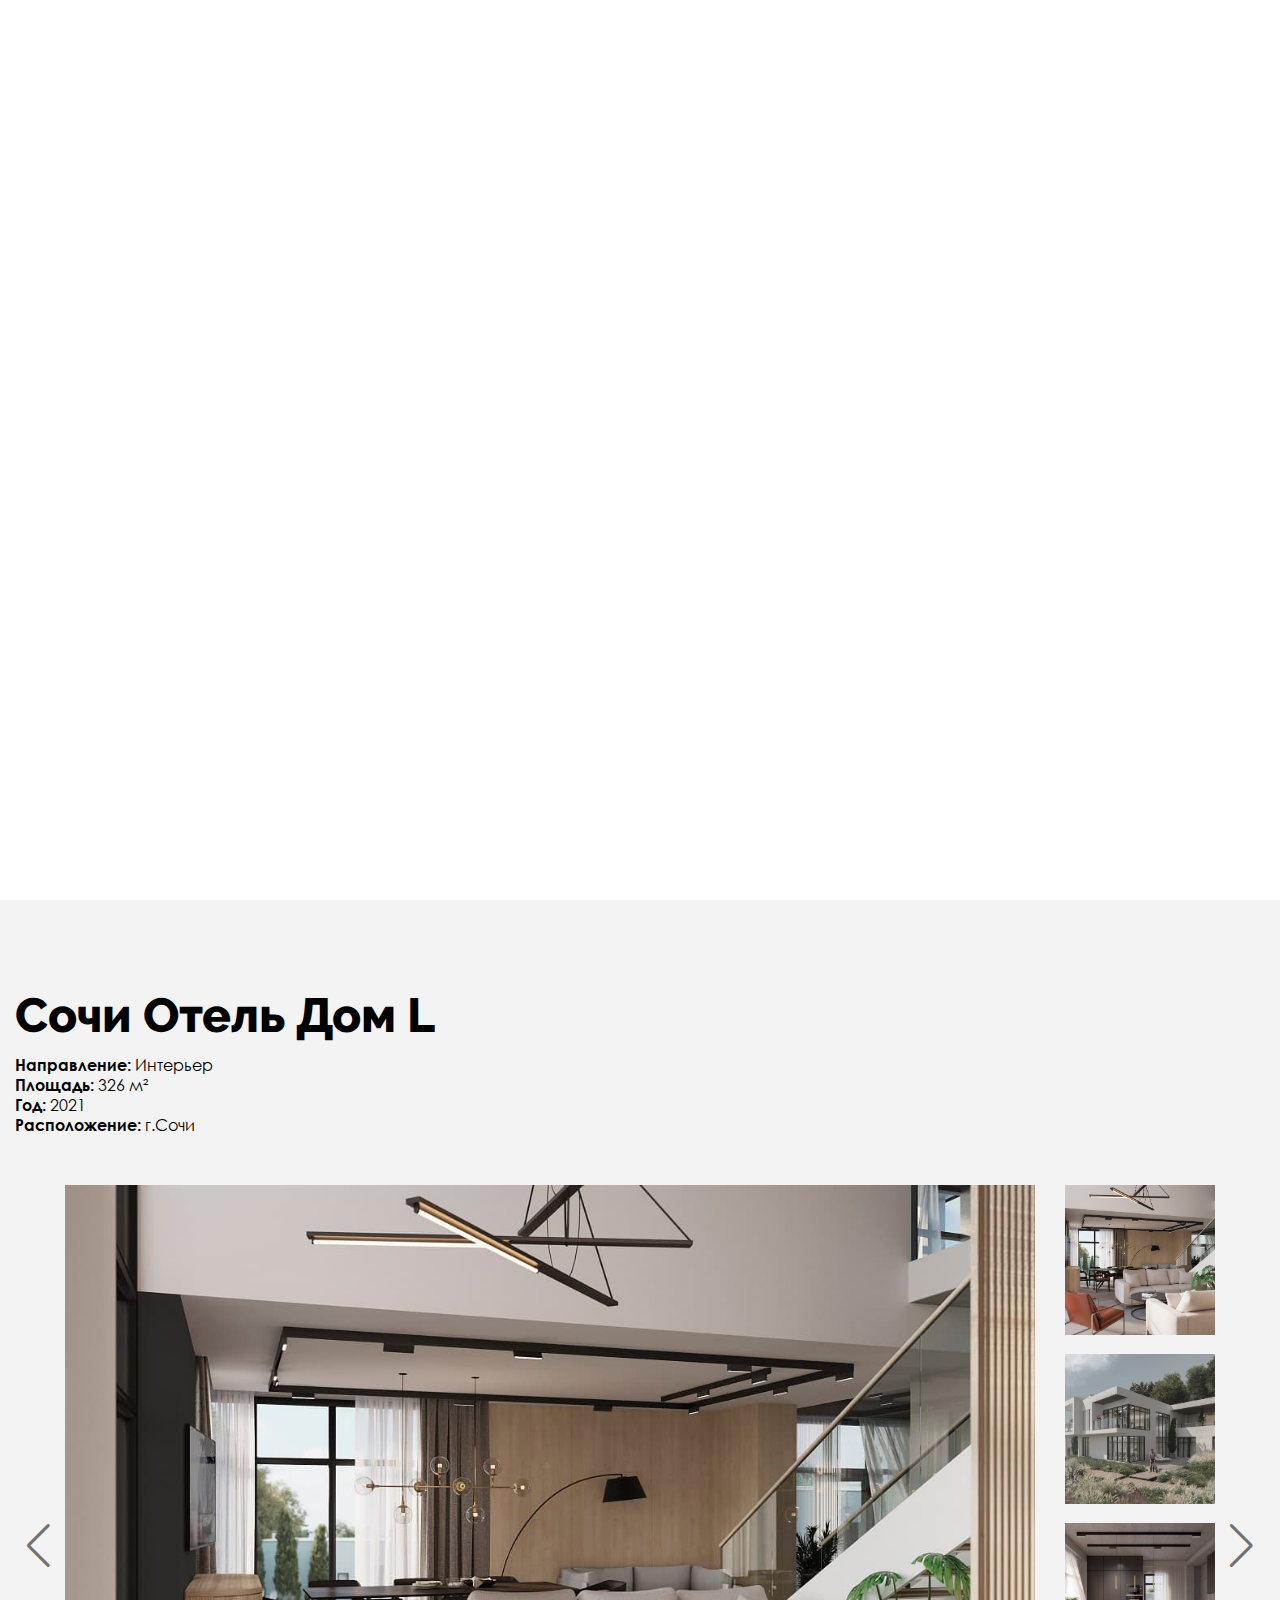
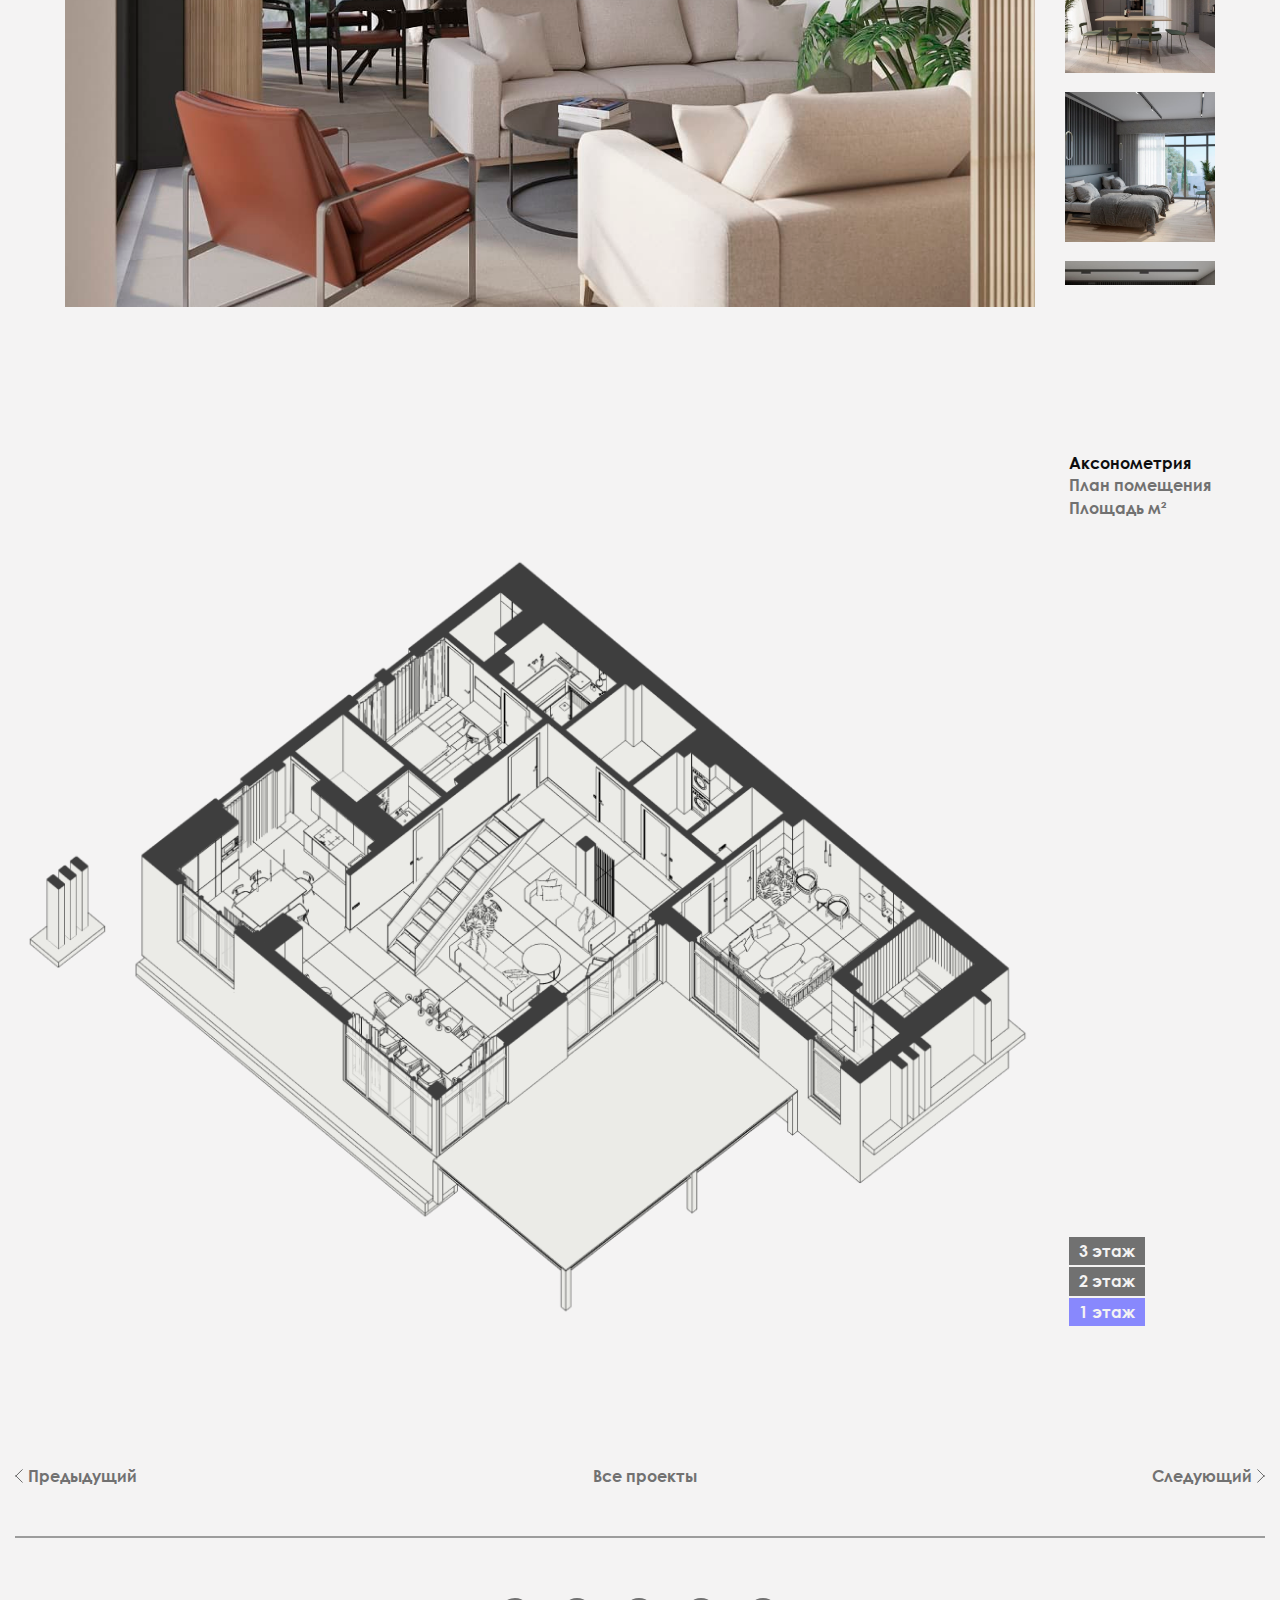
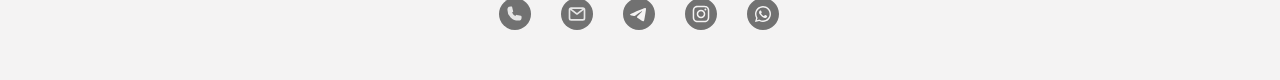
<file: sochi-dom-l.html>
<!DOCTYPE html>
<html lang="en">

<head>
    <meta charset="UTF-8">
    <meta http-equiv="X-UA-Compatible" content="IE=edge">
    <meta name="viewport" content="width=device-width, initial-scale=1.0">
    
    <link rel="stylesheet" href="./assets/css/swiper-bundle.min.css">
    <link rel="stylesheet" href="./assets/css/style.min.css">
    <script defer src="./assets/js/main.min.js"></script>
    <script defer src="./assets/js/swiper-bundle.min.js"></script>
    
    
    <title>Сочи Отель Дом L</title>
</head>

<body>
    <div class="wrapper">
        
        <header class="header">
          <div class="container">
            <div class="preloader__scene">
              <div class="progress">
                  <svg width="37" height="40" fill="none" xmlns="http://www.w3.org/2000/svg"><path d="M18.044 1v37.461"  stroke-linecap="round"/><path d="M18.045 1L1 10.276l17.045 9.455 17.045-9.455v18.91L18.045 38.46" stroke-linecap="round" stroke-linejoin="round"/></svg>
              </div>
              <div class="preloader__block"></div>
          </div>   
            <div class="header__nav">
              <a href="./" class="header__logo">
                <img src="./assets/images/logo.svg" alt="">
                <span>re<br>space</span></a>
              <nav class="nav">
                <ul class="nav__list">
                  <li class="nav__item"><a href="./about.html" class="nav__link">О нас</a></li>
                  <li class="nav__item"><a href="./price.html" class="nav__link">Прайс</a></li>
                  <!-- <li class="nav__item"><a href="./contacts.html" class="nav__link">Контакты</a></li> -->
                  <button class="button" id="open-pop-up">Заказать проект</button>
                  <div class="pop-up" id="pop-up">
                    <div class="pop-up__container">
                      <div class="pop-up__body" id="body-pop-up">
                        <div class="contacts">
                          <p>Вы можете связаться с нами удобным для Вас способом:</p>
                          <div class="contacts__wrapper">
                            <div class="contacts__left">
                              <span>whatsapp:</span>
                              <span>telegram</span>
                              <span>почта:</span>
                              <span>телефон:</span>
                              <span>instagram:</span>
                            </div>
                            <div class="contacts__right">
                              <a href="https://api.whatsapp.com/send/?phone=79523941984">+7(952)394-19-84</a>
                              <a href="https://t.me/+79523941984">+7(952)394-19-84</a>
                              <a href="mailto:re_space@gmail.com">re.space.arch@ya.ru</a>
                              <a href="tel:79523941984">+7(952)394-19-84</a>
                              <a href="https://instagram.com/respace.arch" target="_blank">Instagram</a>
                            </div>
                          </div>
                          <p>Рекомендуем предварительно ознакомиться с <a href="./price.html">прайсом</a> на сайте.</p>
                          <div class="pop-up__close" id="close-pop-up"><img src="./assets/images/close-contacts.svg" alt=""></div>
                        </div>
                        <!-- <p>Оставить заявку</p>
                        <form class="js-form-send" method="POST" action="./sendform.php">
                          <input type="text" name="name" placeholder="Имя">
                          <input type="tel" name="tele" placeholder="Телефон">
                          <input type="email" name="email" placeholder="E-Mail">
                          <textarea name="text" id="" cols="30" rows="5" placeholder="Комментарий"></textarea>
                          <button class="js-form-button">Заказать проект</button>
                          <div class="pop-up__close" id="close-pop-up">&#10006</div>
                        </form> -->
                      </div>
                    </div>
                  </div>
                </ul>
                <!-- button-mob btn__menu -->
              </nav>
              <button class="burger js-burger"><span></span></button>
            </div>
          </div>
        </header>        <main>
            <section class="project">
              <div class="container-big">
                <div class="project__img">
                  <img src="./assets/images/sochi-dom-l/sochi-dom-l-big.jpg" alt="Частный жилой дом в посёлке Мяглово">
                  <div class="button-wrapper">
                    <a href="./sochi-hotel.html" class="button-el">Карта отеля</a>
                  </div>
                </div>
              </div>
            
              <div class="container">
                <div class="project__content">
                  <h1 class="project__title">Сочи Отель Дом L</h1>
                  <p class="project__description">Направление: <span>Интерьер</span></p>
                  <p class="project__description">Площадь: <span>326 м²</span></p>
                  <p class="project__description">Год: <span>2021</span></p>
                  <p class="project__description">Расположение: <span>г.Сочи</span></p>
                </div>
              </div>
            
              <!-- SLIDER START -->
              <div class="container-s">
                <div class="slider-container">
                  <!-- <div class="slider-top">
                    <div class="slider-buttons"> -->
                  <button class="swiper-button-prev"></button>
                  <button class="swiper-button-next"></button>
                  <!-- </div>
                  </div>
               -->
                  <div class="slider">
                    <div class="slider-main">
                      <div class="swiper-wrapper">
                        <div class="swiper-slide"><img src="./assets/images/sochi-dom-l/sochi-dom-l-01.jpg" alt=""></div>
                        <div class="swiper-slide"><img src="./assets/images/sochi-dom-l/sochi-dom-l-13.jpg" alt=""></div>
                        <div class="swiper-slide"><img src="./assets/images/sochi-dom-l/sochi-dom-l-03.jpg" alt=""></div>
                        <div class="swiper-slide"><img src="./assets/images/sochi-dom-l/sochi-dom-l-04.jpg" alt=""></div>
                        <div class="swiper-slide"><img src="./assets/images/sochi-dom-l/sochi-dom-l-05.jpg" alt=""></div>
                        <div class="swiper-slide"><img src="./assets/images/sochi-dom-l/sochi-dom-l-06.jpg" alt=""></div>
                        <div class="swiper-slide"><img src="./assets/images/sochi-dom-l/sochi-dom-l-07.jpg" alt=""></div>
                        <div class="swiper-slide"><img src="./assets/images/sochi-dom-l/sochi-dom-l-08.jpg" alt=""></div>
                        <div class="swiper-slide"><img src="./assets/images/sochi-dom-l/sochi-dom-l-09.jpg" alt=""></div>
                        <div class="swiper-slide"><img src="./assets/images/sochi-dom-l/sochi-dom-l-10.jpg" alt=""></div>
                        <div class="swiper-slide"><img src="./assets/images/sochi-dom-l/sochi-dom-l-11.jpg" alt=""></div>
                        <div class="swiper-slide"><img src="./assets/images/sochi-dom-l/sochi-dom-l-12.jpg" alt=""></div>
                      </div>
                    </div>
            
                    <div class="slider-nav">
                      <div class="swiper-wrapper">
                        <div class="swiper-slide"><img src="./assets/images/sochi-dom-l/sochi-dom-l-01.jpg" alt=""></div>
                        <div class="swiper-slide"><img src="./assets/images/sochi-dom-l/sochi-dom-l-13.jpg" alt=""></div>
                        <div class="swiper-slide"><img src="./assets/images/sochi-dom-l/sochi-dom-l-03.jpg" alt=""></div>
                        <div class="swiper-slide"><img src="./assets/images/sochi-dom-l/sochi-dom-l-04.jpg" alt=""></div>
                        <div class="swiper-slide"><img src="./assets/images/sochi-dom-l/sochi-dom-l-05.jpg" alt=""></div>
                        <div class="swiper-slide"><img src="./assets/images/sochi-dom-l/sochi-dom-l-06.jpg" alt=""></div>
                        <div class="swiper-slide"><img src="./assets/images/sochi-dom-l/sochi-dom-l-07.jpg" alt=""></div>
                        <div class="swiper-slide"><img src="./assets/images/sochi-dom-l/sochi-dom-l-08.jpg" alt=""></div>
                        <div class="swiper-slide"><img src="./assets/images/sochi-dom-l/sochi-dom-l-09.jpg" alt=""></div>
                        <div class="swiper-slide"><img src="./assets/images/sochi-dom-l/sochi-dom-l-10.jpg" alt=""></div>
                        <div class="swiper-slide"><img src="./assets/images/sochi-dom-l/sochi-dom-l-11.jpg" alt=""></div>
                        <div class="swiper-slide"><img src="./assets/images/sochi-dom-l/sochi-dom-l-12.jpg" alt=""></div>
                      </div>
                    </div>
                  </div>
                </div>
              </div>
            
              <!-- <div class="slider">
            
                  <div class="slider__list">
                    <div class="slider__list-navigation">
                      <img class="slider__arrow-left" src="./assets/images/arrow-left.svg" alt="">
                      <img class="slider__arrow-right" src="./assets/images/arrow-right.svg" alt="">
                    </div>
                    <div class="slider__item"><img src="./assets/images/myaglovo/myaglovo-01.jpg"
                        alt="Частный жилой дом в Мяглово фото 1"></div>
                    <div class="slider__item"><img src="./assets/images/myaglovo/myaglovo-02.jpg"
                        alt="Частный жилой дом в Мяглово фото 2"></div>
                    <div class="slider__item"><img src="./assets/images/myaglovo/myaglovo-04.jpg"
                        alt="Частный жилой дом в Мяглово фото 3"></div>
                  </div>
            
                  <div class="slider__nav">
                    <img src="./assets/images/myaglovo/myaglovo-01.jpg" alt="Частный жилой дом в Мяглово фото 1">
                    <img src="./assets/images/myaglovo/myaglovo-02.jpg" alt="Частный жилой дом в Мяглово фото 2">
                    <img src="./assets/images/myaglovo/myaglovo-03.jpg" alt="Частный жилой дом в Мяглово фото 3">
                  </div>
            
                </div> -->
            
              <!-- SLIDER END -->
              <!-- PLANE START -->
              <div class="container">
                <div class="draft">
                  <div class="izometriya" data-draft="izometriya">
                    <img class="izometriya-img" src="./assets/images/sochi-dom-l/izometriya-sochi-dom-l-3.png" alt="">
                    <img class="izometriya-img" src="./assets/images/sochi-dom-l/izometriya-sochi-dom-l-2.png" alt="">
                    <img class="izometriya-img" src="./assets/images/sochi-dom-l/izometriya-sochi-dom-l-1.png" alt="">
                  </div>
                  <div class="plan" data-draft="plan">
                    <img class="plan-img" src="./assets/images/sochi-dom-l/plan-sochi-dom-l-2.png" alt="">
                    <img class="plan-img" src="./assets/images/sochi-dom-l/plan-sochi-dom-l-1.png" alt="">
                  </div>
                  <div class="square" data-draft="square">
                    <img class="square-img" src="./assets/images/sochi-dom-l/square-sochi-dom-l-2.png" alt="">
                    <img class="square-img" src="./assets/images/sochi-dom-l/square-sochi-dom-l-1.png" alt="">
                  </div>
                  <div class="draft__nav">
                    <div class="draft__nav-wrapper">
                      <div class="draft__nav-izometriya">Аксонометрия</div>
                      <div class="draft__nav-plan">План помещения</div>
                      <div class="draft__nav-square">Площадь м²</div>
                    </div>
                    <div class="level-wrapper">
                    </div>
                  </div>
                </div>
            
                <div class="linking">
                  <a href="./kafe-magazin-lamberi.html" class="linking__prev">
            
                    <svg width="8" height="14" xmlns="http://www.w3.org/2000/svg">
                      <path d="M6.98 12.97L1 6.99m5.98 5.98L1 6.99m5.98 5.98L1 6.99M6.98 1L1 6.98M6.98 1L1 6.98M6.98 1L1 6.98"
                        stroke-linecap="round" />
                    </svg>
            
                    <span>Предыдущий</span></a>
                  <a href="./">Все проекты</a>
                  <a href="./apart-otel-blagoustrojstvo.html" class="linking__next">
            
                    <span>Следующий</span>
            
                    <svg width="8" height="14" xmlns="http://www.w3.org/2000/svg">
                      <path d="M1 1l5.98 5.98M1 1l5.98 5.98M1 1l5.98 5.98M1 12.97l5.98-5.98M1 12.97l5.98-5.98M1 12.97l5.98-5.98"
                        stroke-linecap="round" />
                    </svg></a>
                </div>
              </div>
            
            </section>        </main>
        <footer class="footer">
          <div class="container">
        
            <div class="line"></div>
            
            <div class="footer__soc">
              <a href="tel:79523941984" target="_blank"><img src="./assets/images/phone.svg" alt="phone"></a>
              <a href="mailto:re_space@gmail.com" target="_blank"><img src="./assets/images/email.svg" alt="email"></a>
              <a href="https://t.me/+79523941984" target="_blank"><img src="./assets/images/telegram.svg" alt="telegram"></a>
              <a href="https://instagram.com/respace.arch" target="_blank"><img src="./assets/images/instagram.svg" alt="instagram"></a>
              <a href="https://api.whatsapp.com/send/?phone=79523941984" target="_blank"><img src="./assets/images/whatsapp.svg" alt="whatsapp"></a>
            </div>
          </div>
        </footer>    </div>
</body>

</html>
</file>
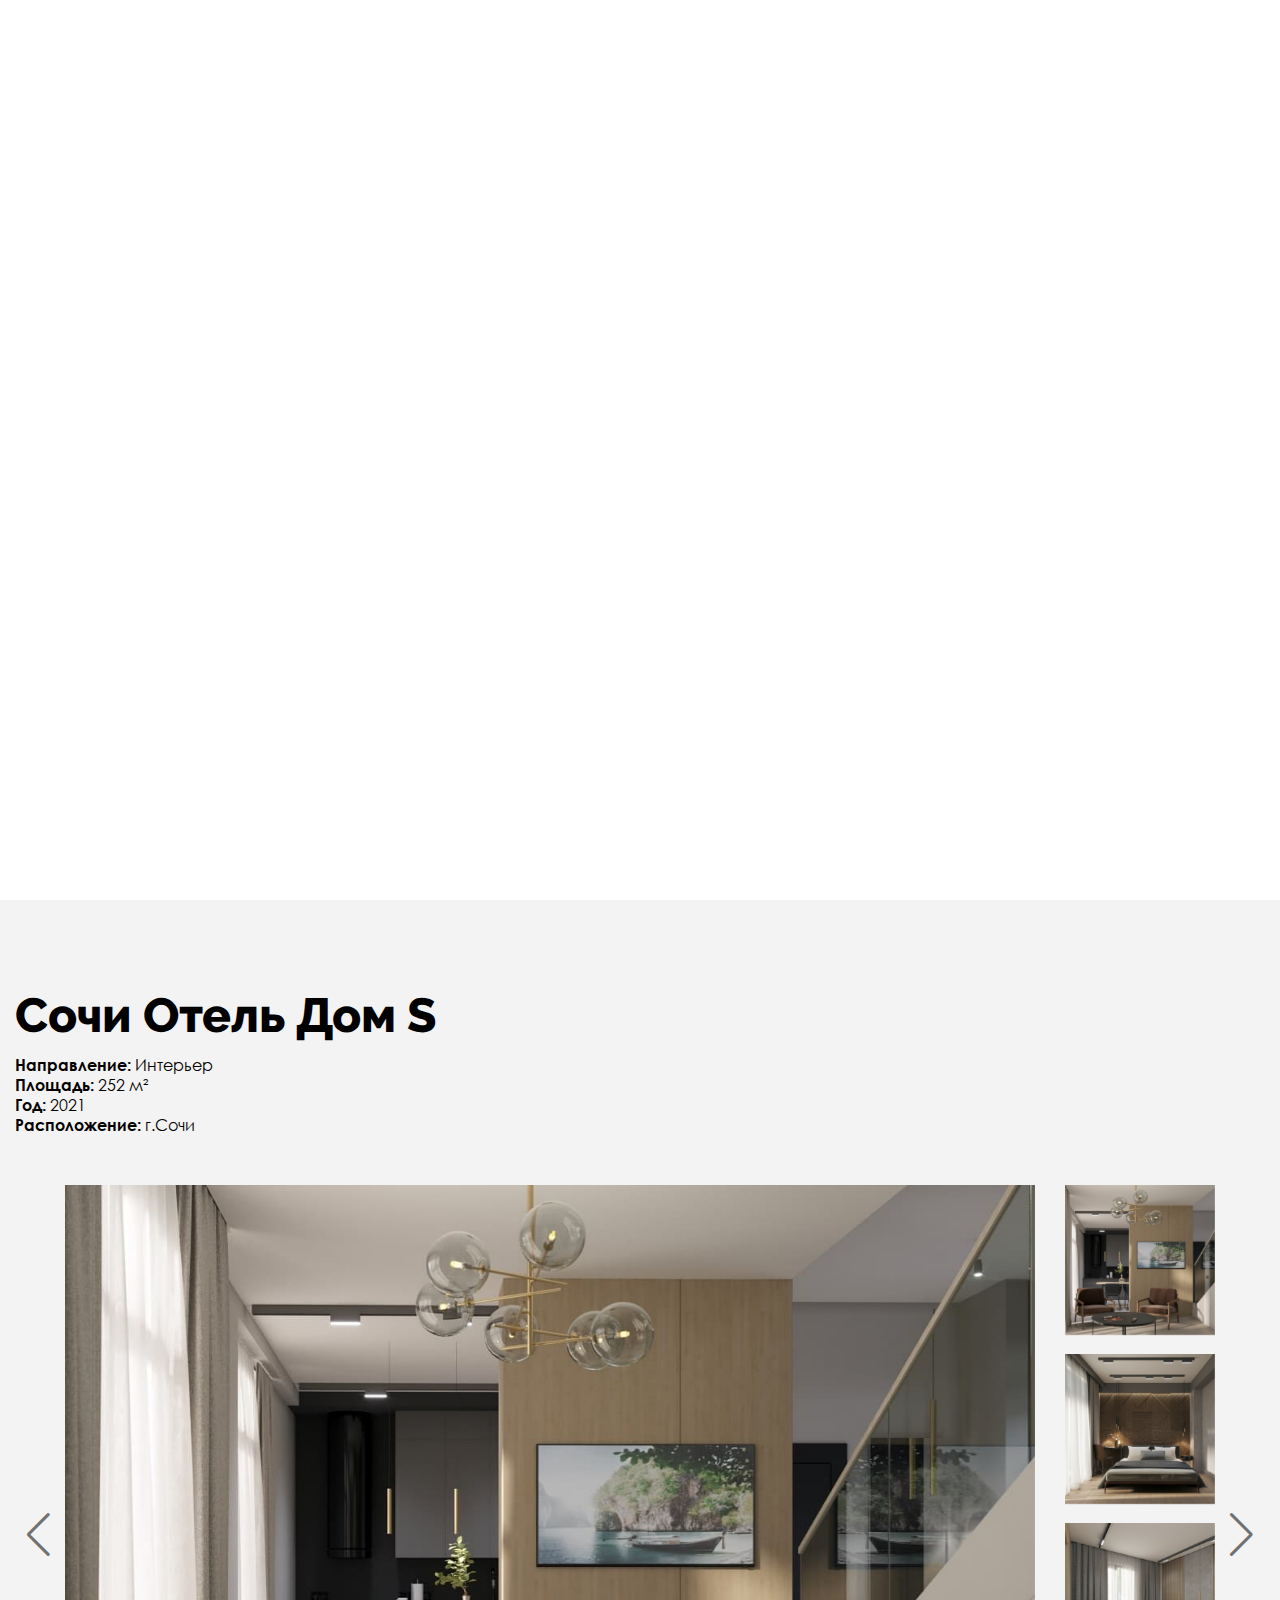
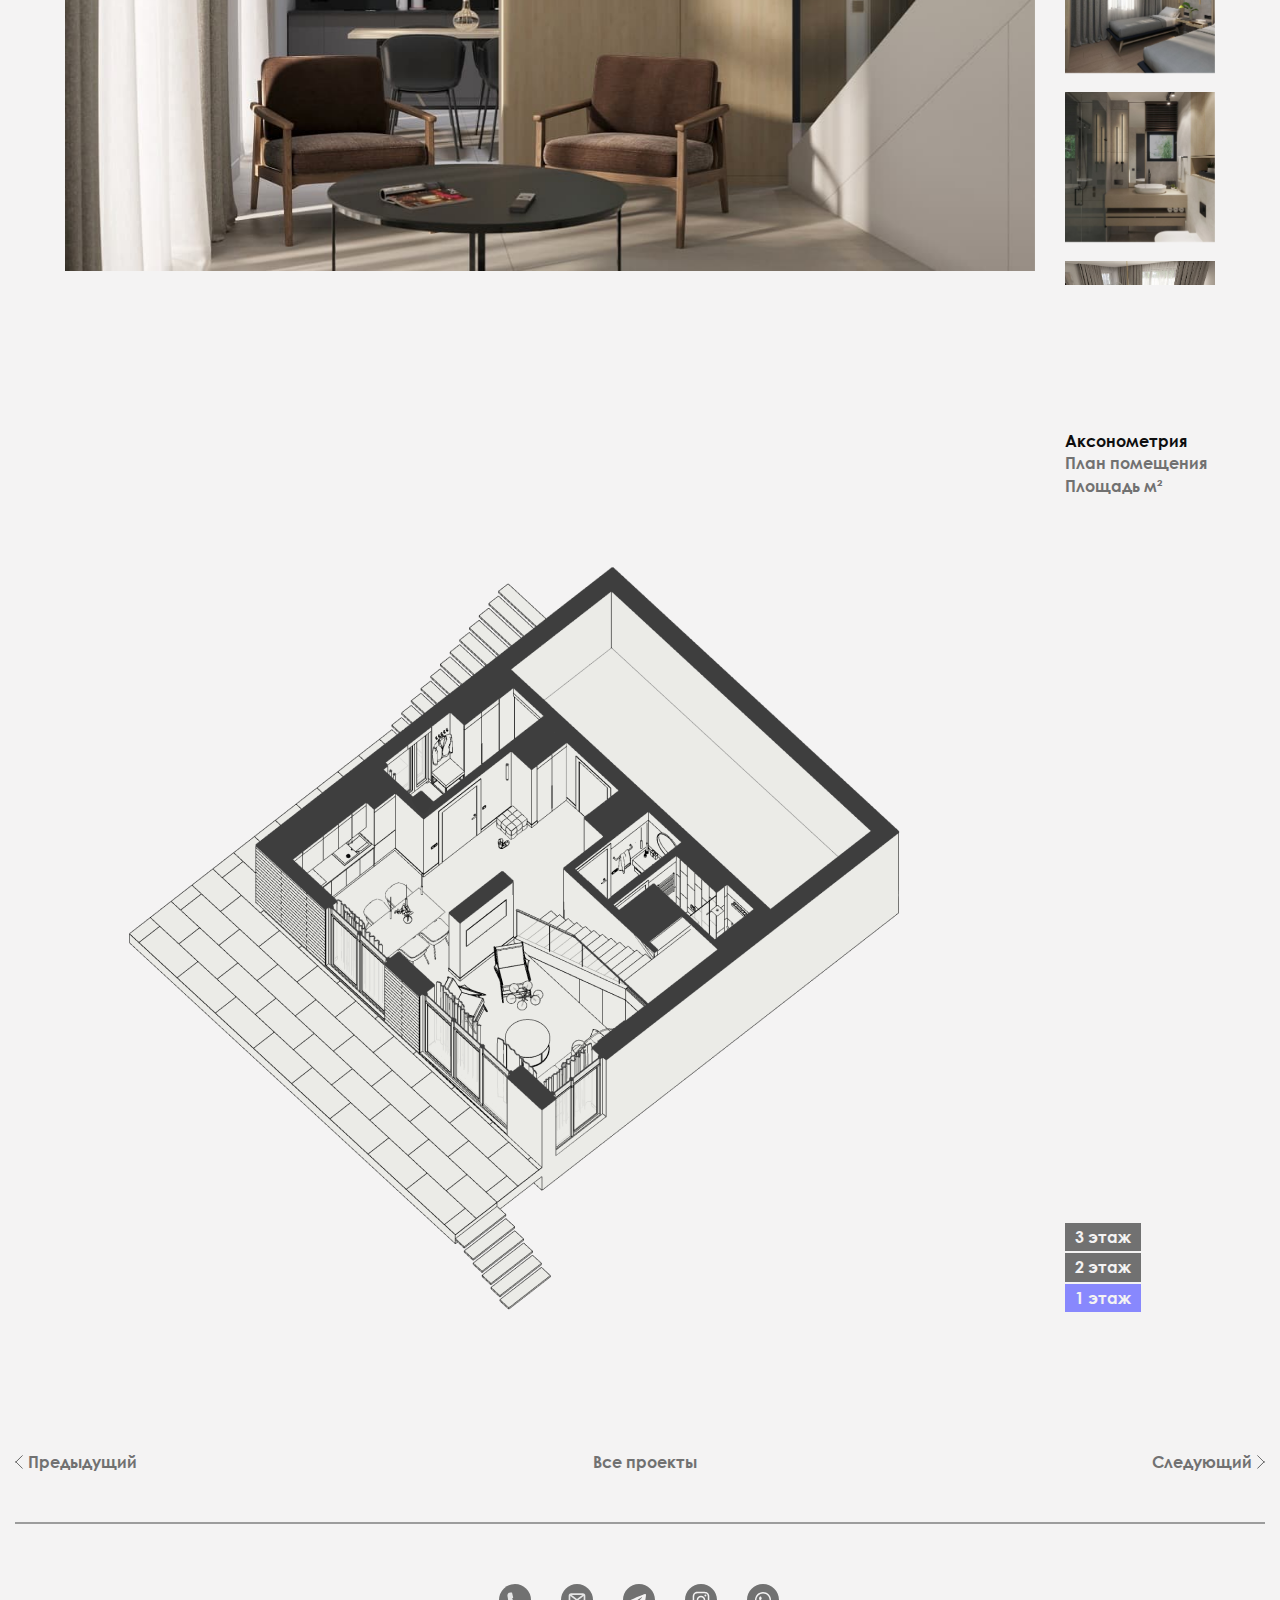
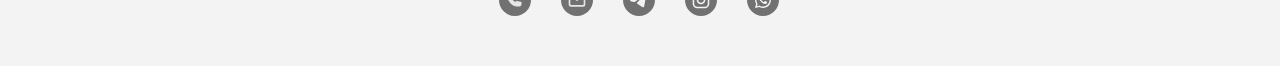
<file: sochi-dom-s.html>
<!DOCTYPE html>
<html lang="en">

<head>
    <meta charset="UTF-8">
    <meta http-equiv="X-UA-Compatible" content="IE=edge">
    <meta name="viewport" content="width=device-width, initial-scale=1.0">
    
    <link rel="stylesheet" href="./assets/css/swiper-bundle.min.css">
    <link rel="stylesheet" href="./assets/css/style.min.css">
    <script defer src="./assets/js/main.min.js"></script>
    <script defer src="./assets/js/swiper-bundle.min.js"></script>
    
    
    <title>Сочи Отель Дом S</title>
</head>

<body>
    <div class="wrapper">
        
        <header class="header">
          <div class="container">
            <div class="preloader__scene">
              <div class="progress">
                  <svg width="37" height="40" fill="none" xmlns="http://www.w3.org/2000/svg"><path d="M18.044 1v37.461"  stroke-linecap="round"/><path d="M18.045 1L1 10.276l17.045 9.455 17.045-9.455v18.91L18.045 38.46" stroke-linecap="round" stroke-linejoin="round"/></svg>
              </div>
              <div class="preloader__block"></div>
          </div>   
            <div class="header__nav">
              <a href="./" class="header__logo">
                <img src="./assets/images/logo.svg" alt="">
                <span>re<br>space</span></a>
              <nav class="nav">
                <ul class="nav__list">
                  <li class="nav__item"><a href="./about.html" class="nav__link">О нас</a></li>
                  <li class="nav__item"><a href="./price.html" class="nav__link">Прайс</a></li>
                  <!-- <li class="nav__item"><a href="./contacts.html" class="nav__link">Контакты</a></li> -->
                  <button class="button" id="open-pop-up">Заказать проект</button>
                  <div class="pop-up" id="pop-up">
                    <div class="pop-up__container">
                      <div class="pop-up__body" id="body-pop-up">
                        <div class="contacts">
                          <p>Вы можете связаться с нами удобным для Вас способом:</p>
                          <div class="contacts__wrapper">
                            <div class="contacts__left">
                              <span>whatsapp:</span>
                              <span>telegram</span>
                              <span>почта:</span>
                              <span>телефон:</span>
                              <span>instagram:</span>
                            </div>
                            <div class="contacts__right">
                              <a href="https://api.whatsapp.com/send/?phone=79523941984">+7(952)394-19-84</a>
                              <a href="https://t.me/+79523941984">+7(952)394-19-84</a>
                              <a href="mailto:re_space@gmail.com">re.space.arch@ya.ru</a>
                              <a href="tel:79523941984">+7(952)394-19-84</a>
                              <a href="https://instagram.com/respace.arch" target="_blank">Instagram</a>
                            </div>
                          </div>
                          <p>Рекомендуем предварительно ознакомиться с <a href="./price.html">прайсом</a> на сайте.</p>
                          <div class="pop-up__close" id="close-pop-up"><img src="./assets/images/close-contacts.svg" alt=""></div>
                        </div>
                        <!-- <p>Оставить заявку</p>
                        <form class="js-form-send" method="POST" action="./sendform.php">
                          <input type="text" name="name" placeholder="Имя">
                          <input type="tel" name="tele" placeholder="Телефон">
                          <input type="email" name="email" placeholder="E-Mail">
                          <textarea name="text" id="" cols="30" rows="5" placeholder="Комментарий"></textarea>
                          <button class="js-form-button">Заказать проект</button>
                          <div class="pop-up__close" id="close-pop-up">&#10006</div>
                        </form> -->
                      </div>
                    </div>
                  </div>
                </ul>
                <!-- button-mob btn__menu -->
              </nav>
              <button class="burger js-burger"><span></span></button>
            </div>
          </div>
        </header>        <main>
            <section class="project">
              <div class="container-big">
                <div class="project__img">
                  <img src="./assets/images/sochi-dom-s/sochi-dom-s-big.jpg" alt="Сочи дом L">
                  <div class="button-wrapper">
                    <a href="./sochi-hotel.html" class="button-el">Карта отеля</a>
                  </div>
                </div>
              </div>
            
              <div class="container">
                <div class="project__content">
                  <h1 class="project__title">Сочи Отель Дом S</h1>
                  <p class="project__description">Направление: <span>Интерьер</span></p>
                  <p class="project__description">Площадь: <span>252 м²</span></p>
                  <p class="project__description">Год: <span>2021</span></p>
                  <p class="project__description">Расположение: <span>г.Сочи</span></p>
                </div>
              </div>
            
              <!-- SLIDER START -->
              <div class="container-s">
                <div class="slider-container">
                  <!-- <div class="slider-top">
                    <div class="slider-buttons"> -->
                  <button class="swiper-button-prev"></button>
                  <button class="swiper-button-next"></button>
                  <!-- </div>
                  </div> -->
                  <div class="slider">
                    <div class="slider-main">
                      <div class="swiper-wrapper">
                        <div class="swiper-slide"><img src="./assets/images/sochi-dom-s/sochi-dom-s-01.jpg" alt=""></div>
                        <div class="swiper-slide"><img src="./assets/images/sochi-dom-s/sochi-dom-s-02.jpg" alt=""></div>
                        <div class="swiper-slide"><img src="./assets/images/sochi-dom-s/sochi-dom-s-03.jpg" alt=""></div>
                        <div class="swiper-slide"><img src="./assets/images/sochi-dom-s/sochi-dom-s-04.jpg" alt=""></div>
                        <div class="swiper-slide"><img src="./assets/images/sochi-dom-s/sochi-dom-s-05.jpg" alt=""></div>
                        <div class="swiper-slide"><img src="./assets/images/sochi-dom-s/sochi-dom-s-06.jpg" alt=""></div>
                      </div>
                    </div>
            
                    <div class="slider-nav">
                      <div class="swiper-wrapper">
                        <div class="swiper-slide"><img src="./assets/images/sochi-dom-s/sochi-dom-s-01.jpg" alt=""></div>
                        <div class="swiper-slide"><img src="./assets/images/sochi-dom-s/sochi-dom-s-02.jpg" alt=""></div>
                        <div class="swiper-slide"><img src="./assets/images/sochi-dom-s/sochi-dom-s-03.jpg" alt=""></div>
                        <div class="swiper-slide"><img src="./assets/images/sochi-dom-s/sochi-dom-s-04.jpg" alt=""></div>
                        <div class="swiper-slide"><img src="./assets/images/sochi-dom-s/sochi-dom-s-05.jpg" alt=""></div>
                        <div class="swiper-slide"><img src="./assets/images/sochi-dom-s/sochi-dom-s-06.jpg" alt=""></div>
                      </div>
                    </div>
                  </div>
                </div>
              </div>
            
            
            
              <!-- <div class="slider">
            
                  <div class="slider__list">
                    <div class="slider__list-navigation">
                      <img class="slider__arrow-left" src="./assets/images/arrow-left.svg" alt="">
                      <img class="slider__arrow-right" src="./assets/images/arrow-right.svg" alt="">
                    </div>
                    <div class="slider__item"><img src="./assets/images/myaglovo/myaglovo-01.jpg"
                        alt="Частный жилой дом в Мяглово фото 1"></div>
                    <div class="slider__item"><img src="./assets/images/myaglovo/myaglovo-02.jpg"
                        alt="Частный жилой дом в Мяглово фото 2"></div>
                    <div class="slider__item"><img src="./assets/images/myaglovo/myaglovo-04.jpg"
                        alt="Частный жилой дом в Мяглово фото 3"></div>
                  </div>
            
                  <div class="slider__nav">
                    <img src="./assets/images/myaglovo/myaglovo-01.jpg" alt="Частный жилой дом в Мяглово фото 1">
                    <img src="./assets/images/myaglovo/myaglovo-02.jpg" alt="Частный жилой дом в Мяглово фото 2">
                    <img src="./assets/images/myaglovo/myaglovo-03.jpg" alt="Частный жилой дом в Мяглово фото 3">
                  </div>
            
                </div> -->
            
              <!-- SLIDER END -->
              <!-- PLANE START -->
              <div class="container">
                <div class="draft">
                  <div class="izometriya" data-draft="izometriya">
                    <img class="izometriya-img" src="./assets/images/sochi-dom-s/izometriya-sochi-dom-s-3.png" alt="">
                    <img class="izometriya-img" src="./assets/images/sochi-dom-s/izometriya-sochi-dom-s-2.png" alt="">
                    <img class="izometriya-img" src="./assets/images/sochi-dom-s/izometriya-sochi-dom-s-1.png" alt="">
                  </div>
                  <div class="plan" data-draft="plan">
                    <img class="plan-img" src="./assets/images/sochi-dom-s/plan-sochi-dom-s-2.png" alt="">
                    <img class="plan-img" src="./assets/images/sochi-dom-s/plan-sochi-dom-s-1.png" alt="">
                  </div>
                  <div class="square" data-draft="square">
                    <img class="square-img" src="./assets/images/sochi-dom-s/square-sochi-dom-s-2.png" alt="">
                    <img class="square-img" src="./assets/images/sochi-dom-s/square-sochi-dom-s-1.png" alt="">
                  </div>
            
                  <div class="draft__nav">
                    <div class="draft__nav-wrapper">
                      <div class="draft__nav-izometriya">Аксонометрия</div>
                      <div class="draft__nav-plan">План помещения</div>
                      <div class="draft__nav-square">Площадь м²</div>
                    </div>
                    <div class="level-wrapper">
                    </div>
                  </div>
                </div>
            
                <div class="linking">
                  <a href="./apart-otel-blagoustrojstvo.html" class="linking__prev">
            
                    <svg width="8" height="14" xmlns="http://www.w3.org/2000/svg">
                      <path d="M6.98 12.97L1 6.99m5.98 5.98L1 6.99m5.98 5.98L1 6.99M6.98 1L1 6.98M6.98 1L1 6.98M6.98 1L1 6.98"
                        stroke-linecap="round" />
                    </svg>
            
                    <span>Предыдущий</span></a>
                  <a href="./">Все проекты</a>
                  <a href="./apartamenty-ariosto.html" class="linking__next">
            
                    <span>Следующий</span>
            
                    <svg width="8" height="14" xmlns="http://www.w3.org/2000/svg">
                      <path d="M1 1l5.98 5.98M1 1l5.98 5.98M1 1l5.98 5.98M1 12.97l5.98-5.98M1 12.97l5.98-5.98M1 12.97l5.98-5.98"
                        stroke-linecap="round" />
                    </svg></a>
            
                </div>
              </div>
            </section>        </main>
        <footer class="footer">
          <div class="container">
        
            <div class="line"></div>
            
            <div class="footer__soc">
              <a href="tel:79523941984" target="_blank"><img src="./assets/images/phone.svg" alt="phone"></a>
              <a href="mailto:re_space@gmail.com" target="_blank"><img src="./assets/images/email.svg" alt="email"></a>
              <a href="https://t.me/+79523941984" target="_blank"><img src="./assets/images/telegram.svg" alt="telegram"></a>
              <a href="https://instagram.com/respace.arch" target="_blank"><img src="./assets/images/instagram.svg" alt="instagram"></a>
              <a href="https://api.whatsapp.com/send/?phone=79523941984" target="_blank"><img src="./assets/images/whatsapp.svg" alt="whatsapp"></a>
            </div>
          </div>
        </footer>    </div>
</body>

</html>
</file>
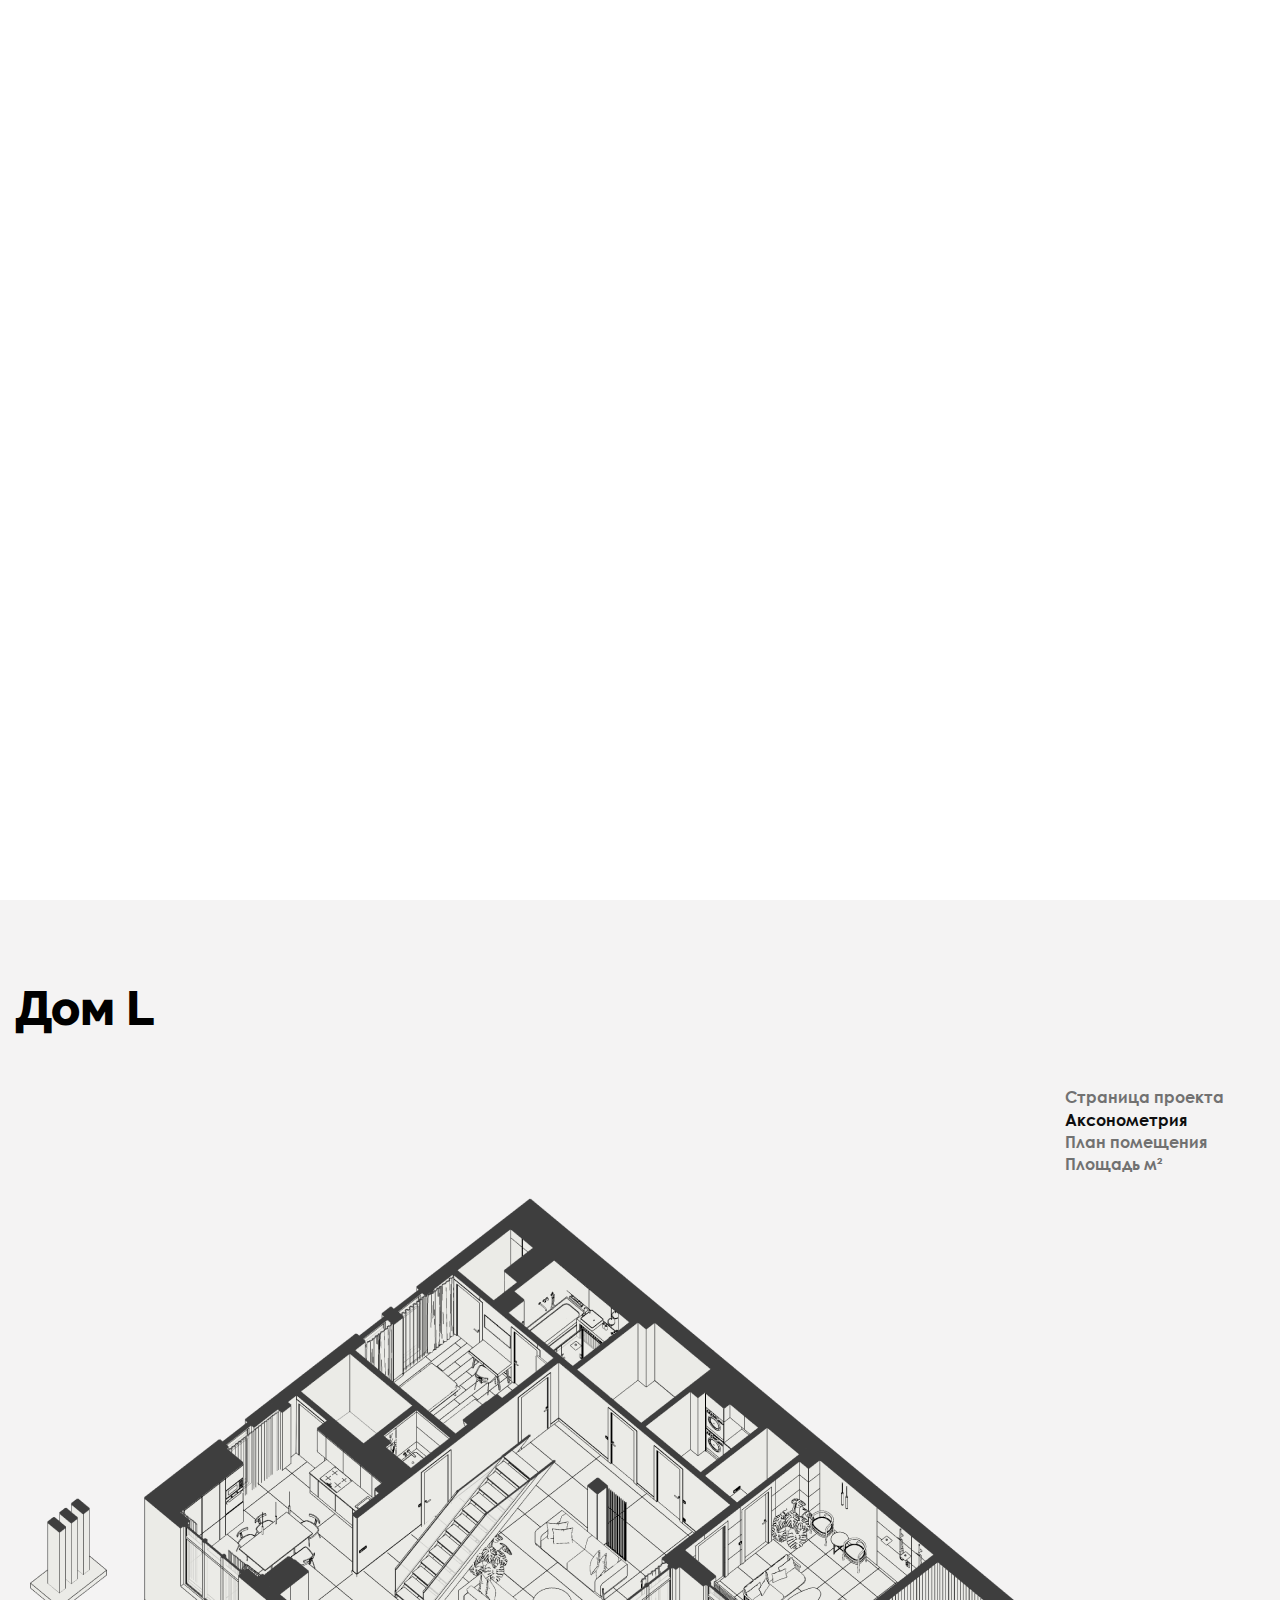
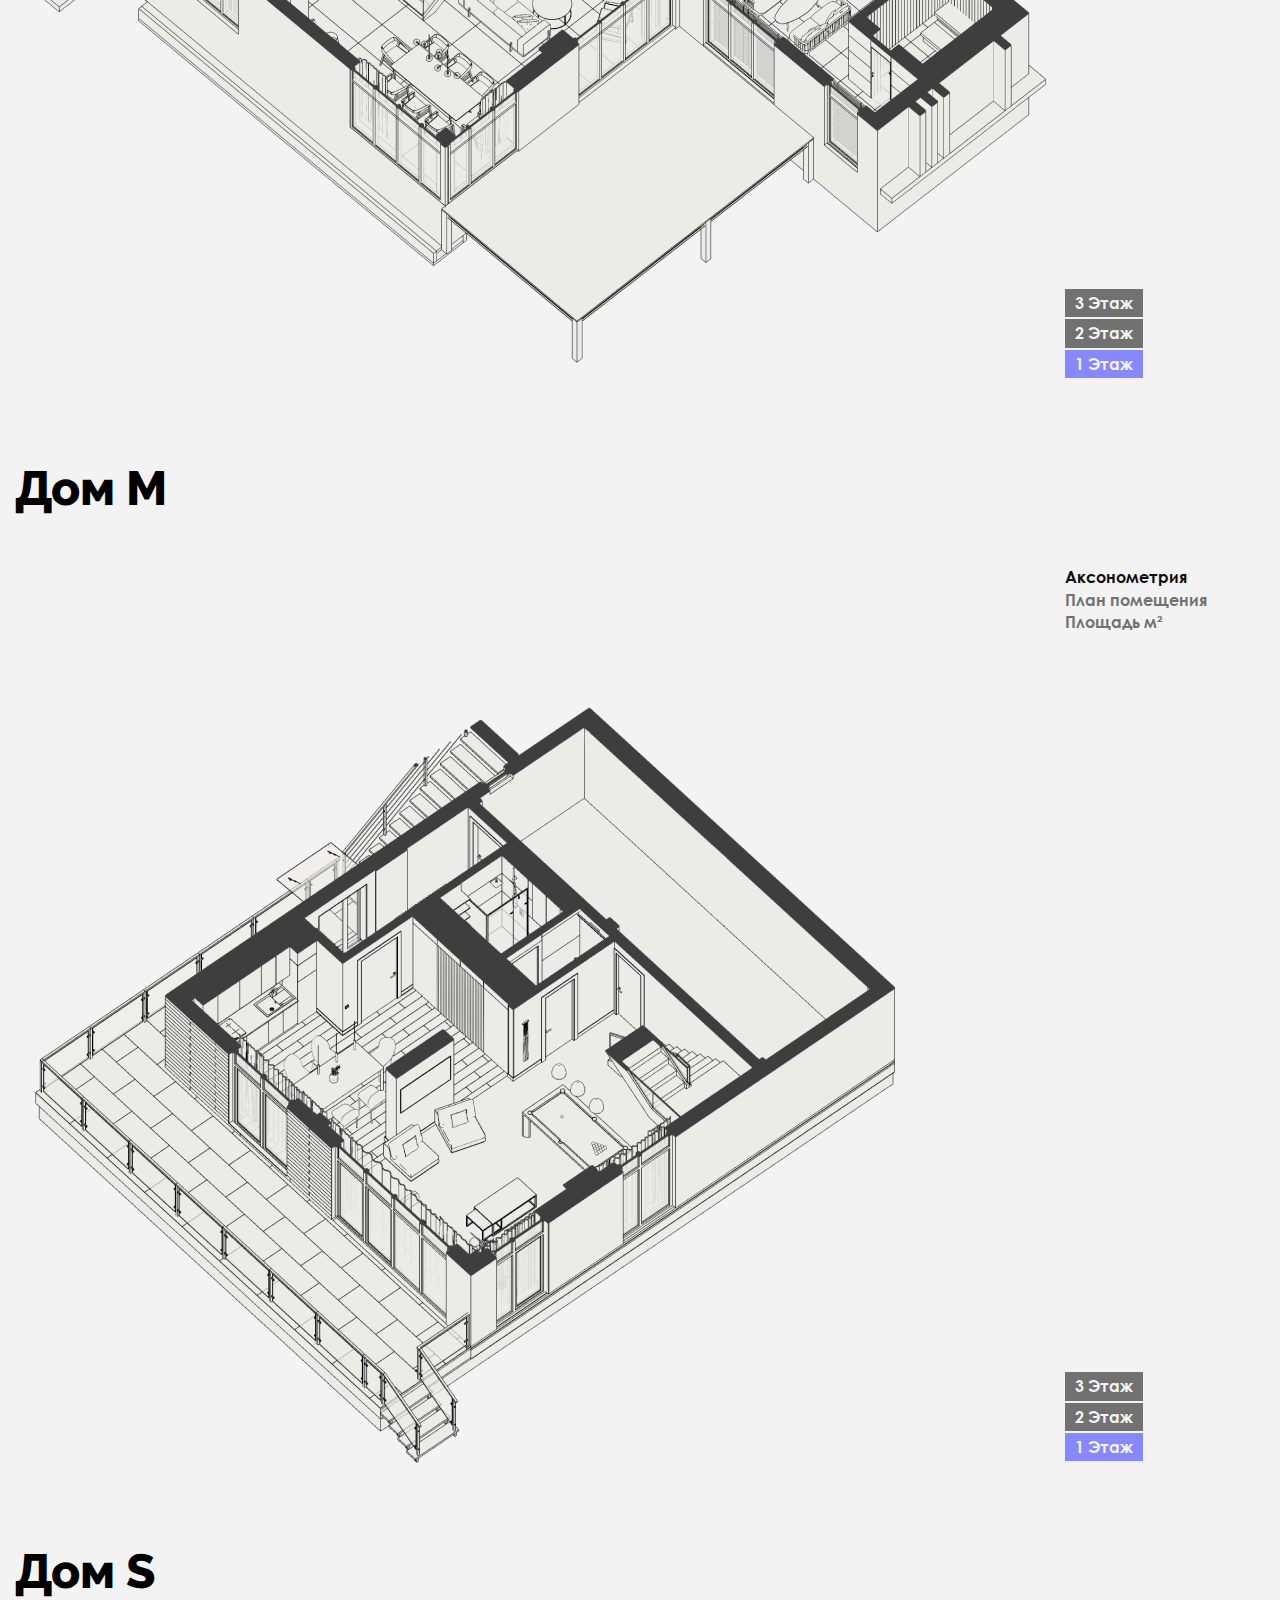
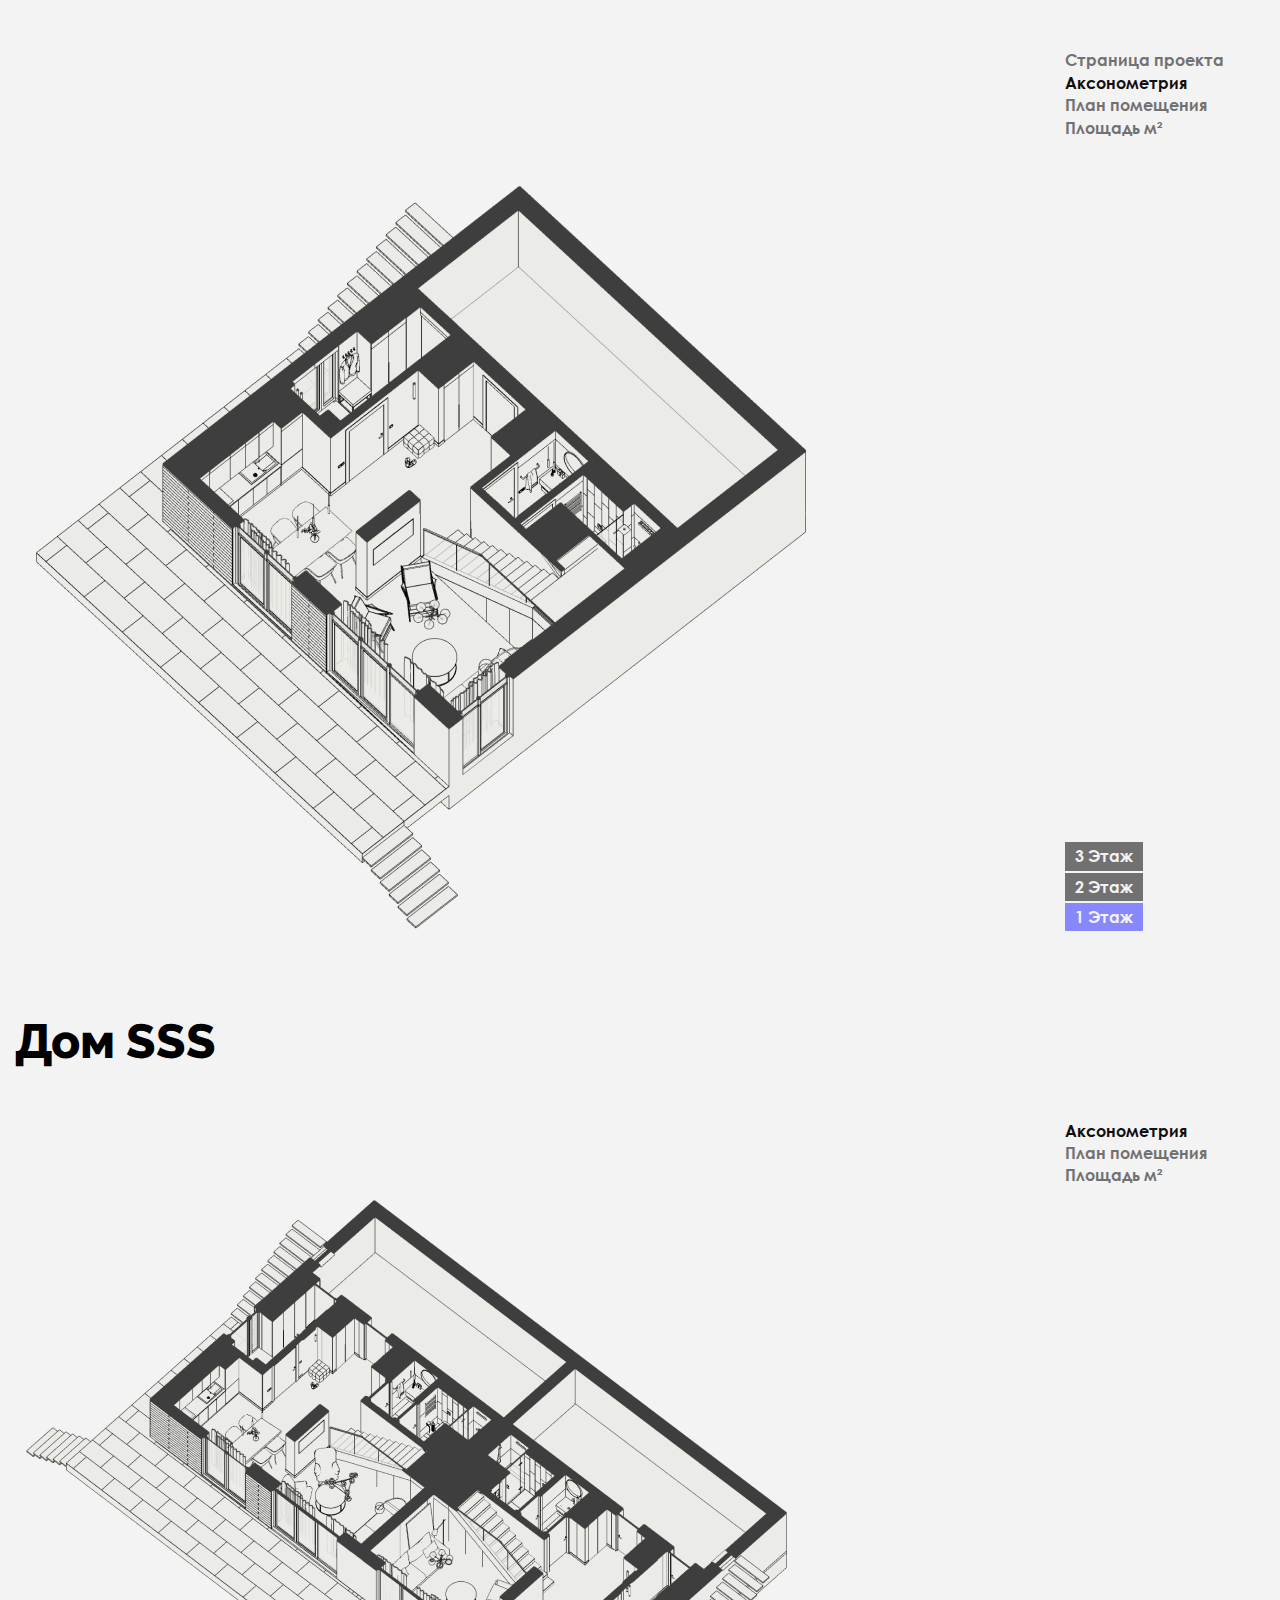
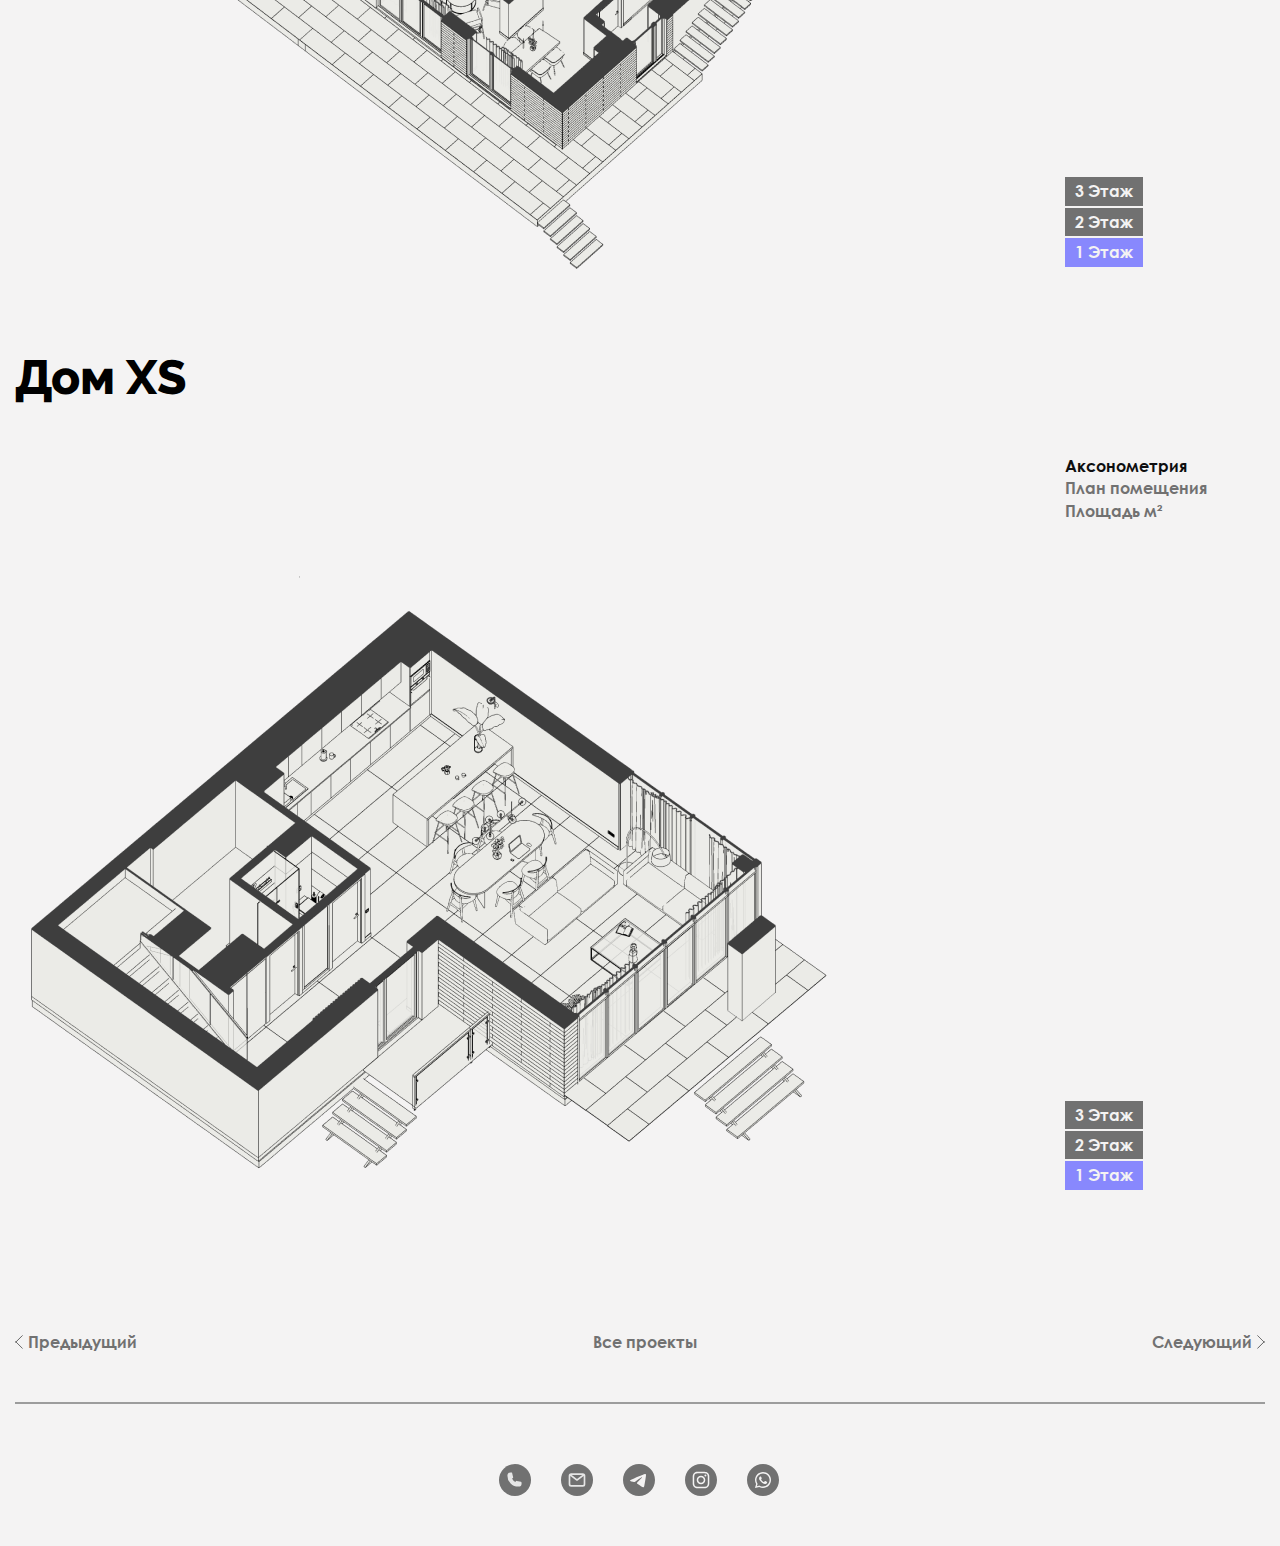
<file: sochi-hotel.html>
<!DOCTYPE html>
<html lang="en">

<head>
    <meta charset="UTF-8">
    <meta http-equiv="X-UA-Compatible" content="IE=edge">
    <meta name="viewport" content="width=device-width, initial-scale=1.0">
    
    <link rel="stylesheet" href="./assets/css/swiper-bundle.min.css">
    <link rel="stylesheet" href="./assets/css/style.min.css">
    <script defer src="./assets/js/main.min.js"></script>
    <script defer src="./assets/js/swiper-bundle.min.js"></script>
    
    
    <title>Карта отеля в Сочи</title>
</head>

<body>
    <div class="wrapper">
        
        <header class="header">
          <div class="container">
            <div class="preloader__scene">
              <div class="progress">
                  <svg width="37" height="40" fill="none" xmlns="http://www.w3.org/2000/svg"><path d="M18.044 1v37.461"  stroke-linecap="round"/><path d="M18.045 1L1 10.276l17.045 9.455 17.045-9.455v18.91L18.045 38.46" stroke-linecap="round" stroke-linejoin="round"/></svg>
              </div>
              <div class="preloader__block"></div>
          </div>   
            <div class="header__nav">
              <a href="./" class="header__logo">
                <img src="./assets/images/logo.svg" alt="">
                <span>re<br>space</span></a>
              <nav class="nav">
                <ul class="nav__list">
                  <li class="nav__item"><a href="./about.html" class="nav__link">О нас</a></li>
                  <li class="nav__item"><a href="./price.html" class="nav__link">Прайс</a></li>
                  <!-- <li class="nav__item"><a href="./contacts.html" class="nav__link">Контакты</a></li> -->
                  <button class="button" id="open-pop-up">Заказать проект</button>
                  <div class="pop-up" id="pop-up">
                    <div class="pop-up__container">
                      <div class="pop-up__body" id="body-pop-up">
                        <div class="contacts">
                          <p>Вы можете связаться с нами удобным для Вас способом:</p>
                          <div class="contacts__wrapper">
                            <div class="contacts__left">
                              <span>whatsapp:</span>
                              <span>telegram</span>
                              <span>почта:</span>
                              <span>телефон:</span>
                              <span>instagram:</span>
                            </div>
                            <div class="contacts__right">
                              <a href="https://api.whatsapp.com/send/?phone=79523941984">+7(952)394-19-84</a>
                              <a href="https://t.me/+79523941984">+7(952)394-19-84</a>
                              <a href="mailto:re_space@gmail.com">re.space.arch@ya.ru</a>
                              <a href="tel:79523941984">+7(952)394-19-84</a>
                              <a href="https://instagram.com/respace.arch" target="_blank">Instagram</a>
                            </div>
                          </div>
                          <p>Рекомендуем предварительно ознакомиться с <a href="./price.html">прайсом</a> на сайте.</p>
                          <div class="pop-up__close" id="close-pop-up"><img src="./assets/images/close-contacts.svg" alt=""></div>
                        </div>
                        <!-- <p>Оставить заявку</p>
                        <form class="js-form-send" method="POST" action="./sendform.php">
                          <input type="text" name="name" placeholder="Имя">
                          <input type="tel" name="tele" placeholder="Телефон">
                          <input type="email" name="email" placeholder="E-Mail">
                          <textarea name="text" id="" cols="30" rows="5" placeholder="Комментарий"></textarea>
                          <button class="js-form-button">Заказать проект</button>
                          <div class="pop-up__close" id="close-pop-up">&#10006</div>
                        </form> -->
                      </div>
                    </div>
                  </div>
                </ul>
                <!-- button-mob btn__menu -->
              </nav>
              <button class="burger js-burger"><span></span></button>
            </div>
          </div>
        </header>        <main>
            <section class="project">
              <div class="container-big">
                <div class="project__img">
                  <img src="./assets/images/hotel-sochi/hotel-sochi.jpg" alt="Карта отеля в Сочи">
                  <div class="button-wrapper">
                    <a href="#l" class="button-el">Дом L</a>
                    <a href="#m" class="button-el">Дом M</a>
                    <a href="#s" class="button-el">Дом S</a>
                    <a href="#sss" class="button-el">Дом SSS</a>
                    <a href="#xs" class="button-el">Дом XS</a>
                  </div>
                </div>
              </div>
            
              <div class="container">
            
                <!-- SOCHI L START -->
                <div class="header__title-h2">
                  <h2 class="title-h2" id="l">Дом L</h2>
                </div>
                <div class="sochi">
            
                  <div class="sochi__wrapper">
                    <div class="izometriya" data-l="izometriya">
                      <img class="izometriya-img" src="./assets/images/hotel-sochi/izometriya-l-3.png" alt="">
                      <img class="izometriya-img" src="./assets/images/hotel-sochi/izometriya-l-2.png" alt="">
                      <img class="izometriya-img" src="./assets/images/hotel-sochi/izometriya-l-1.png" alt="">
                    </div>
                    <div class="plan none" data-l="plan">
                      <img class="plan-img" src="./assets/images/hotel-sochi/plan-l-2.png" alt="">
                      <img class="plan-img" src="./assets/images/hotel-sochi/plan-l-1.png" alt="">
                    </div>
                    <div class="square none" data-l="square">
                      <img class="square-img" src="./assets/images/hotel-sochi/square-l-2.png" alt="">
                      <img class="square-img" src="./assets/images/hotel-sochi/square-l-1.png" alt="">
                    </div>
                  </div>
                  <div class="sochi__nav">
                    <div class="sochi__nav-wrapper">
                      <a href="./sochi-dom-l.html" class="sochi__nav-izometriya">Страница проекта</a>
                      <div class="sochi__nav-izometriya sochi__nav-izometriya-l">Аксонометрия</div>
                      <div class="sochi__nav-plan sochi__nav-plan-l">План помещения</div>
                      <div class="sochi__nav-square  sochi__nav-square-l">Площадь м²</div>
                    </div>
                    <div class="level-wrapper-sochi">
                    </div>
                  </div>
                </div>
                <!-- SOCHI L END -->
            
                <!-- SOCHI M START -->
                <div class="header__title-h2">
                  <h2 class="title-h2" id="m">Дом M</h2>
                </div>
                <div class="sochi">
                  <div class="sochi__wrapper">
                    <div class="izometriya" data-m="izometriya">
                      <img class="izometriya-img" src="./assets/images/hotel-sochi/izometriya-m-3.png" alt="">
                      <img class="izometriya-img" src="./assets/images/hotel-sochi/izometriya-m-2.png" alt="">
                      <img class="izometriya-img" src="./assets/images/hotel-sochi/izometriya-m-1.png" alt="">
                    </div>
                    <div class="plan none" data-m="plan">
                      <img class="plan-img" src="./assets/images/hotel-sochi/plan-m-2.png" alt="">
                      <img class="plan-img" src="./assets/images/hotel-sochi/plan-m-1.png" alt="">
                    </div>
                    <div class="square none" data-m="square">
                      <img class="square-img" src="./assets/images/hotel-sochi/square-m-2.png" alt="">
                      <img class="square-img" src="./assets/images/hotel-sochi/square-m-1.png" alt="">
                    </div>
                  </div>
                  <div class="sochi__nav">
                    <div class="sochi__nav-wrapper">
                      <div class="sochi__nav-izometriya sochi__nav-izometriya-m">Аксонометрия</div>
                      <div class="sochi__nav-plan sochi__nav-plan-m">План помещения</div>
                      <div class="sochi__nav-square sochi__nav-square-m">Площадь м²</div>
                    </div>
                    <div class="level-wrapper-sochi-m">
                    </div>
                  </div>
                </div>
                <!-- SOCHI M END -->
            
            
                <!-- SOCHI S START -->
                <div class="header__title-h2">
                  <h2 class="title-h2" id="s">Дом S</h2>
                </div>
                <div class="sochi">
                  <div class="sochi__wrapper">
                    <div class="izometriya" data-s="izometriya">
                      <img class="izometriya-img" src="./assets/images/hotel-sochi/izometriya-s-3.png" alt="">
                      <img class="izometriya-img" src="./assets/images/hotel-sochi/izometriya-s-2.png" alt="">
                      <img class="izometriya-img" src="./assets/images/hotel-sochi/izometriya-s-1.png" alt="">
                    </div>
                    <div class="plan none" data-s="plan">
                      <img class="plan-img" src="./assets/images/hotel-sochi/plan-s-2.png" alt="">
                      <img class="plan-img" src="./assets/images/hotel-sochi/plan-s-1.png" alt="">
                    </div>
                    <div class="square none" data-s="square">
                      <img class="square-img" src="./assets/images/hotel-sochi/square-s-2.png" alt="">
                      <img class="square-img" src="./assets/images/hotel-sochi/square-s-1.png" alt="">
                    </div>
                  </div>
                  <div class="sochi__nav">
                    <div class="sochi__nav-wrapper">
                      <a href="./sochi-dom-s.html" class="sochi__nav-izometriya">Страница проекта</a>
                      <div class="sochi__nav-izometriya sochi__nav-izometriya-s">Аксонометрия</div>
                      <div class="sochi__nav-plan sochi__nav-plan-s">План помещения</div>
                      <div class="sochi__nav-square sochi__nav-square-s">Площадь м²</div>
                    </div>
                    <div class="level-wrapper-sochi-s">
                    </div>
                  </div>
                </div>
                <!-- SOCHI S END -->
            
                <!-- SOCHI SSS START -->
                <div class="header__title-h2">
                  <h2 class="title-h2" id="sss">Дом SSS</h2>
                </div>
                <div class="sochi">
                  <div class="sochi__wrapper">
                    <div class="izometriya" data-sss="izometriya">
                      <img class="izometriya-img" src="./assets/images/hotel-sochi/izometriya-sss-3.png" alt="">
                      <img class="izometriya-img" src="./assets/images/hotel-sochi/izometriya-sss-2.png" alt="">
                      <img class="izometriya-img" src="./assets/images/hotel-sochi/izometriya-sss-1.png" alt="">
                    </div>
                    <div class="plan none" data-sss="plan">
                      <img class="plan-img" src="./assets/images/hotel-sochi/plan-sss-2.png" alt="">
                      <img class="plan-img" src="./assets/images/hotel-sochi/plan-sss-1.png" alt="">
                    </div>
                    <div class="square none" data-sss="square">
                      <img class="square-img" src="./assets/images/hotel-sochi/square-sss-2.png" alt="">
                      <img class="square-img" src="./assets/images/hotel-sochi/square-sss-1.png" alt="">
                    </div>
                  </div>
                  <div class="sochi__nav">
                    <div class="sochi__nav-wrapper">
                      <div class="sochi__nav-izometriya sochi__nav-izometriya-sss">Аксонометрия</div>
                      <div class="sochi__nav-plan sochi__nav-plan-sss">План помещения</div>
                      <div class="sochi__nav-square sochi__nav-square-sss">Площадь м²</div>
                    </div>
                    <div class="level-wrapper-sochi-sss">
                    </div>
                  </div>
                </div>
                <!-- SOCHI SSS END -->
            
                <!-- SOCHI XS START -->
                <div class="header__title-h2">
                  <h2 class="title-h2" id="xs">Дом XS</h2>
                </div>
                <div class="sochi">
                  <div class="sochi__wrapper">
                    <div class="izometriya" data-xs="izometriya">
                      <img class="izometriya-img" src="./assets/images/hotel-sochi/izometriya-xs-3.png" alt="">
                      <img class="izometriya-img" src="./assets/images/hotel-sochi/izometriya-xs-2.png" alt="">
                      <img class="izometriya-img" src="./assets/images/hotel-sochi/izometriya-xs-1.png" alt="">
                    </div>
                    <div class="plan none" data-xs="plan">
                      <img class="plan-img" src="./assets/images/hotel-sochi/plan-xs-2.png" alt="">
                      <img class="plan-img" src="./assets/images/hotel-sochi/plan-xs-1.png" alt="">
                    </div>
                    <div class="square none" data-xs="square">
                      <img class="square-img" src="./assets/images/hotel-sochi/square-xs-2.png" alt="">
                      <img class="square-img" src="./assets/images/hotel-sochi/square-xs-1.png" alt="">
                    </div>
                  </div>
                  <div class="sochi__nav">
                    <div class="sochi__nav-wrapper">
                      <div class="sochi__nav-izometriya sochi__nav-izometriya-xs">Аксонометрия</div>
                      <div class="sochi__nav-plan sochi__nav-plan-xs">План помещения</div>
                      <div class="sochi__nav-square sochi__nav-square-xs">Площадь м²</div>
                    </div>
                    <div class="level-wrapper-sochi-xs">
                    </div>
                  </div>
                </div>
                <!-- SOCHI XS END -->
            
                <!-- START LINK -->
            
                <div class="linking">
                  <a href="./apart-otel-blagoustrojstvo.html" class="linking__prev">
                    <svg width="8" height="14" xmlns="http://www.w3.org/2000/svg">
                      <path d="M6.98 12.97L1 6.99m5.98 5.98L1 6.99m5.98 5.98L1 6.99M6.98 1L1 6.98M6.98 1L1 6.98M6.98 1L1 6.98"
                        stroke-linecap="round" />
                    </svg>
                    <span>Предыдущий</span></a>
                  <a href="./">Все проекты</a>
                  <a href="./apartamenty-ariosto.html" class="linking__next">
                    <span>Следующий</span>
                    <svg width="8" height="14" xmlns="http://www.w3.org/2000/svg">
                      <path d="M1 1l5.98 5.98M1 1l5.98 5.98M1 1l5.98 5.98M1 12.97l5.98-5.98M1 12.97l5.98-5.98M1 12.97l5.98-5.98"
                        stroke-linecap="round" />
                    </svg></a>
                </div>
              </div>
            
            </section>        </main>
        <footer class="footer">
          <div class="container">
        
            <div class="line"></div>
            
            <div class="footer__soc">
              <a href="tel:79523941984" target="_blank"><img src="./assets/images/phone.svg" alt="phone"></a>
              <a href="mailto:re_space@gmail.com" target="_blank"><img src="./assets/images/email.svg" alt="email"></a>
              <a href="https://t.me/+79523941984" target="_blank"><img src="./assets/images/telegram.svg" alt="telegram"></a>
              <a href="https://instagram.com/respace.arch" target="_blank"><img src="./assets/images/instagram.svg" alt="instagram"></a>
              <a href="https://api.whatsapp.com/send/?phone=79523941984" target="_blank"><img src="./assets/images/whatsapp.svg" alt="whatsapp"></a>
            </div>
          </div>
        </footer>    </div>
</body>

</html>
</file>
<file: assets/css/style.min.css>
@font-face{font-family:Raleway;src:url(../fonts/Raleway-Regular.woff) format("woff");font-weight:400;font-style:normal}@font-face{font-family:Raleway;src:url(../fonts/Raleway-Medium.woff) format("woff");font-weight:500;font-style:normal}@font-face{font-family:Raleway;src:url(../fonts/Raleway-SemiBold.woff) format("woff");font-weight:600;font-style:normal}@font-face{font-family:Raleway;src:url(../fonts/Raleway-Bold.woff) format("woff");font-weight:700;font-style:normal}@font-face{font-family:Raleway;src:url(../fonts/Raleway-ExtraBold.woff) format("woff");font-weight:900;font-style:normal}@font-face{font-family:CenturyGothic;src:url(../fonts/CenturyGothic.woff) format("woff");font-weight:400;font-style:normal}@font-face{font-family:CenturyGothic;src:url(../fonts/CenturyGothic-Bold.woff) format("woff");font-weight:700;font-style:normal}@font-face{font-family:Dongle;src:url(../fonts/Dongle-Regular.woff) format("woff");font-weight:400;font-style:normal}:root{--font-family:"Raleway",sans-serif;--container-big:1920px;--container-width:1620px;--container-offset:15px;--container-standart:calc(var(--container-width) + (var(--container-offset) * 2));--standart-text-color:#000;--active-text-color:#0e0e0f;--alternative-text-color:#828282;--accent-text-color:#717171;--bg-color:#f4f3f3;--line-color:#9c9c9c;--hover-text-color:#cbcbcb;--button-color:#e6e6e6;--floor-active-color:#8888fd}*,:after,:before{box-sizing:border-box}body{margin:0;padding:0;background-color:var(--bg-color);font-family:var(--font-family);font-weight:400;color:var(--standart-text-color)}.wrapper{overflow:hidden;display:flex;flex-direction:column;min-height:100%}main{flex:1 1 auto}a{font-family:inherit;text-decoration:none;color:inherit}img{max-width:100%;height:auto;display:block}button{font-family:inherit;cursor:pointer}article{display:inline-block}h1,h2,h3,h4,h5,h6,li,p,ul{padding:0;margin:0}li,ul{list-style:none}.none{display:none}.rotate-img{transform:rotate(180deg)}.container{max-width:var(--container-standart);padding:0 15px;margin:0 auto}.container-big{max-width:var(--container-big);margin:0 auto}.container-s{max-width:var(--container-standart);padding:0 15px;margin:0 auto}@media (max-width:991px){.container-s{padding:0}}.line{max-width:1620px;height:1px;border:1px solid var(--line-color)}.header{padding:17px 0;background-color:var(--bg-color)}.header__logo{display:flex;align-items:center;column-gap:10px}.header__logo span{font-family:Dongle;font-size:26px;line-height:.5;color:var(--standart-text-color)}.header__nav{justify-content:space-between}.header__nav,.nav{display:flex;align-items:center}.nav{column-gap:40px}@media (max-width:700px){.nav{column-gap:20px}}.nav__list{display:flex;align-items:center;column-gap:45px}@media (max-width:700px){.nav__list{column-gap:25px}}@media (max-width:576px){.nav__list{column-gap:0;row-gap:30px;display:none;flex-direction:column;row-gap:60px;position:fixed;top:0;left:0;bottom:0;right:0;height:100%;width:100%;padding-top:100px;overflow:hidden;background-color:rgba(0,0,0,.9);align-items:center;z-index:14}}.nav__link{font-family:CenturyGothic;font-size:14px;line-height:1.214;color:var(--standart-text-color);position:relative}.nav__link:after{content:"";position:absolute;left:0;bottom:-1px;width:0;height:2px;background-color:var(--alternative-text-color);transition:width .2s ease}.nav__link:hover:after{width:100%}@media (max-width:576px){.nav__link{font-family:CenturyGothic;font-size:28px;color:#fff}}.nav__menu-mob--active{display:flex}.button{padding:19px 35px;display:block;font-size:14px;font-weight:700;line-height:0;letter-spacing:.02em;font-family:CenturyGothic;background-color:var(--bg-color);border:1px solid var(--standart-text-color);border-radius:20px;transition:box-shadow .1s ease-in}.button:hover{box-shadow:2px 2px 4px 0 rgba(0,0,0,.2)}@media (max-width:700px){.button{padding:17px 20px}}@media (max-width:576px){.button{padding:30px 35px;font-size:24px;background-color:transparent;color:#fff;border:1px solid #fff}}.swiper-button-next,.swiper-button-prev{background-color:transparent;outline:none;border:none;color:var(--accent-text-color)}.projects{background-color:var(--bg-color)}.projects__wrapper{display:flex;flex-direction:column;row-gap:10px}@media (max-height:991px){.projects__wrapper{row-gap:5px}}.projects__two-row{display:flex;column-gap:10px}@media (max-height:991px){.projects__two-row{column-gap:5px}}@media (max-width:767px){.projects__two-row{column-gap:unset;row-gap:5px;flex-direction:column}}.projects__name{position:absolute;top:50%;left:50%;transform:translate(-50%,-50%);font-family:CenturyGothic;font-weight:700;font-size:16px;line-height:1.25;color:hsla(0,0%,100%,0);text-align:center;z-index:1}.projects img{overflow:hidden}.projects-blur{position:relative}.projects-blur:hover img{filter:blur(5px);overflow:hidden;box-shadow:inset 0 0 0 0 #fff}.projects-blur:hover:after{content:"";position:absolute;top:0;left:0;bottom:0;right:0;background-color:rgba(0,0,0,.2)}.projects-blur:hover .projects__name{color:#fff}.price{font-family:Raleway;background-color:var(--bg-color)}.price__nav{text-align:center;margin-bottom:56px}@media (max-width:575px){.price__nav{margin-bottom:20px}}.price__nav p{font-size:14px;line-height:1.142;margin-bottom:15px}.price__nav-button-wrapper{display:flex;column-gap:40px;justify-content:center}@media (max-width:575px){.price__nav-button-wrapper{margin:0 auto;flex-direction:column;column-gap:0;row-gap:15px;max-width:200px}}.price__nav-privat,.price__nav-public{font-size:14px;font-weight:700;line-height:0;letter-spacing:.02em;color:var(--accent-text-color);background-color:var(--bg-color);border:1px solid var(--accent-text-color);border-radius:20px;box-shadow:4px 4px 8px 0 transparent;transition:background-color .1s ease-in,color .1s ease-in,border .1s ease-in,box-shadow .1s ease-in}.price__nav-privat:hover,.price__nav-public:hover{border:1px solid var(--standart-text-color);box-shadow:2px 2px 4px 0 rgba(0,0,0,.2)}.price__nav-privat.active,.price__nav-public.active{border:1px solid var(--standart-text-color);color:var(--standart-text-color)}.price__nav-privat{padding:20px 65px 20px 66px}.price__nav-public{padding:20px 42px}.price__title{padding:40px 0 36px;font-weight:700;font-size:48px;line-height:1.25;color:var(--standart-text-color)}.price__item{padding:24px 0 38px}.price__header{margin-bottom:20px;display:flex}@media (max-width:575px){.price__header{margin-bottom:10px}}.price__header-name{margin-right:20px;flex:1 1 auto;font-weight:700;font-size:25px;line-height:1.16;color:var(--standart-text-color)}@media (max-width:767px){.price__header-name{font-size:19px}}@media (max-width:575px){.price__header-name{font-size:13px;margin-right:10px}}.price__header-private{flex:0 0 200px;font-weight:700;font-size:25px;line-height:1.16;color:var(--alternative-text-color)}@media (max-width:767px){.price__header-private{flex:0 0 150px;font-size:19px}}@media (max-width:575px){.price__header-private{flex:0 0 75px;font-size:13px}}.price__header-public{flex:0 0 200px;font-weight:700;font-size:25px;line-height:1.16;color:var(--alternative-text-color)}@media (max-width:767px){.price__header-public{flex:0 0 150px;font-size:19px}}@media (max-width:575px){.price__header-public{flex:0 0 75px;font-size:13px}}.price__elems{padding-bottom:5px;display:flex}.price__elems-name{margin-right:20px;flex:1 1 auto;font-size:20px;line-height:1.15;color:var(--standart-text-color)}@media (max-width:767px){.price__elems-name{font-size:15px}}@media (max-width:575px){.price__elems-name{font-size:13px;margin-right:10px}}.price__elems-private{flex:0 0 200px;font-family:CenturyGothic;font-weight:400;font-size:20px;line-height:1.25;color:var(--alternative-text-color)}@media (max-width:767px){.price__elems-private{flex:0 0 150px;font-size:15px}}@media (max-width:575px){.price__elems-private{flex:0 0 75px;font-size:13px}}.price__elems-public{flex:0 0 200px;font-family:CenturyGothic;font-weight:400;font-size:20px;line-height:1.25;color:var(--alternative-text-color)}@media (max-width:767px){.price__elems-public{flex:0 0 150px;font-size:15px}}@media (max-width:575px){.price__elems-public{flex:0 0 75px;font-size:13px}}.price__elems-name-text{margin-top:15px}.price__ul{padding-left:20px;margin-bottom:25px}.price__li{font-size:16px;line-height:1.1875;color:var(--standart-text-color);position:relative}@media (max-width:767px){.price__li{font-size:13px}}@media (max-width:575px){.price__li{font-size:11x}}.price__li:before{content:"";position:absolute;width:4px;height:4px;border-radius:50%;background-color:var(--standart-text-color);top:7px;left:-15px;transform:translateY(-50%)}.price__li span{font-weight:800;font-size:20px}.price__term{margin-bottom:25px;font-size:16px;line-height:1.1875;color:var(--standart-text-color)}@media (max-width:767px){.price__term{font-size:13px}}@media (max-width:575px){.price__term{font-size:11px}}.price__term span{font-weight:800;font-size:20px}.price__grey{padding-bottom:18px;font-size:16px;line-height:1.1875;color:var(--accent-text-color)}@media (max-width:767px){.price__grey{font-size:13px}}@media (max-width:575px){.price__grey{font-size:11px}}.price__sub-ul{margin:20px 0}@media (max-width:575px){.price__sub-ul{margin:10px 0}}.price__sub-li{font-size:12px;line-height:1.1666;color:var(--standart-text-color);position:relative}.price__sub-li:before{content:"";position:absolute;width:3px;height:3px;border-radius:50%;background-color:var(--standart-text-color);top:5px;left:-10px;transform:translateY(-50%)}.arrow-left{display:inline-block;padding:0 10px}.arrow,.arrow-left{pointer-events:none}.arrow__wrapper{display:flex;align-items:center;column-gap:15px;cursor:pointer}@media (max-width:575px){.arrow__wrapper{column-gap:5px}}.arrow__wrapper p{pointer-events:none}.arrow__sub-wrapper{cursor:pointer}.about{padding-top:69px}.about__row{display:flex;column-gap:260px}@media (max-width:1400px){.about__row{column-gap:100px}}@media (max-width:991px){.about__row{padding:30px 0 0;column-gap:unset;flex-direction:column}}.about__title{padding-bottom:15px;font-size:20px;font-weight:700;line-height:1.15;color:var(--standart-text-color)}.about__content{display:flex;flex-direction:column;justify-content:space-between}@media (max-width:991px){.about__footer{margin:40px auto 0;text-align:center}}.about__footer-soc{margin-top:30px;display:flex;column-gap:30px}.about__img{margin-top:40px;width:100%}.about__img img{-o-object-fit:contain;object-fit:contain}.content__wrapper{width:320px}@media (max-width:991px){.content__wrapper{width:100%;height:unset}}.content__wrapper p{margin-bottom:15px;font-size:16px;line-height:1.1875;color:var(--standart-text-color)}.content__wrapper p span{font-weight:600}.project{font-family:Raleway;background-color:var(--bg-color)}.project__img{position:relative}.project__img .button-wrapper{position:absolute;flex-direction:column;row-gap:5px;display:flex;right:50px;bottom:20px}@media (max-width:1200px){.project__img .button-wrapper{right:20px;bottom:15px}}@media (max-width:576px){.project__img .button-wrapper{right:5px;bottom:5px}}.project__img .button-wrapper .button-el{padding:15px 30px;font-family:CenturyGothic;font-weight:400;font-size:14px;line-height:1;color:var(--standart-text-color);background-color:var(--button-color);border:none;outline:none}.project__img .button-wrapper .button-el:hover{box-shadow:4px 4px 8px 0 rgba(0,0,0,.4)}@media (max-width:767px){.project__img .button-wrapper .button-el{font-size:12px;padding:7px 10px}}@media (max-width:576px){.project__img .button-wrapper .button-el{font-size:10px;padding:5px 7px}}.project__img img{width:100%;height:calc(100vh - 74px);-o-object-fit:cover;object-fit:cover}@media (max-width:991px){.project__img img{height:auto}}.project__content{padding-top:75px;padding-bottom:50px}@media (max-width:700px){.project__content{padding-top:50px;padding-bottom:30px}}@media (max-width:576px){.project__content{padding-top:30px}}.project__title{font-size:48px;font-weight:800;line-height:1.667;color:var(--standart-text-color)}@media (max-width:700px){.project__title{font-size:42px;font-weight:700}}@media (max-width:500px){.project__title{font-size:36px}}@media (max-width:410px){.project__title{font-size:26px}}.project__description{font-family:CenturyGothic;font-size:16px;font-weight:700;line-height:1.25;color:var(--standart-text-color)}@media (max-width:500px){.project__description{font-size:14px;font-weight:600}}.project__description span{font-weight:400}.slider{display:flex;column-gap:30px;padding:0 50px}@media (max-width:991px){.slider{padding:0}}.slider-container{margin-bottom:145px;height:auto;overflow:hidden;position:relative}.slider-nav{max-width:185px;max-height:840px;flex-shrink:0;overflow:hidden}@media (max-width:1400px){.slider-nav{max-width:150px;max-height:700px}}@media (max-width:1200px){.slider-nav{max-width:110px;max-height:600px}}@media (max-width:991px){.slider-nav{display:none}}.slider-main{overflow:hidden;max-height:840px}.slider-main .swiper-slide img{width:100%;height:100%;-o-object-fit:contain;object-fit:contain}.slider-nav .swiper-slide{max-width:185px;height:auto;cursor:pointer}@media (max-width:1400px){.slider-nav .swiper-slide{max-width:150px}}@media (max-width:1200px){.slider-nav .swiper-slide{max-width:110px}}.slider-nav .swiper-slide img{display:block;width:185px;height:185px;-o-object-fit:cover;object-fit:cover}@media (max-width:1400px){.slider-nav .swiper-slide img{width:150px;height:150px}}@media (max-width:1200px){.slider-nav .swiper-slide img{width:110px;height:110px}}.plane{padding-bottom:138px;display:flex;justify-content:space-between;column-gap:30px}@media (max-width:991px){.plane{flex-direction:column;padding-bottom:30px}}.plane__img{max-width:1196px;margin:0 auto}@media (max-width:991px){.plane__img{width:unset}}.plane__img img{margin:0 auto}.plane__fasad{position:relative}.plane__fasad-navigation{position:absolute;pointer-events:none;top:50%;transform:translateY(-50%);left:0;right:0;display:flex;justify-content:space-between}.plane__fasad-navigation img{margin-left:0;margin-right:0;cursor:pointer;pointer-events:fill}.plane__nav{width:185px;font-family:CenturyGothic;font-weight:700;font-size:16px;line-height:1.25;color:var(--accent-text-color)}@media (max-width:991px){.plane__nav{margin:30px 0;width:unset}}.plane__nav-item{cursor:pointer}.plane__nav-item.acticve-color,.plane__nav-item:hover{color:var(--active-text-color)}.plane__nav-item:not(:last-child){margin-bottom:5px}.linking{display:flex;justify-content:space-between}@media (max-width:576px){.linking{justify-content:center;column-gap:30px}}@media (max-width:500px){.linking{column-gap:15px}}.linking a{font-family:CenturyGothic;font-weight:700;font-size:16px;line-height:1.25;color:var(--accent-text-color)}@media (max-width:500px){.linking a{font-size:14px;font-weight:500;text-align:center}}.linking a:hover{color:var(--hover-text-color)}.linking a:hover path{stroke:var(--hover-text-color)}.linking__next,.linking__prev{display:flex;align-items:center;column-gap:5px}.linking__next path,.linking__prev path{stroke:var(--accent-text-color)}.rules{margin-top:30px}.contacts{margin:20px 10px;background-color:var(--bg-color);font-family:Raleway}.contacts p{font-size:25px;font-weight:500;line-height:1.16;color:#000}@media (max-width:576px){.contacts p{font-size:20px}}.contacts p a{font-weight:700}.contacts p a:hover{text-decoration:underline}@media (max-width:576px){.contacts p{text-align:center;font-size:20px}}.contacts__wrapper{padding:50px 0;margin-left:30px;display:flex;column-gap:100px;font-size:14px}@media (max-width:575px){.contacts__wrapper{padding:20px 0;justify-content:center;margin-left:0;column-gap:30px}}.contacts__wrapper a:hover{text-decoration:underline}.contacts__left,.contacts__right{display:flex;flex-direction:column;row-gap:10px}.pop-up{display:none;position:fixed;width:100%;height:100%;top:0;left:0;background-color:rgba(0,0,0,.8);z-index:50;font-family:inherit}.pop-up.active-pop-up{display:block}.pop-up__container{padding:0 10px;display:flex;width:100%;height:100%}.pop-up__body{margin:auto;width:90%;height:80%;background-color:var(--bg-color);border-radius:10px;display:flex;justify-content:center;align-items:center;position:relative}.pop-up__close{position:absolute;top:30px;right:40px;cursor:pointer}@media (max-width:575px){.pop-up__close{top:15px;right:20px}}.active-pop-up,.draft{display:flex}.draft{padding-bottom:138px;justify-content:space-between;column-gap:30px}.draft img{margin:0 auto}@media (max-width:991px){.draft{flex-direction:column;row-gap:50px;padding-bottom:50px}}.draft__nav{width:200px;display:flex;flex-direction:column;justify-content:space-between;font-family:CenturyGothic;font-weight:700;font-size:16px;line-height:140%;color:var(--accent-text-color)}@media (max-width:991px){.draft__nav{flex-direction:row;width:unset}}@media (max-width:575px){.draft__nav{font-weight:700;font-size:14px;line-height:250%}}.draft__nav-izometriya,.draft__nav-plan,.draft__nav-square{cursor:pointer}.draft__nav-izometriya.draft-text-color-active,.draft__nav-izometriya:hover,.draft__nav-plan.draft-text-color-active,.draft__nav-plan:hover,.draft__nav-square.draft-text-color-active,.draft__nav-square:hover{color:var(--active-text-color)}.izometriya,.plan,.square{max-width:1196px;margin:0 auto}@media (max-width:991px){.izometriya,.plan,.square{width:unset}}.level-item{cursor:pointer}.level-wrapper{max-width:100px}.level-standart{display:inline-block;padding:3px 10px;margin-bottom:2px;background-color:var(--accent-text-color);color:var(--bg-color)}@media (max-width:575px){.level-standart{margin-bottom:5px}}.color-active{background-color:var(--floor-active-color)}.header__title-h2{padding:80px 0 50px}.title-h2{font-weight:800;font-size:48px;line-height:1.17;color:var(--standart-text-color)}.sochi{display:flex;justify-content:space-between}@media (max-width:991px){.sochi{flex-direction:column;row-gap:50px;padding-bottom:50px}}.sochi__nav{width:200px;display:flex;flex-direction:column;justify-content:space-between;font-family:CenturyGothic;font-weight:700;font-size:16px;line-height:140%;color:var(--accent-text-color)}@media (max-width:991px){.sochi__nav{flex-direction:row;width:unset}}@media (max-width:575px){.sochi__nav{font-weight:700;font-size:14px;line-height:250%}}.sochi__nav-izometriya,.sochi__nav-plan,.sochi__nav-square{cursor:pointer}.sochi__nav-izometriya.draft-text-color-active,.sochi__nav-izometriya:hover,.sochi__nav-plan.draft-text-color-active,.sochi__nav-plan:hover,.sochi__nav-square.draft-text-color-active,.sochi__nav-square:hover{color:var(--active-text-color)}.sochi+.linking{padding-top:140px}.level-wrapper-sochi,.level-wrapper-sochi-m,.level-wrapper-sochi-s,.level-wrapper-sochi-sss,.level-wrapper-sochi-xs{max-width:80px}@keyframes a{to{stroke-dashoffset:0}}.preloader__scene{position:fixed;top:0;left:0;width:100%;height:100%;z-index:1000;display:flex;overflow:hidden;pointer-events:none}.preloader__block{width:100%;background-color:#fff;animation:b 1s linear forwards;animation-delay:1s}.progress{position:absolute;top:50%;left:50%;transform:translate(-50%,-50%);z-index:1001;stroke:#000;stroke-width:2;stroke-dasharray:97;stroke-dashoffset:97;animation:a 1s linear;pointer-events:none}@keyframes b{0%{opacity:1}90%{opacity:.8}to{opacity:0}}.burger{padding:0;display:none;position:relative;z-index:50;align-items:center;justify-content:flex-end;width:30px;height:18px;outline:none;border:none;background-color:transparent}.burger span{width:80%;transform:scale(1)}.burger:after,.burger:before,.burger span{height:2px;background-color:var(--standart-text-color)}.burger:after,.burger:before{content:"";position:absolute;width:100%;transition:transform .3s ease 0s,background-color .3s ease 0s}.burger:before{top:0}.burger:after{bottom:0}.burger.active span{transform:scale(0);background-color:var(--bg-color)}.burger.active:before{top:50%;transform:rotate(-45deg) translateY(-50%);background-color:var(--bg-color)}.burger.active:after{bottom:50%;transform:rotate(45deg) translateY(50%);background-color:var(--bg-color)}@media (max-width:576px){.burger{display:flex}}.footer{flex:0 0 auto;padding:50px 0;background-color:var(--bg-color)}@media (max-width:767px){.footer{padding:30px 0}}.footer__line{max-width:1620px;height:1px;border:1px solid #9c9c9c}.footer__soc{margin:60px auto 0;max-width:283px;display:flex;column-gap:30px}@media (max-width:767px){.footer__soc{margin:30px auto 0}}
</file>
